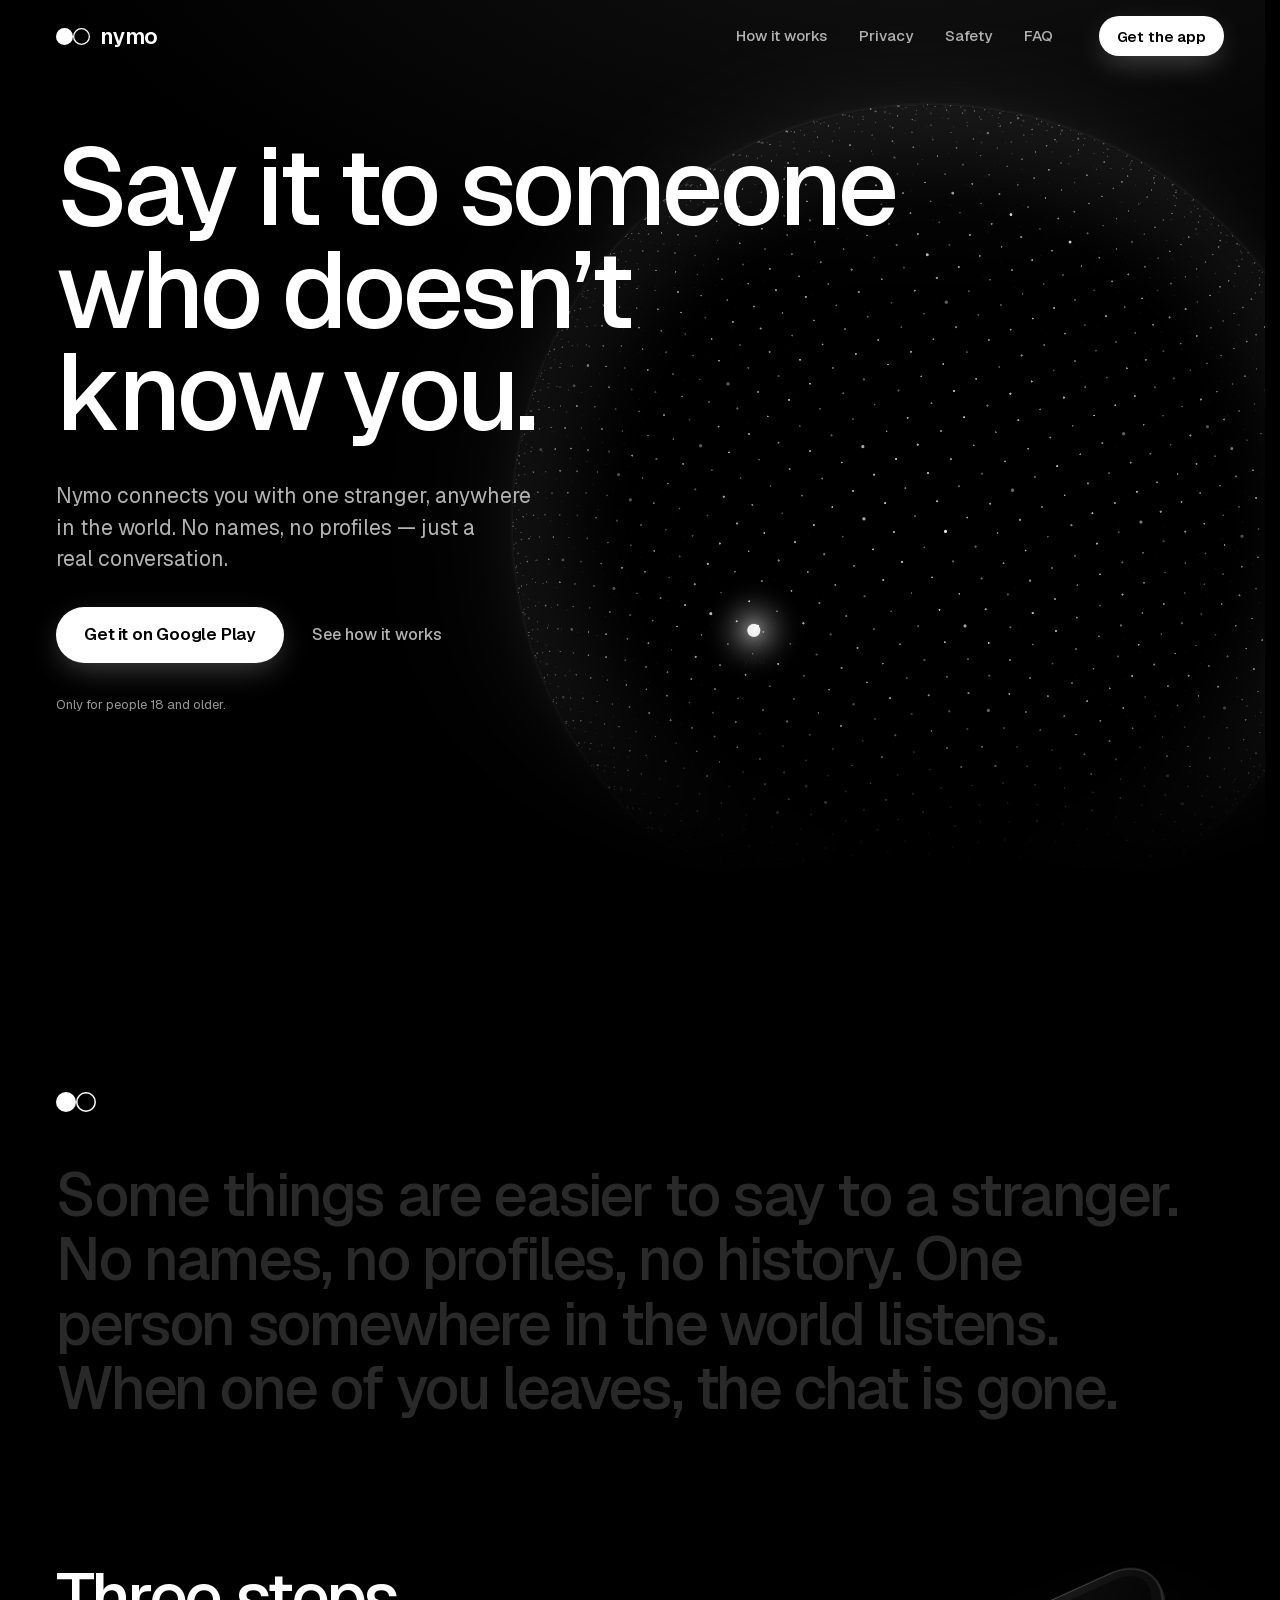
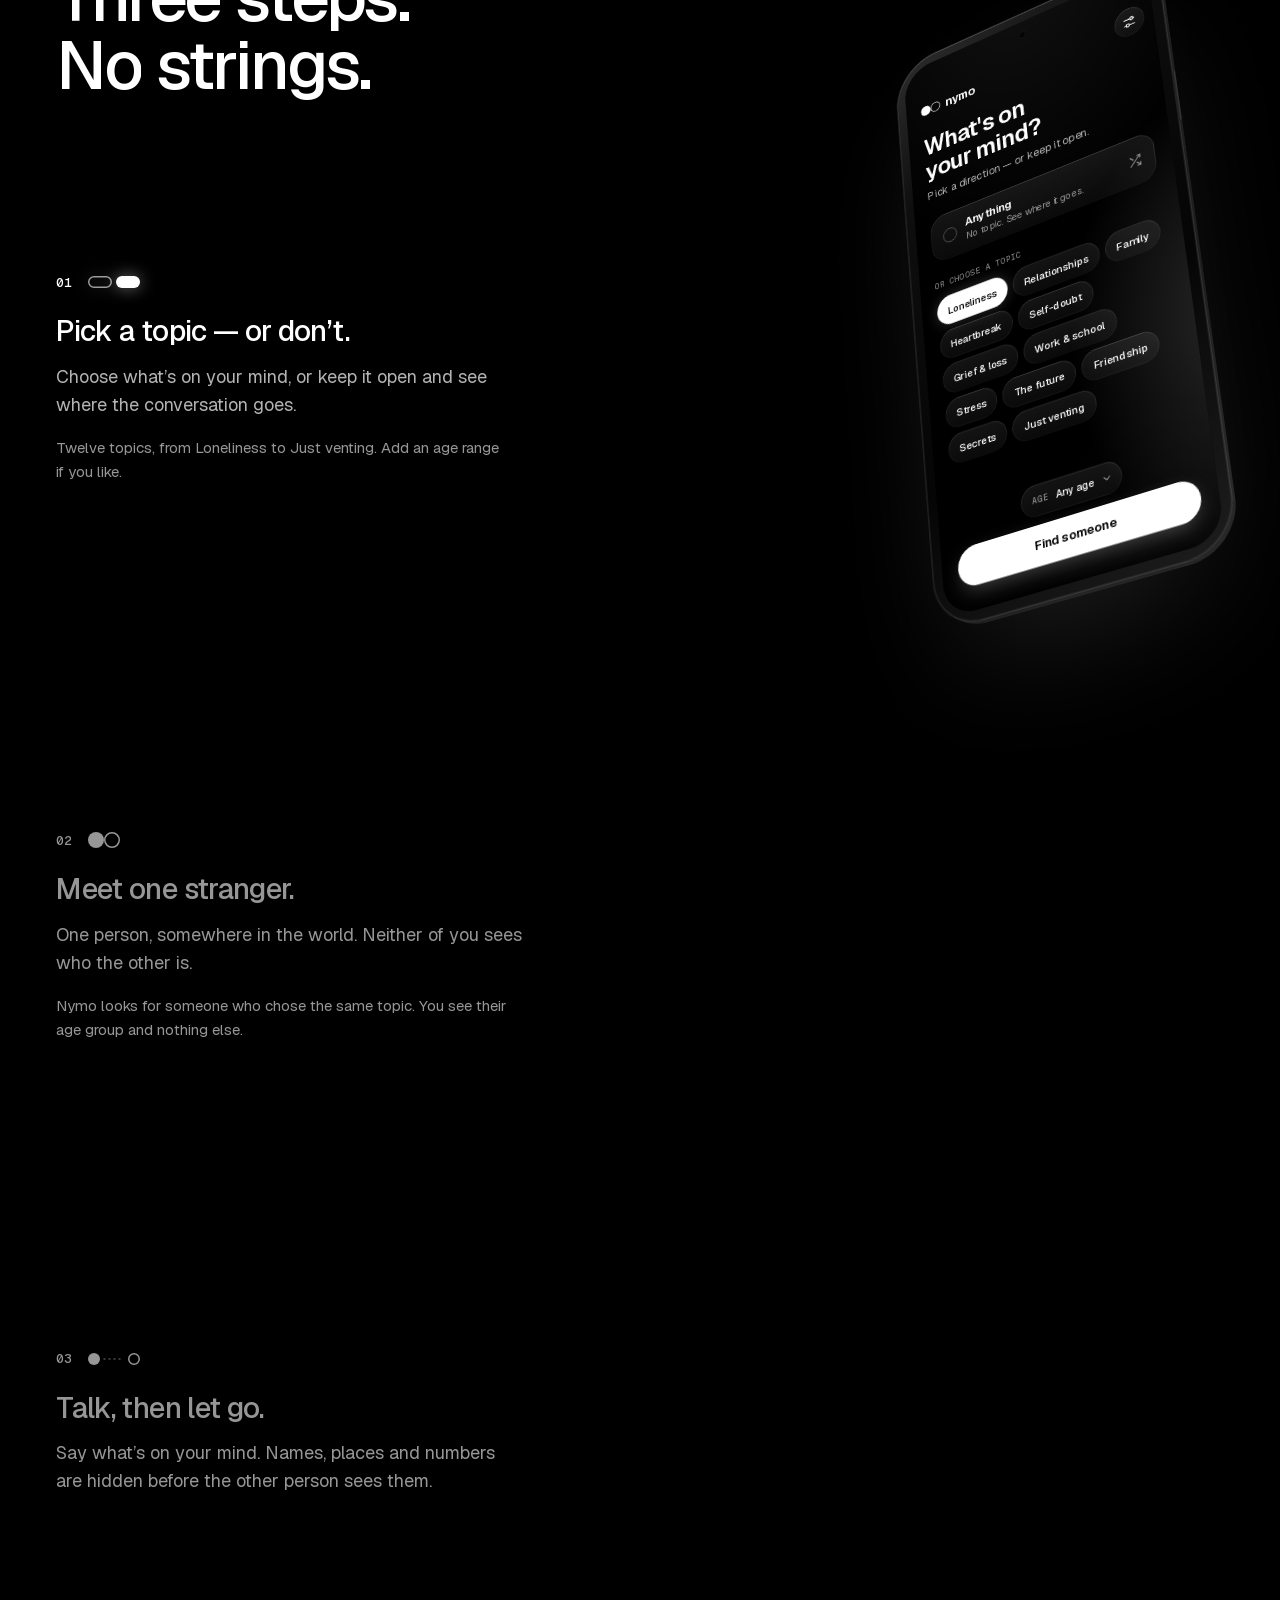
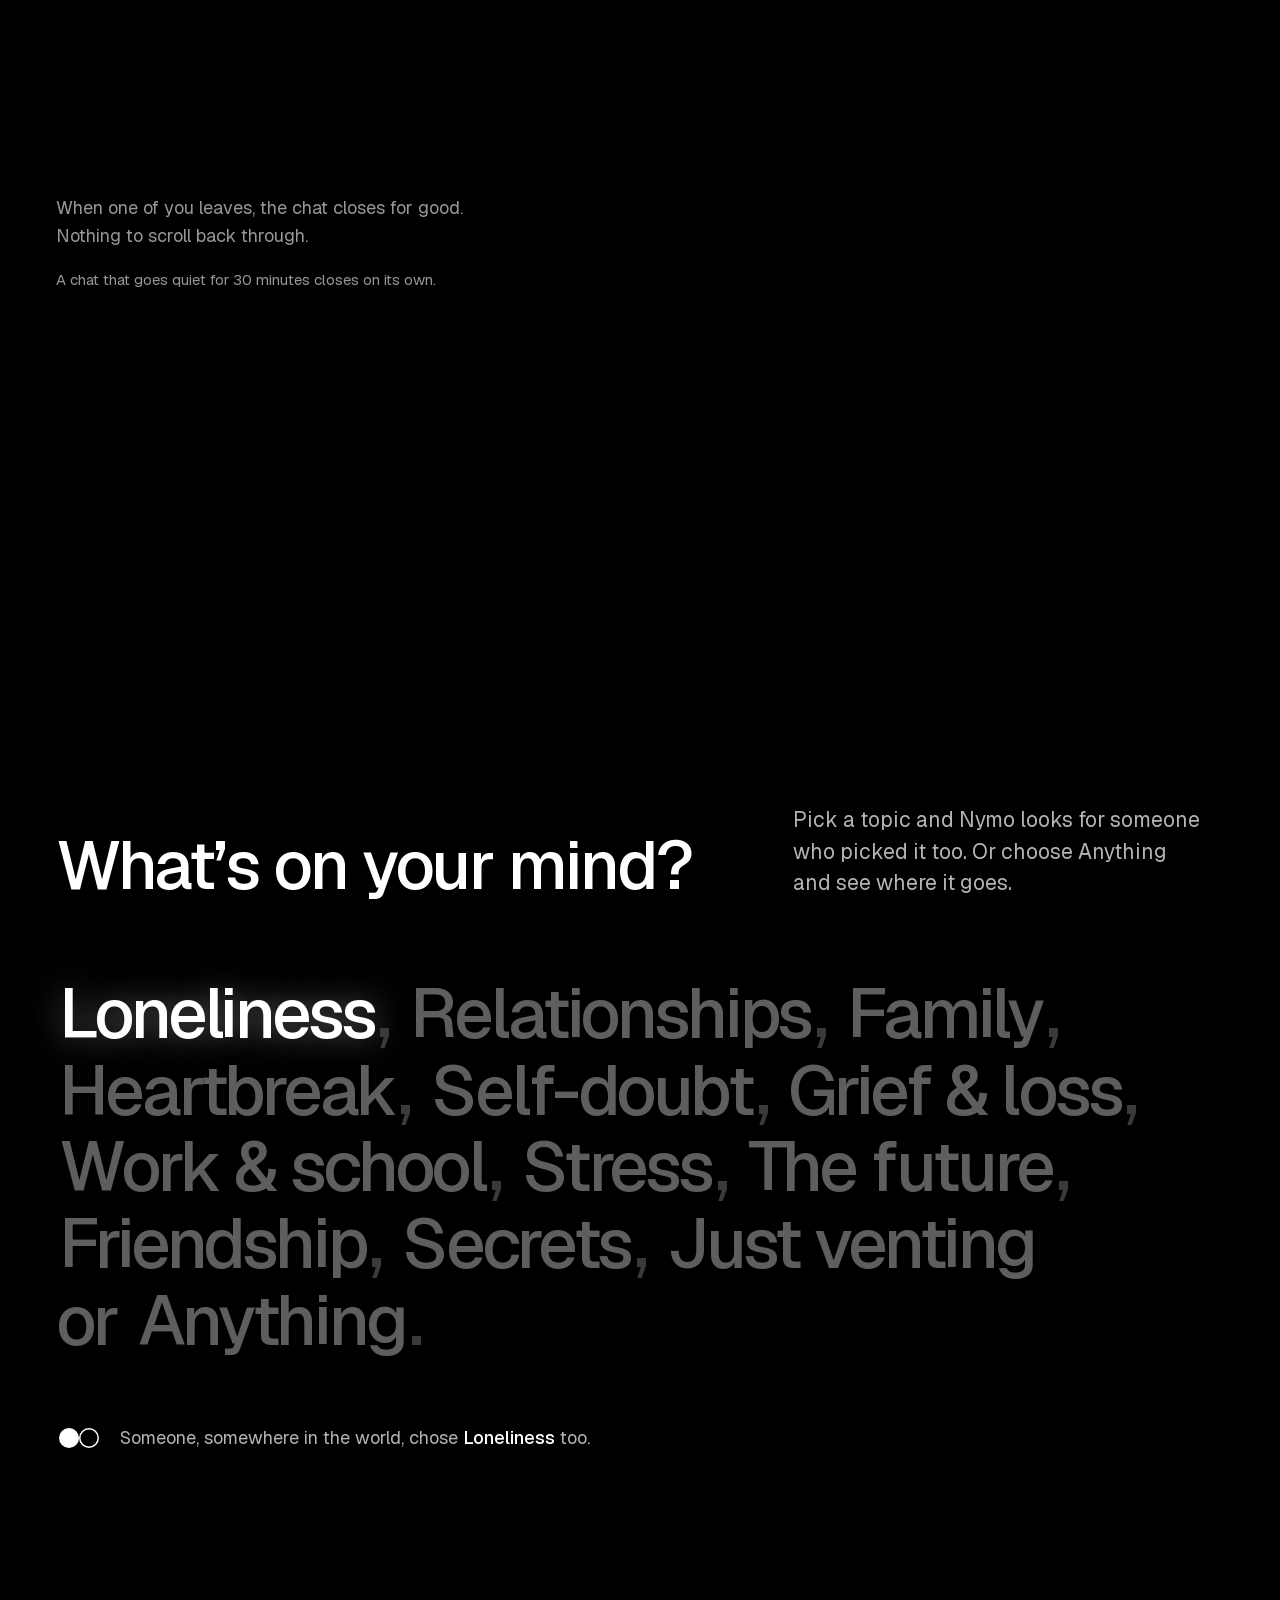
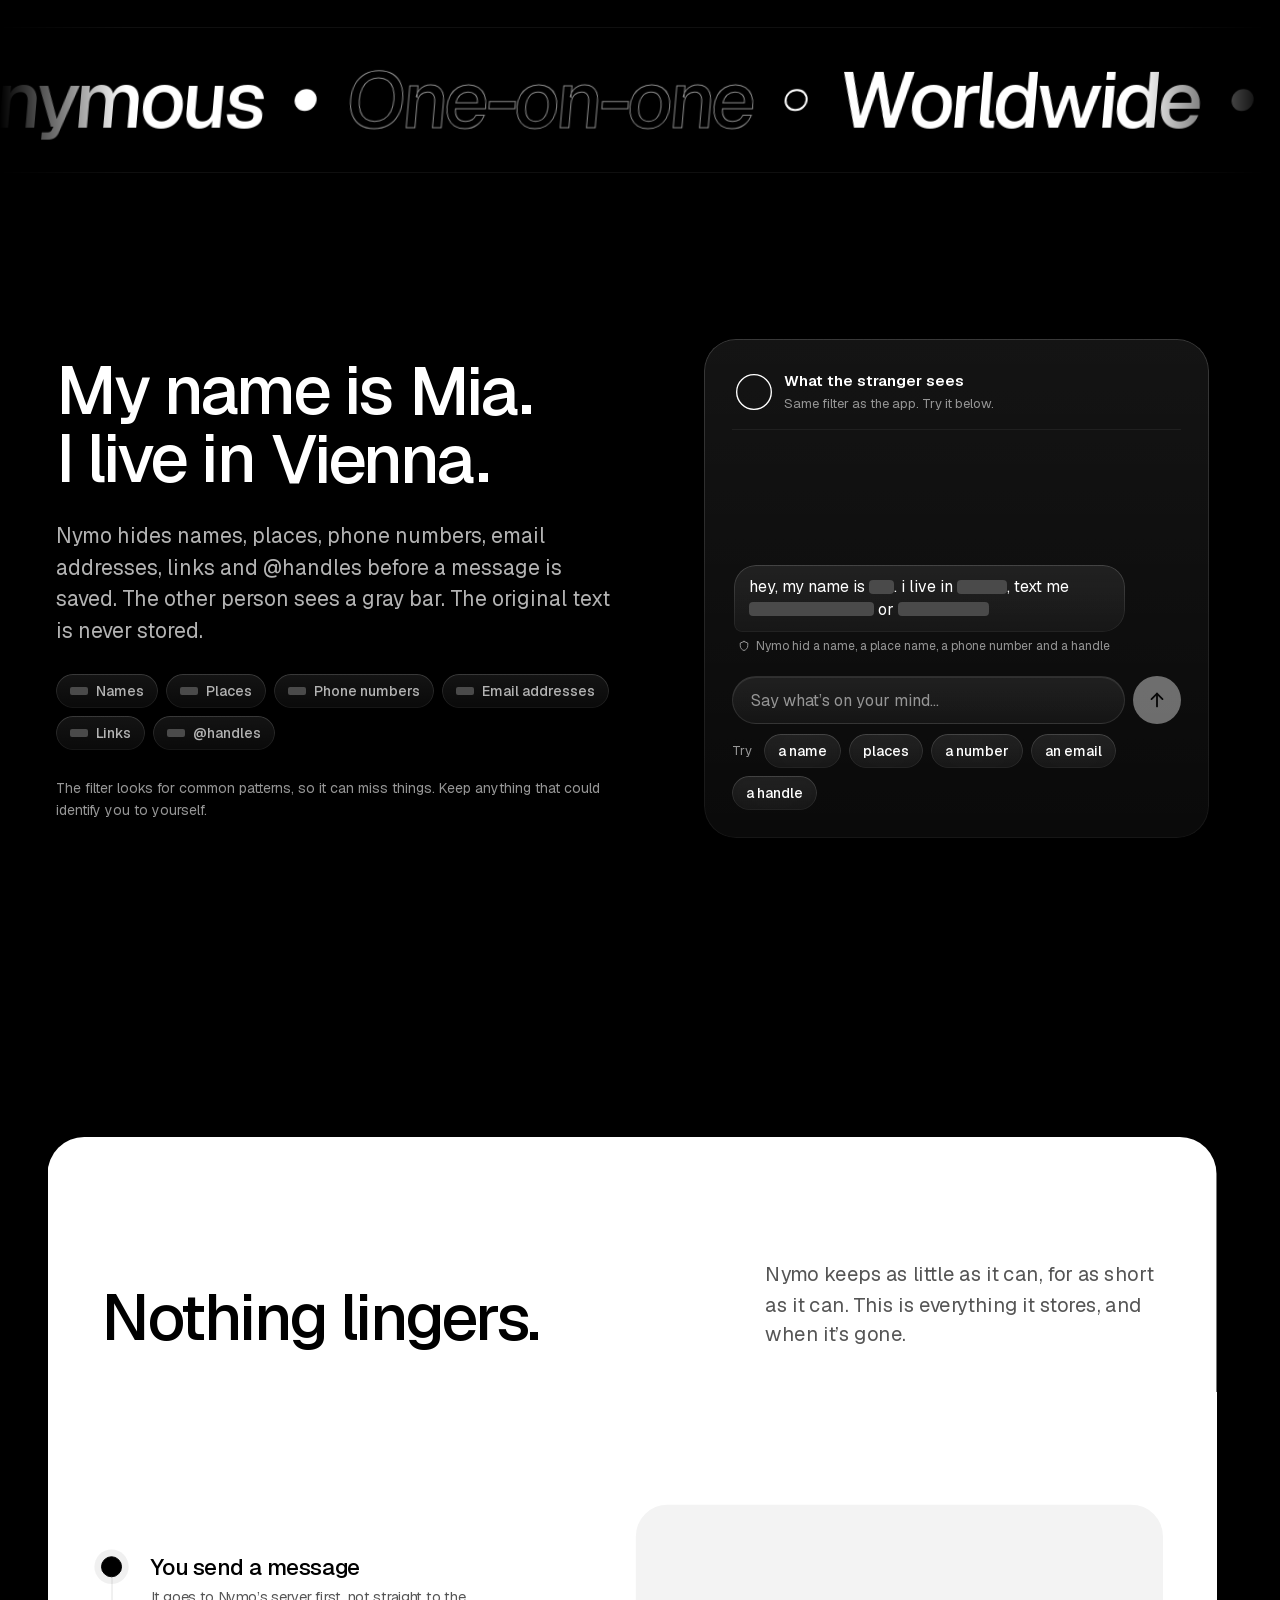
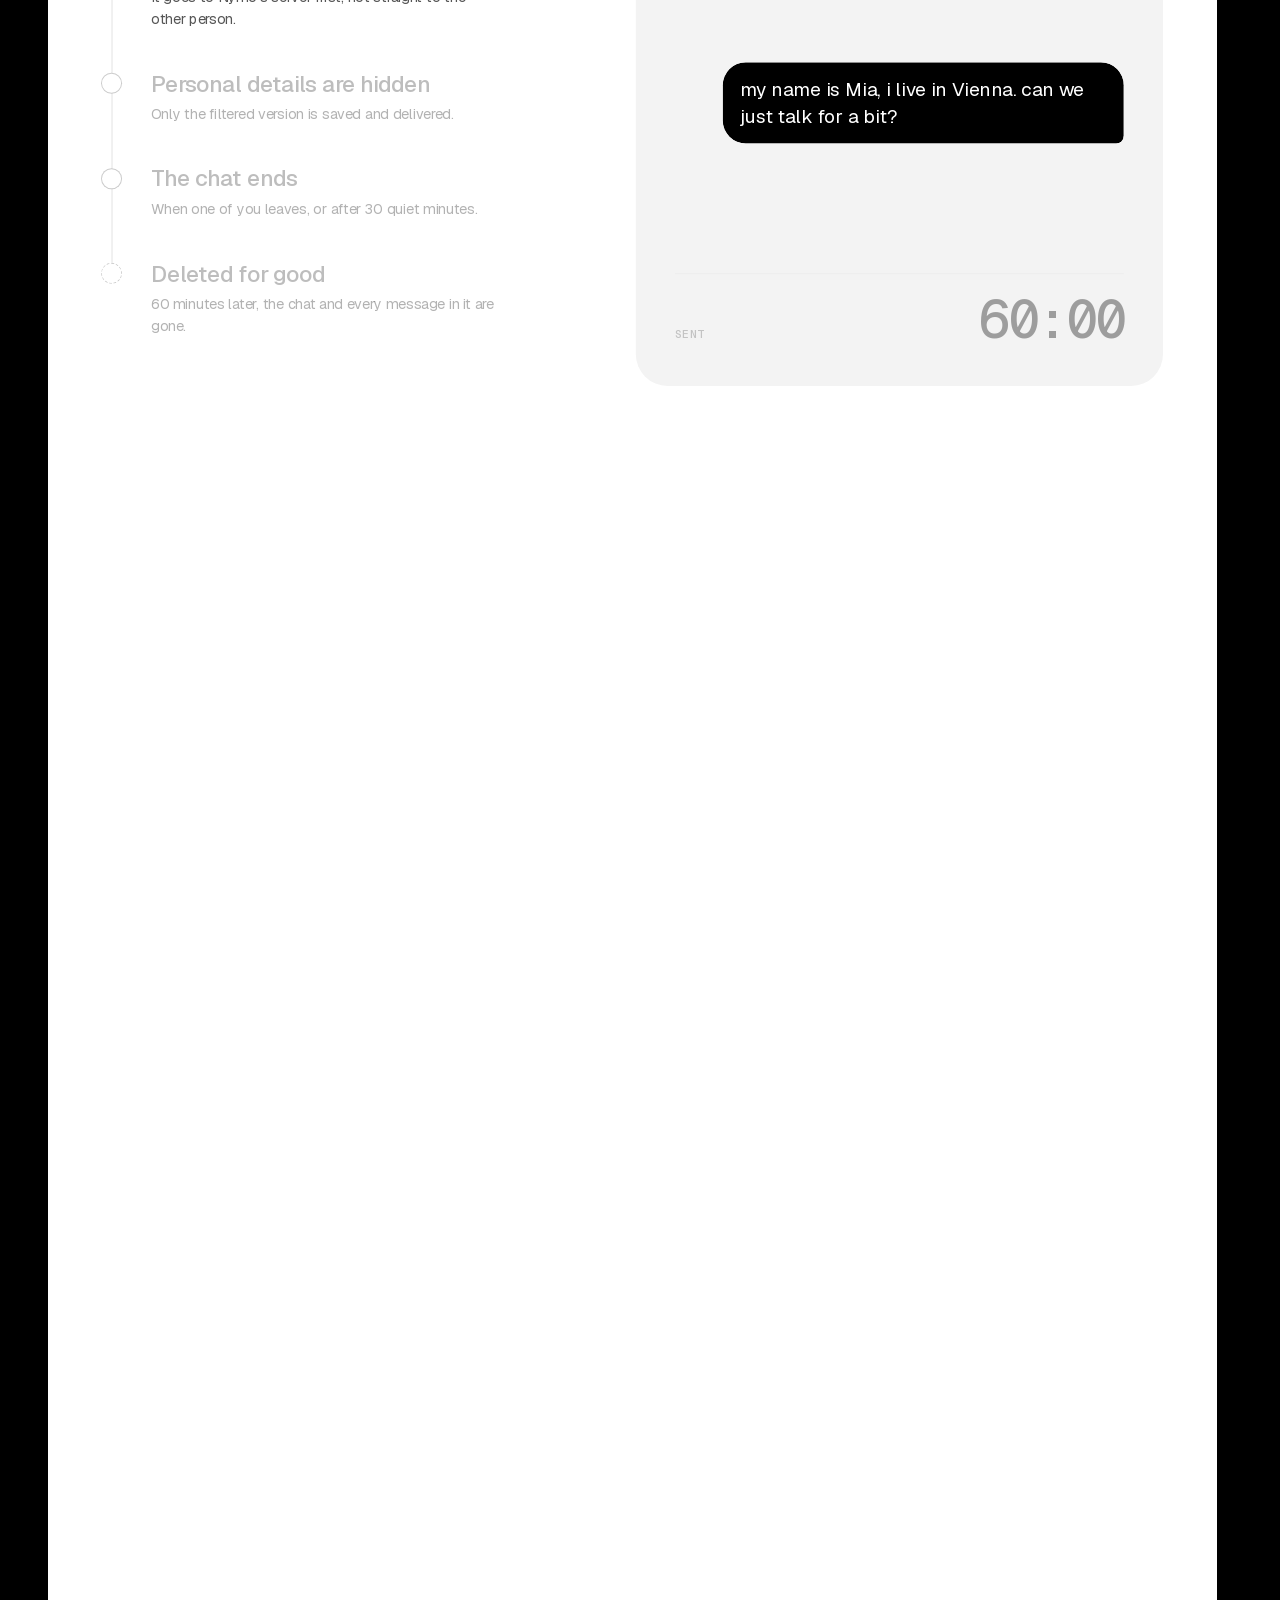
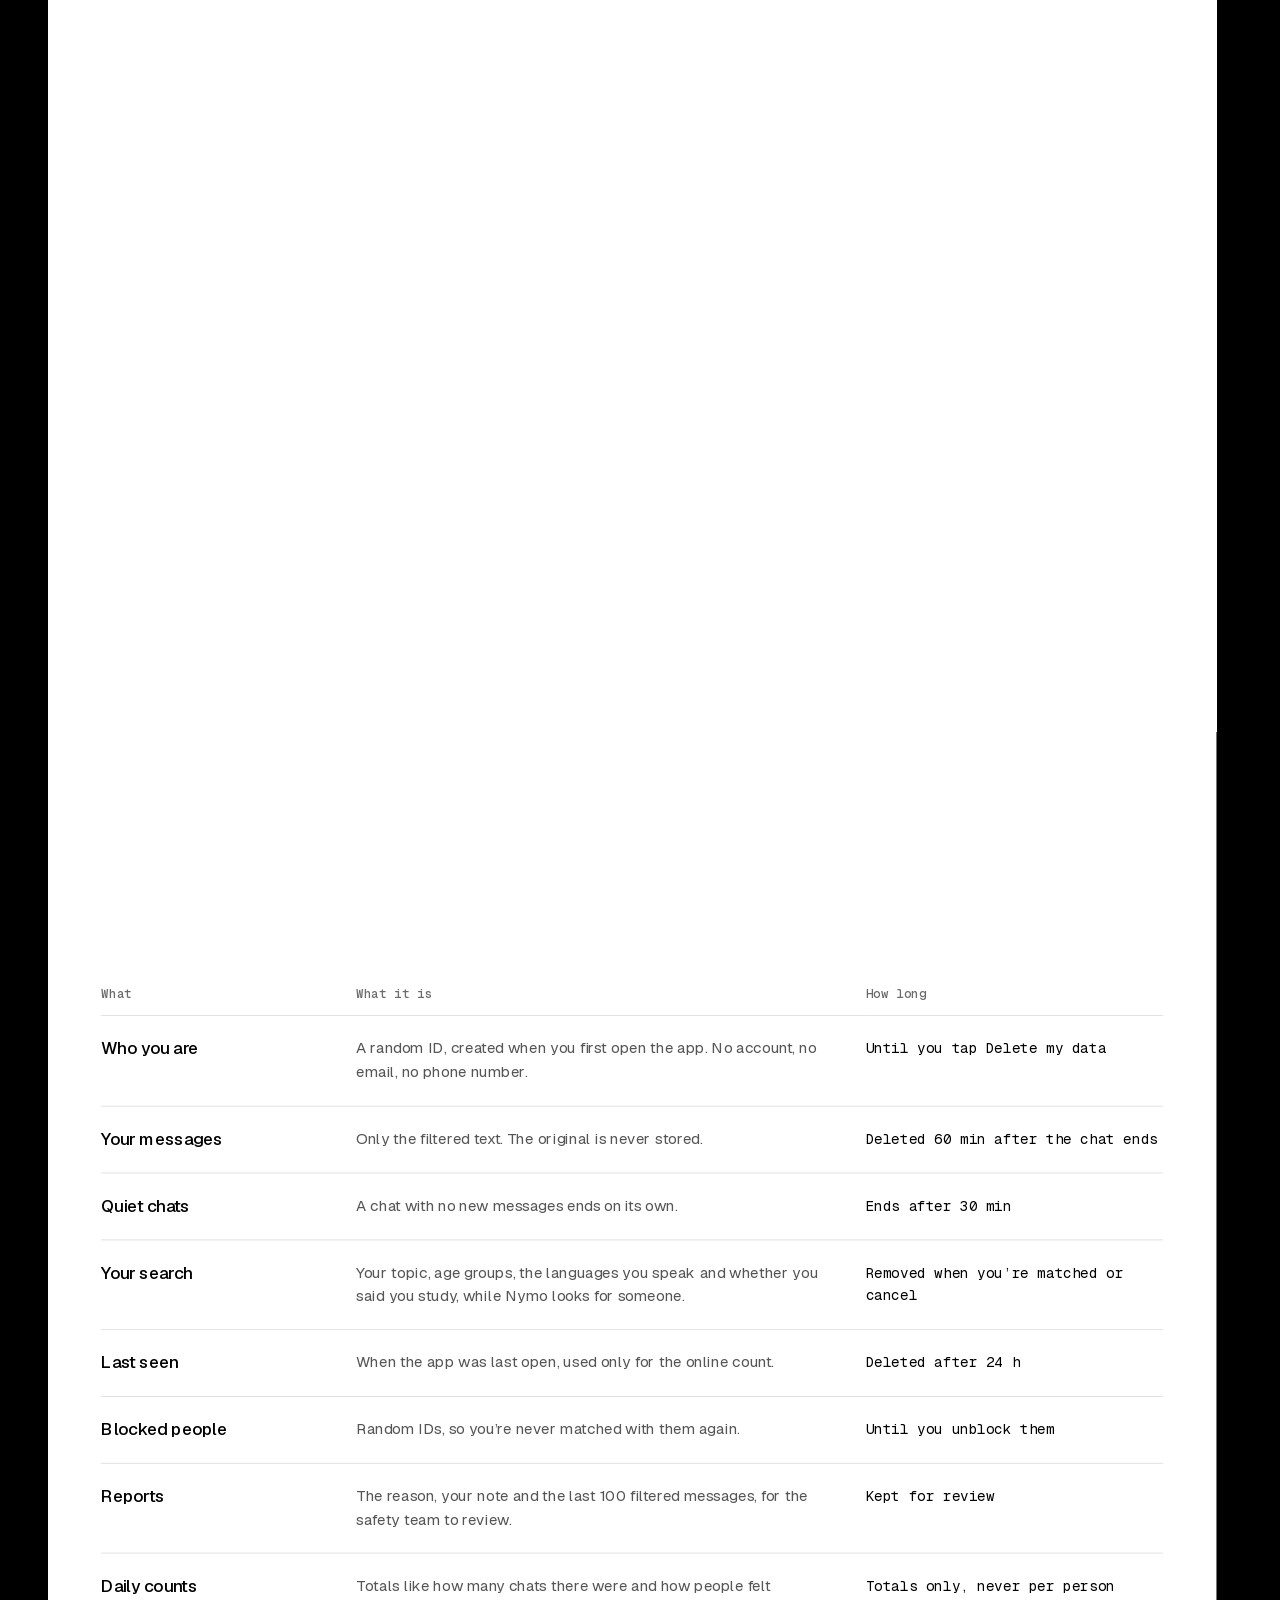
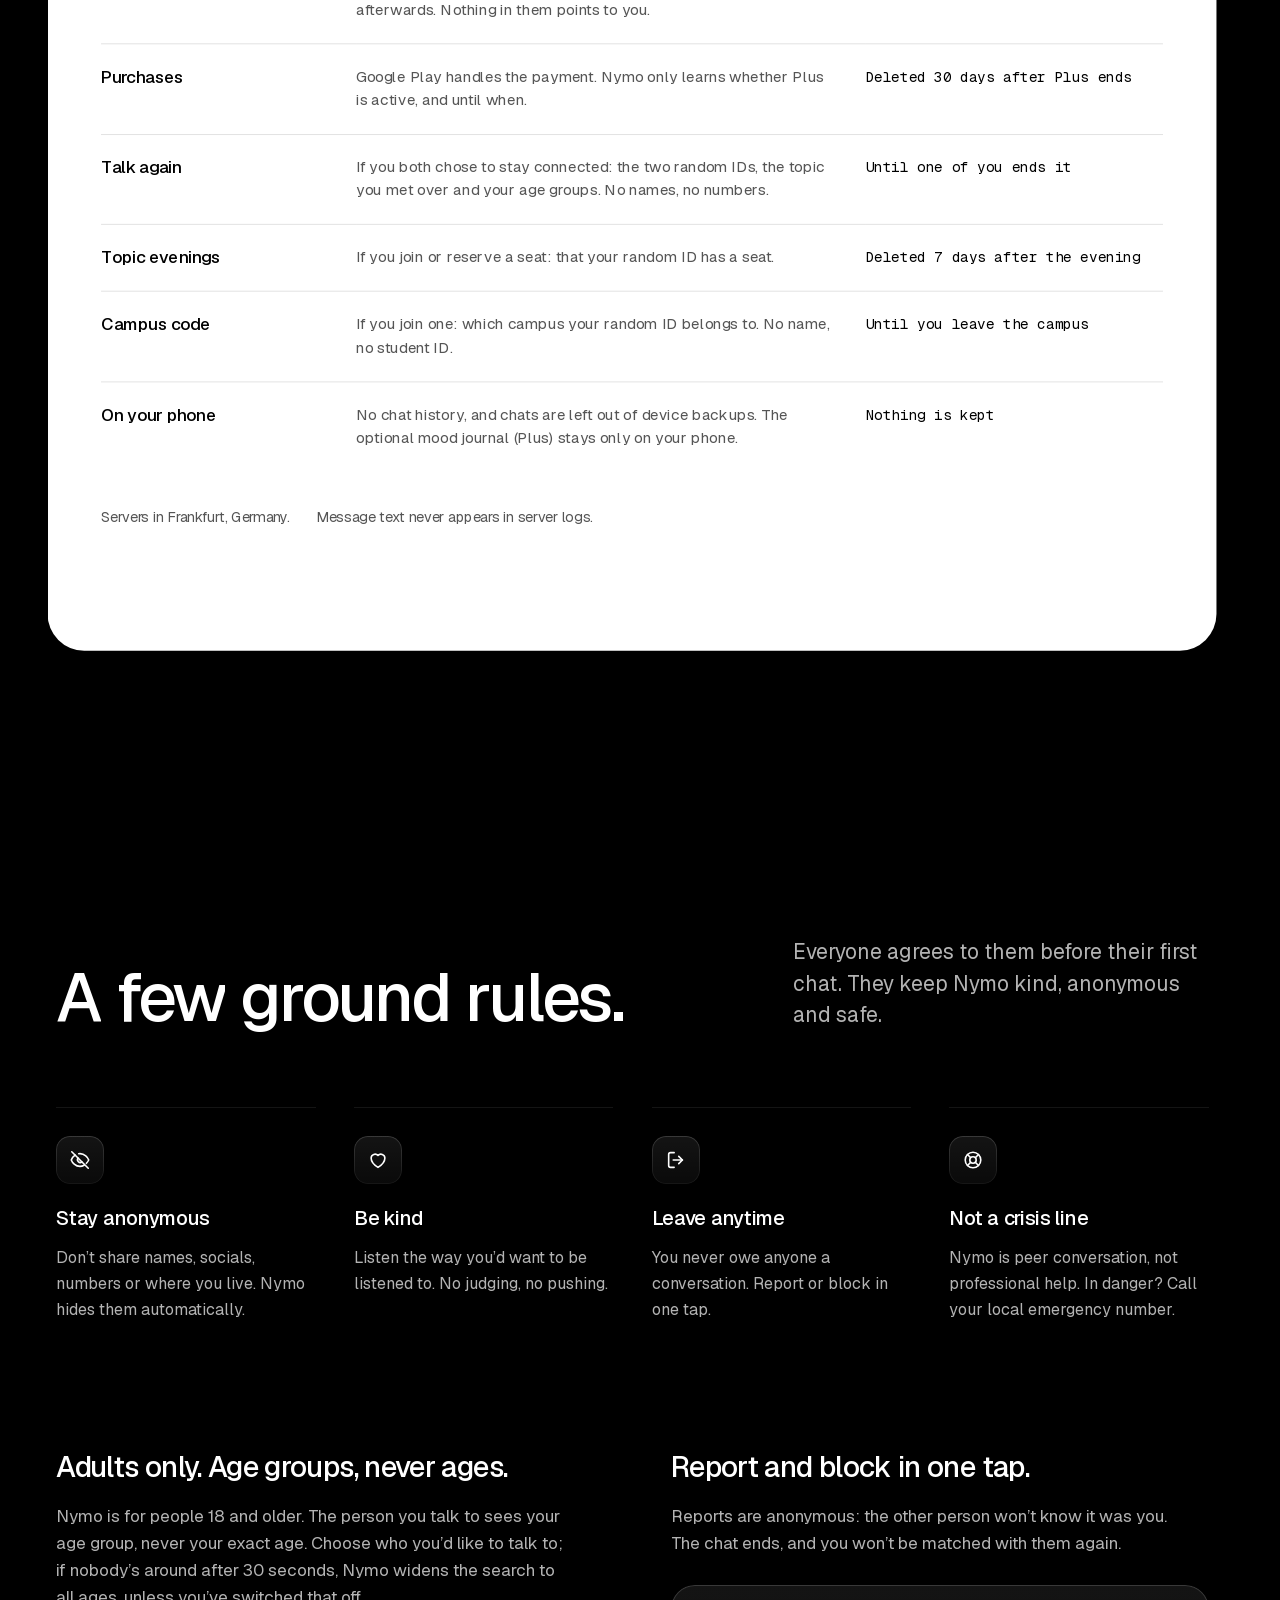
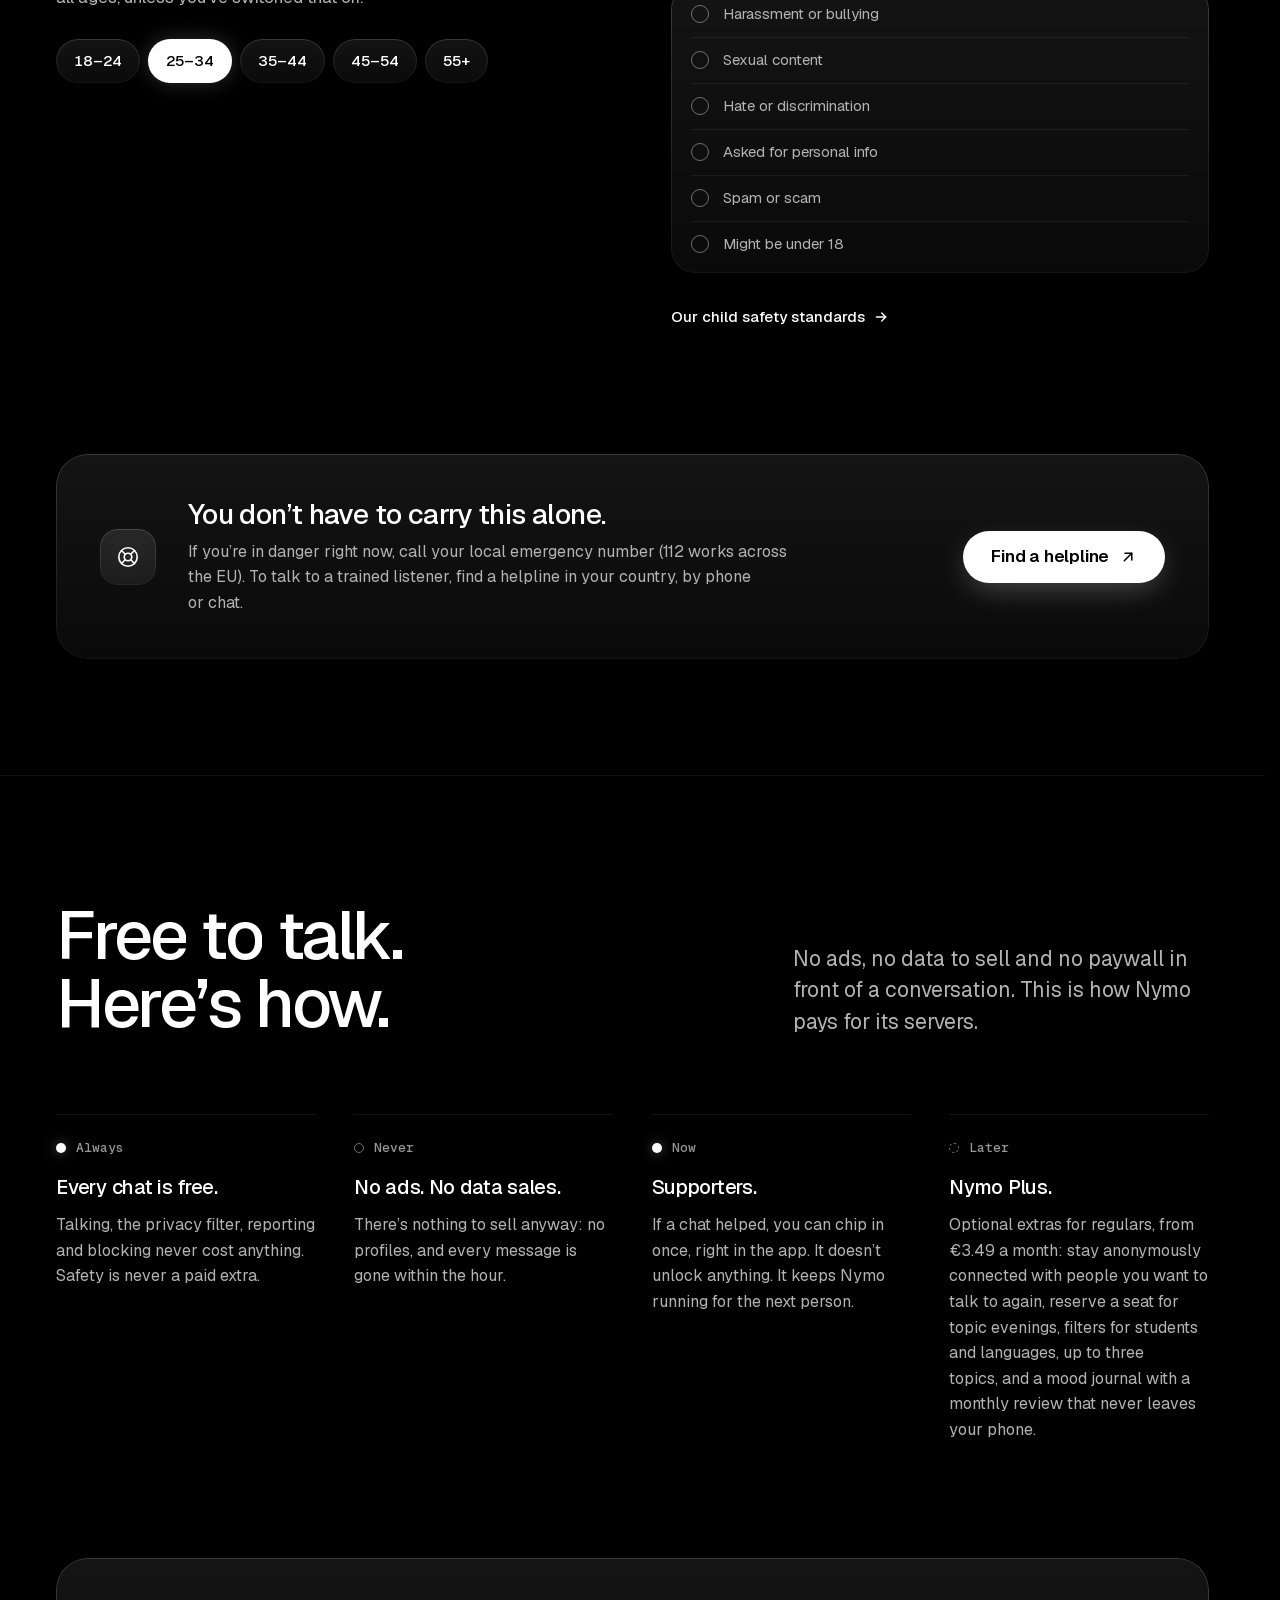
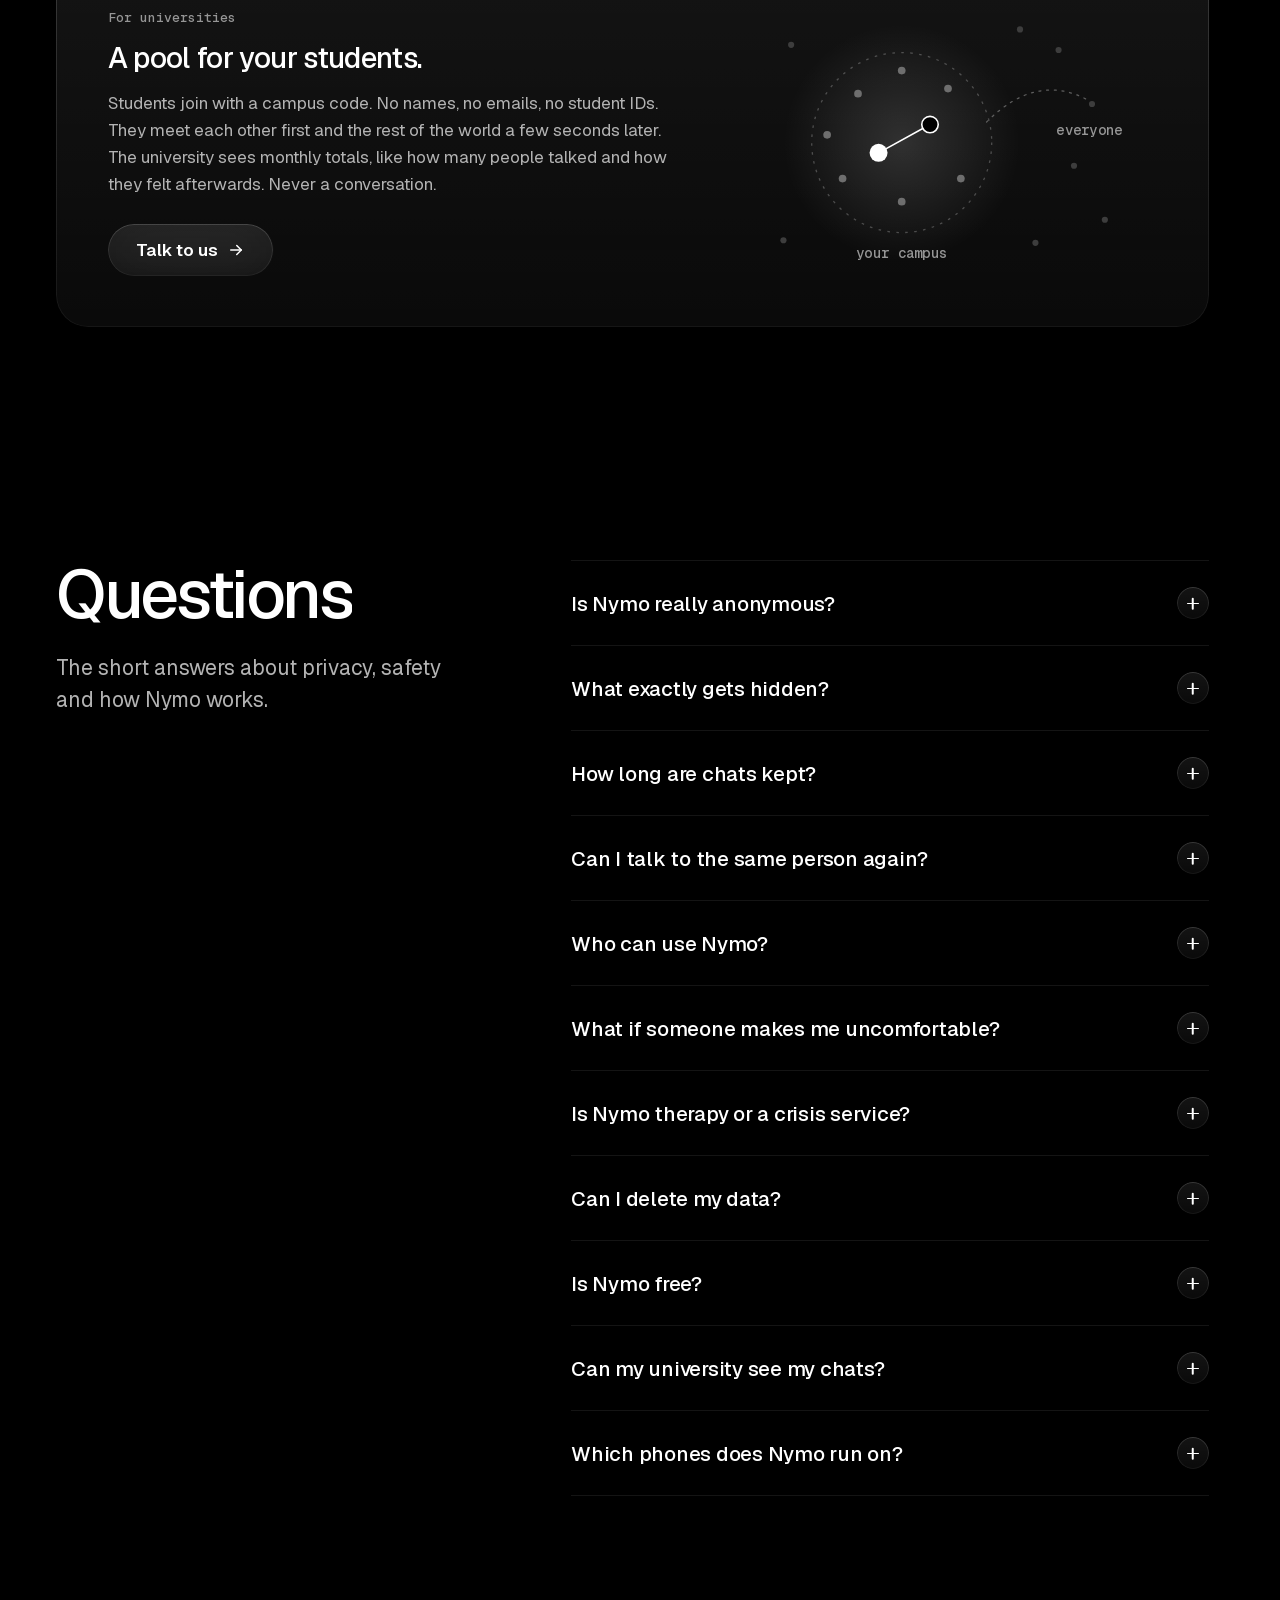
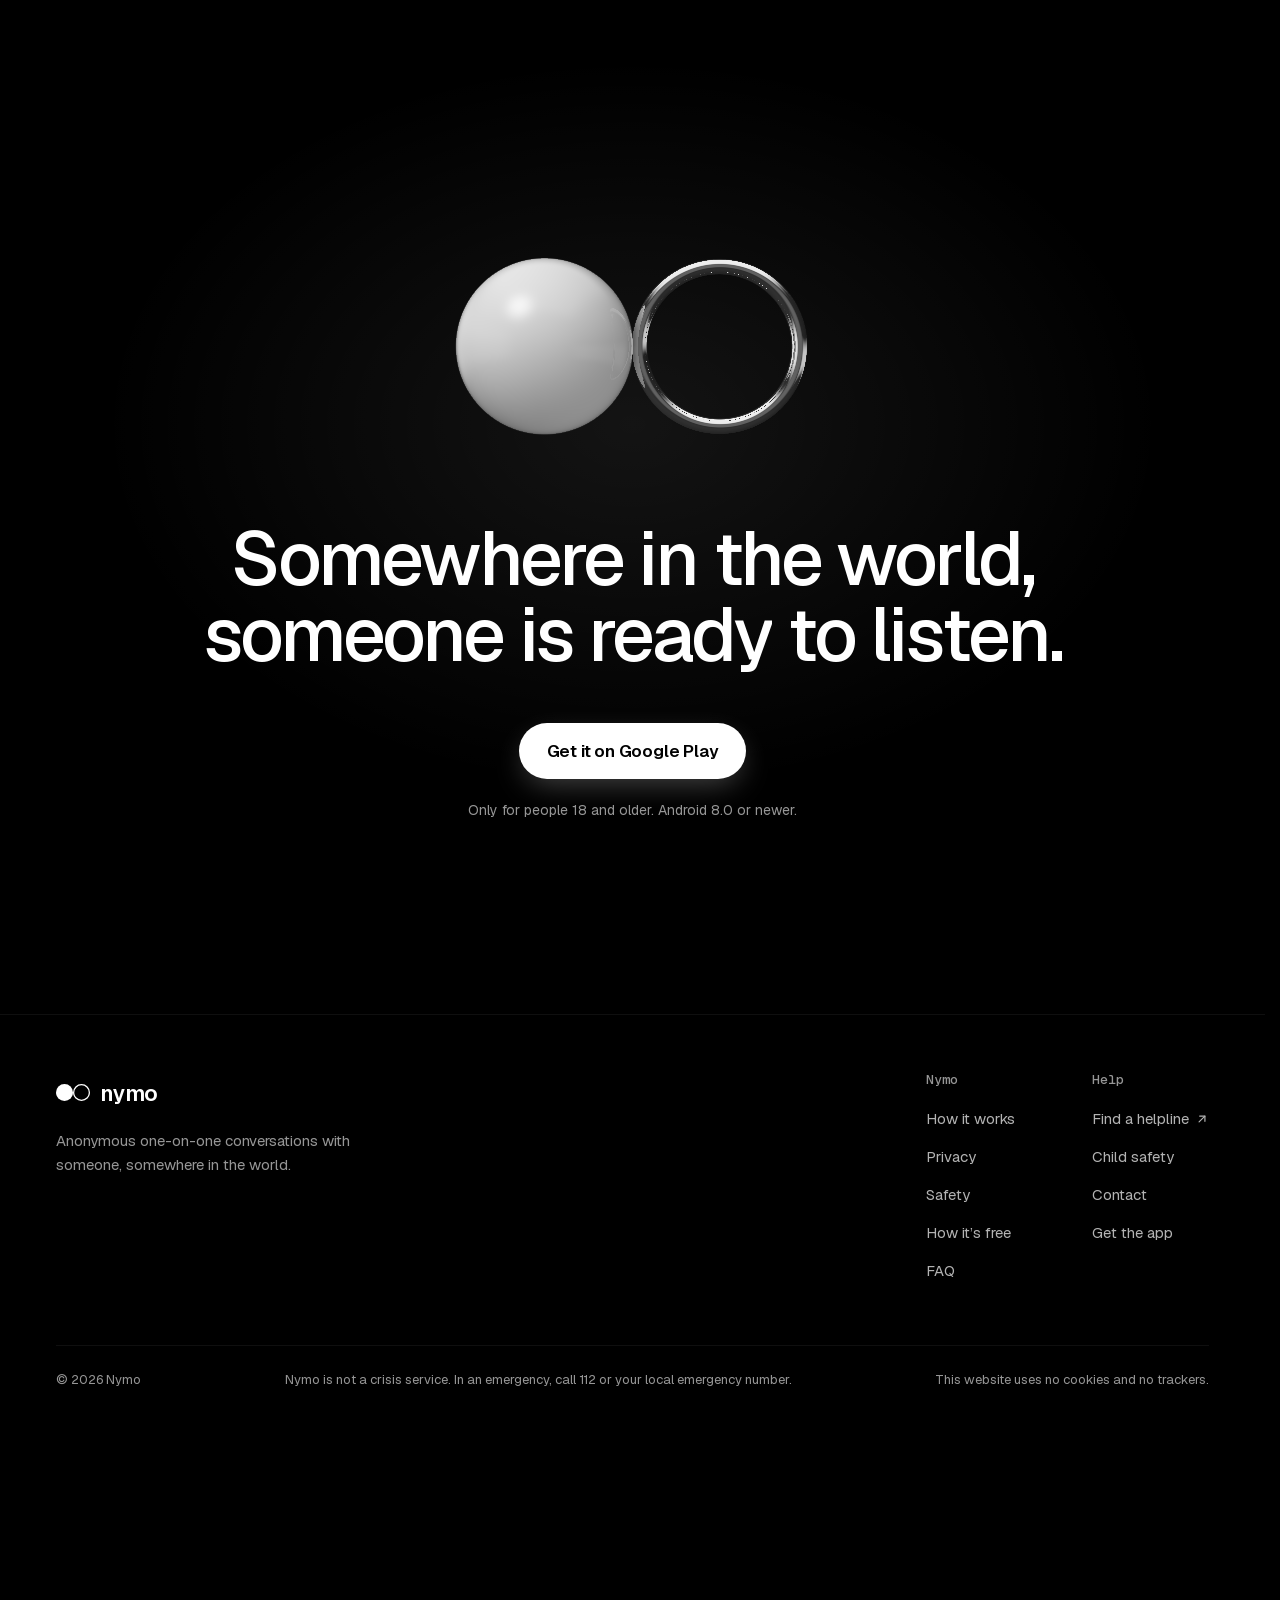
<file: index.html>
<!doctype html>
<html lang="en" class="no-js">
<head>
<meta charset="utf-8">
<meta name="viewport" content="width=device-width, initial-scale=1, viewport-fit=cover">
<title>Nymo – Say it to someone who doesn’t know you</title>
<meta name="description" content="Nymo connects you with one stranger, anywhere in the world. No names, no profiles — just a real conversation. Anonymous, one-on-one, for adults.">
<meta name="theme-color" content="#000000">
<meta name="color-scheme" content="dark">
<meta property="og:type" content="website">
<meta property="og:site_name" content="Nymo">
<meta property="og:title" content="Nymo – Say it to someone who doesn’t know you">
<meta property="og:description" content="One stranger, anywhere in the world. No names, no profiles — just a real conversation.">
<meta property="og:image" content="assets/img/og-image.png">
<meta property="og:image:width" content="1200">
<meta property="og:image:height" content="630">
<meta property="og:image:alt" content="Nymo: a white dot and a white ring joined by a thin line, with the words Say it to someone who doesn’t know you.">
<meta name="twitter:card" content="summary_large_image">
<link rel="icon" href="assets/img/favicon.svg" type="image/svg+xml">
<link rel="icon" href="assets/img/favicon-32.png" sizes="32x32" type="image/png">
<link rel="apple-touch-icon" href="assets/img/apple-touch-icon.png">
<link rel="preload" href="assets/fonts/Geist-Medium.woff2" as="font" type="font/woff2" crossorigin>
<link rel="preload" href="assets/fonts/Geist-Regular.woff2" as="font" type="font/woff2" crossorigin>
<link rel="stylesheet" href="assets/css/nymo.css">
<script>(function (c) { c.remove("no-js"); c.add("js"); try { if (!location.hash && !sessionStorage.getItem("nymo-intro") && !matchMedia("(prefers-reduced-motion: reduce)").matches) c.add("intro"); } catch (e) {} })(document.documentElement.classList);</script>
<script src="assets/js/nymo-core.js" defer></script>
<script src="assets/js/nymo-gl.js" defer></script>
<script src="assets/js/nymo.js" defer></script>
</head>
<body>
<a class="skip" href="#main">Skip to content</a>

<!-- Intro: the app's search, then the match. Plays once per visit. -->
<div class="loader" data-loader aria-hidden="true">
  <div class="loader__radar">
    <span class="loader__ring"></span>
    <span class="loader__ring loader__ring--2"></span>
    <span class="loader__ring loader__ring--3"></span>
  </div>
  <p class="loader__label"><span data-loader-label>Finding someone for you…</span></p>
</div>
<div class="loader-pair" data-loader-pair aria-hidden="true"><span class="loader-pair__you"></span><span class="loader-pair__them"></span></div>

<!-- =====================================================================
     Navigation
     ===================================================================== -->
<header class="nav" id="nav">
  <div class="wrap nav__inner">
    <a class="brand" href="#top" aria-label="Nymo, back to top">
      <svg class="brand__mark" viewBox="0 0 40 20" aria-hidden="true"><circle cx="10" cy="10" r="10" fill="#fff"/><circle cx="30" cy="10" r="9.25" fill="none" stroke="#fff" stroke-width="1.5"/></svg>
      <span class="brand__word">nymo</span>
    </a>
    <nav class="nav__links" aria-label="Main">
      <a href="#how">How it works</a>
      <a href="#privacy">Privacy</a>
      <a href="#safety">Safety</a>
      <a href="#faq">FAQ</a>
    </nav>
    <a class="btn btn--primary btn--sm nav__cta" href="https://play.google.com/store/apps/details?id=app.nymo&amp;referrer=utm_source%3Dnymo-website%26utm_medium%3Dnav%26utm_campaign%3Dwebsite" data-store="nav">Get the app</a>
    <button class="nav__menu glass" type="button" aria-label="Open menu" aria-haspopup="dialog" aria-controls="menu" data-menu-open>
      <svg width="20" height="20" viewBox="0 0 24 24" fill="none" stroke="currentColor" stroke-width="1.75" stroke-linecap="round" aria-hidden="true"><path d="M5 9h14"/><path d="M5 15h14"/></svg>
    </button>
  </div>
</header>

<dialog class="sheet" id="menu" aria-label="Menu">
  <span class="sheet__grip" aria-hidden="true"></span>
  <nav class="sheet__links glass" aria-label="Menu">
    <a href="#how">How it works<svg width="18" height="18" viewBox="0 0 24 24" fill="none" stroke="currentColor" stroke-width="2" stroke-linecap="round" stroke-linejoin="round" aria-hidden="true"><path d="M9 6l6 6-6 6"/></svg></a>
    <a href="#privacy">Privacy<svg width="18" height="18" viewBox="0 0 24 24" fill="none" stroke="currentColor" stroke-width="2" stroke-linecap="round" stroke-linejoin="round" aria-hidden="true"><path d="M9 6l6 6-6 6"/></svg></a>
    <a href="#safety">Safety<svg width="18" height="18" viewBox="0 0 24 24" fill="none" stroke="currentColor" stroke-width="2" stroke-linecap="round" stroke-linejoin="round" aria-hidden="true"><path d="M9 6l6 6-6 6"/></svg></a>
    <a href="#faq">FAQ<svg width="18" height="18" viewBox="0 0 24 24" fill="none" stroke="currentColor" stroke-width="2" stroke-linecap="round" stroke-linejoin="round" aria-hidden="true"><path d="M9 6l6 6-6 6"/></svg></a>
  </nav>
  <a class="btn btn--primary sheet__cta" href="https://play.google.com/store/apps/details?id=app.nymo&amp;referrer=utm_source%3Dnymo-website%26utm_medium%3Dmenu%26utm_campaign%3Dwebsite" data-store="menu">Get it on Google Play</a>
  <button class="btn btn--glass glass sheet__close" type="button" data-menu-close>Close</button>
</dialog>

<main id="main">

<!-- =====================================================================
     Hero
     ===================================================================== -->
<section class="hero" id="top" aria-labelledby="hero-title">
  <div class="hero__sky" aria-hidden="true">
    <canvas class="hero__field"></canvas>
    <canvas class="hero__globe" data-globe></canvas>
    <svg class="hero__pair" xmlns="http://www.w3.org/2000/svg">
      <defs>
        <radialGradient id="sky-glow">
          <stop offset="0" stop-color="#fff" stop-opacity="0.2"/>
          <stop offset="1" stop-color="#fff" stop-opacity="0"/>
        </radialGradient>
      </defs>
      <line class="pair__line" x1="0" y1="0" x2="0" y2="0" pathLength="1" stroke-dasharray="1"/>
      <g class="pair__you">
        <g class="pair__pop">
          <circle class="pair__halo" r="70"/>
          <circle class="pair__orbit" r="24"/>
          <circle class="pair__dot" r="8"/>
        </g>
      </g>
      <g class="pair__them">
        <g class="pair__pop">
          <circle class="pair__halo" r="70"/>
          <circle class="pair__orbit" r="24"/>
          <circle class="pair__ring" r="7.4"/>
        </g>
      </g>
    </svg>
    <span class="pair-label pair-label--you">you</span>
    <span class="pair-label pair-label--them">someone, somewhere</span>
  </div>

  <div class="wrap hero__inner">
    <div class="hero__space" aria-hidden="true"></div>
    <h1 class="hero__title" id="hero-title">
      <span class="line"><span style="--i:0">Say it to someone</span></span>
      <span class="line"><span style="--i:1">who doesn’t</span></span>
      <span class="line"><span style="--i:2">know you.</span></span>
    </h1>
    <div class="hero__foot">
      <p class="hero__lede" style="--i:0">Nymo connects you with one stranger, anywhere in the world. No names, no profiles — just a real conversation.</p>
      <div class="hero__actions" style="--i:1">
        <a class="btn btn--primary" href="https://play.google.com/store/apps/details?id=app.nymo&amp;referrer=utm_source%3Dnymo-website%26utm_medium%3Dhero%26utm_campaign%3Dwebsite" data-store="hero" data-magnetic>Get it on Google Play</a>
        <a class="text-link" href="#how">See how it works</a>
      </div>
      <p class="hero__note" style="--i:2">Only for people 18 and older.</p>
    </div>
  </div>
  <p class="hero__hint" aria-hidden="true"><span class="hero__hint-dot"></span>Drag the globe</p>
</section>

<!-- =====================================================================
     Manifesto — lights up word by word while scrolling
     ===================================================================== -->
<section class="manifest" aria-labelledby="manifest-title">
  <div class="wrap">
    <h2 class="sr" id="manifest-title">Why Nymo</h2>
    <svg class="manifest__mark" viewBox="0 0 40 20" aria-hidden="true"><circle cx="10" cy="10" r="10" fill="#fff"/><circle cx="30" cy="10" r="9.25" fill="none" stroke="#fff" stroke-width="1.5"/></svg>
    <p class="manifest__text" data-manifest>Some things are easier to say to a stranger. No names, no profiles, no history. One person somewhere in the world listens. When one of you leaves, the chat is gone.</p>
  </div>
</section>

<!-- =====================================================================
     How it works
     ===================================================================== -->
<section class="how" id="how" aria-labelledby="how-title">
  <div class="wrap how__grid">
    <header class="how__head">
      <h2 class="h2" id="how-title" data-reveal>Three steps.<br>No strings.</h2>
    </header>

    <ol class="steps" role="list">
      <li class="step is-active" data-step="home">
        <div class="step__trigger is-active" data-trigger="home">
          <div class="step__meta">
            <span class="step__num">01</span>
            <svg class="step__glyph" viewBox="0 0 52 20" width="52" height="20" aria-hidden="true"><rect x="0.75" y="4.75" width="22.5" height="10.5" rx="5.25" fill="none" stroke="currentColor" stroke-opacity="0.6" stroke-width="1.5"/><rect x="28" y="4" width="24" height="12" rx="6" fill="currentColor"/></svg>
          </div>
          <h3 class="h3">Pick a topic — or don’t.</h3>
          <p class="step__text">Choose what’s on your mind, or keep it open and see where the conversation goes.</p>
          <p class="step__detail">Twelve topics, from Loneliness to Just venting. Add an age range if you like.</p>
        </div>
      </li>
      <li class="step" data-step="match">
        <div class="step__trigger" data-trigger="match">
          <div class="step__meta">
            <span class="step__num">02</span>
            <svg class="step__glyph" viewBox="0 0 32 20" width="32" height="20" aria-hidden="true"><circle cx="8" cy="10" r="8" fill="currentColor"/><circle cx="24" cy="10" r="7.25" fill="none" stroke="currentColor" stroke-width="1.5"/></svg>
          </div>
          <h3 class="h3">Meet one stranger.</h3>
          <p class="step__text">One person, somewhere in the world. Neither of you sees who the other is.</p>
          <p class="step__detail">Nymo looks for someone who chose the same topic. You see their age group and nothing else.</p>
        </div>
      </li>
      <li class="step" data-step="talk">
        <div class="step__trigger step__trigger--short" data-trigger="chat">
          <div class="step__meta">
            <span class="step__num">03</span>
            <svg class="step__glyph" viewBox="0 0 52 20" width="52" height="20" aria-hidden="true"><circle cx="6" cy="10" r="6" fill="currentColor"/><line x1="16" y1="10" x2="36" y2="10" stroke="currentColor" stroke-opacity="0.5" stroke-width="1.5" stroke-linecap="round" stroke-dasharray="1 4"/><circle cx="46" cy="10" r="5.25" fill="none" stroke="currentColor" stroke-width="1.5"/></svg>
          </div>
          <h3 class="h3">Talk, then let go.</h3>
          <p class="step__text">Say what’s on your mind. Names, places and numbers are hidden before the other person sees them.</p>
        </div>
        <div class="step__trigger step__trigger--short" data-trigger="ended">
          <p class="step__text">When one of you leaves, the chat closes for good. Nothing to scroll back through.</p>
          <p class="step__detail">A chat that goes quiet for 30 minutes closes on its own.</p>
        </div>
      </li>
    </ol>

    <div class="device-col">
      <div class="device" role="img" aria-label="The Nymo app: picking a topic, finding someone, chatting with a hidden place name, and the closed chat.">
        <span class="device__edge" aria-hidden="true" style="--z:1"></span>
        <span class="device__edge" aria-hidden="true" style="--z:2"></span>
        <span class="device__edge" aria-hidden="true" style="--z:3"></span>
        <span class="device__edge" aria-hidden="true" style="--z:4"></span>
        <span class="device__edge" aria-hidden="true" style="--z:5"></span>
        <span class="device__edge" aria-hidden="true" style="--z:6"></span>
        <span class="device__glare" aria-hidden="true"></span>
        <div class="device__screens" data-screens>

          <!-- 01 · Pick a topic -->
          <div class="screen-wrap is-active" data-screen="home" aria-hidden="true">
            <div class="screen">
              <div class="a-top">
                <span class="a-brand"><svg width="32" height="16" viewBox="0 0 40 20"><circle cx="10" cy="10" r="10" fill="#fff"/><circle cx="30" cy="10" r="9.25" fill="none" stroke="#fff" stroke-width="1.5"/></svg>nymo</span>
                <span class="a-iconbtn glass"><svg width="22" height="22" viewBox="0 0 24 24" fill="none" stroke="currentColor" stroke-width="1.75" stroke-linecap="round"><path d="M4 7h9"/><path d="M19 7h1"/><circle cx="16" cy="7" r="2.5"/><path d="M4 17h2"/><path d="M12 17h8"/><circle cx="9" cy="17" r="2.5"/></svg></span>
              </div>
              <div class="a-intro">
                <div class="a-h1">What's on<br>your mind?</div>
                <div class="a-sub">Pick a direction — or keep it open.</div>
              </div>
              <div class="a-any glass">
                <span class="a-radio"></span>
                <span class="a-any__txt"><span class="a-any__t">Anything</span><span class="a-any__s">No topic. See where it goes.</span></span>
                <svg width="20" height="20" viewBox="0 0 24 24" fill="none" stroke="#969696" stroke-width="1.75" stroke-linecap="round" stroke-linejoin="round"><path d="M16 3h5v5"/><path d="M4 20L21 3"/><path d="M21 16v5h-5"/><path d="M15 15l6 6"/><path d="M4 4l5 5"/></svg>
              </div>
              <div class="a-topics">
                <div class="a-label">Or choose a topic</div>
                <div class="a-chips">
                  <span class="a-chip is-on">Loneliness</span><span class="a-chip glass">Relationships</span><span class="a-chip glass">Family</span><span class="a-chip glass">Heartbreak</span><span class="a-chip glass">Self-doubt</span><span class="a-chip glass">Grief &amp; loss</span><span class="a-chip glass">Work &amp; school</span><span class="a-chip glass">Stress</span><span class="a-chip glass">The future</span><span class="a-chip glass">Friendship</span><span class="a-chip glass">Secrets</span><span class="a-chip glass">Just venting</span>
                </div>
              </div>
              <div class="a-bottom">
                <span class="a-pill glass"><span class="a-label a-label--s">Age</span>Any age<svg width="16" height="16" viewBox="0 0 24 24" fill="none" stroke="#969696" stroke-width="2" stroke-linecap="round" stroke-linejoin="round"><path d="M6 9l6 6 6-6"/></svg></span>
                <span class="a-primary">Find someone</span>
              </div>
            </div>
          </div>

          <!-- 02 · Searching -->
          <div class="screen-wrap" data-screen="search" aria-hidden="true">
            <div class="screen">
              <div class="a-top a-top--center">
                <span class="a-pill a-pill--s glass"><span class="a-label a-label--s">Topic</span>Loneliness</span>
              </div>
              <div class="a-radar">
                <svg width="390" height="340" viewBox="0 0 390 360">
                  <circle cx="290.3" cy="125" r="3.5" fill="none" stroke="#fff" stroke-opacity="0.5" stroke-width="1.25"/>
                  <circle cx="44.6" cy="125.3" r="3.5" fill="none" stroke="#fff" stroke-opacity="0.2" stroke-width="1.25"/>
                  <circle cx="165" cy="232" r="3.5" fill="none" stroke="#fff" stroke-opacity="0.2" stroke-width="1.25"/>
                  <circle cx="275" cy="318.6" r="3.5" fill="none" stroke="#fff" stroke-opacity="0.2" stroke-width="1.25"/>
                  <circle cx="157.4" cy="76.6" r="3.5" fill="none" stroke="#fff" stroke-opacity="0.2" stroke-width="1.25"/>
                  <circle cx="275" cy="41.4" r="3.5" fill="none" stroke="#fff" stroke-opacity="0.2" stroke-width="1.25"/>
                  <circle cx="91.6" cy="217.6" r="3.5" fill="none" stroke="#fff" stroke-opacity="0.2" stroke-width="1.25"/>
                </svg>
                <span class="a-halo"></span>
                <span class="a-ring"></span>
                <span class="a-ring a-ring--2"></span>
                <span class="a-ring a-ring--3"></span>
                <span class="a-core"></span>
              </div>
              <div class="a-center">
                <div class="a-h2">Finding someone<br>for you…</div>
                <div class="a-sub a-sub--s">Somewhere in the world, someone is ready to listen.</div>
              </div>
              <div class="a-card glass">
                <div class="a-label a-label--s">While you wait</div>
                <p>You don't need the right words. “Today was hard” is a good enough start.</p>
              </div>
              <div class="a-bottom">
                <span class="a-secondary glass">Cancel</span>
              </div>
            </div>
          </div>

          <!-- 02 · Connected -->
          <div class="screen-wrap" data-screen="connected" aria-hidden="true">
            <div class="screen">
              <svg class="a-conn" width="390" height="220" viewBox="0 0 390 220">
                <defs>
                  <pattern id="conn-dots" width="22" height="22" patternUnits="userSpaceOnUse"><circle cx="11" cy="11" r="1.3" fill="#3d3d3d"/></pattern>
                  <radialGradient id="conn-fade" cx="50%" cy="50%" r="50%"><stop offset="0" stop-color="#fff"/><stop offset="0.55" stop-color="#fff" stop-opacity="0.45"/><stop offset="1" stop-color="#fff" stop-opacity="0"/></radialGradient>
                  <mask id="conn-mask"><rect width="390" height="220" fill="url(#conn-fade)"/></mask>
                  <radialGradient id="conn-glow" cx="50%" cy="50%" r="50%"><stop offset="0" stop-color="#fff" stop-opacity="0.22"/><stop offset="1" stop-color="#fff" stop-opacity="0"/></radialGradient>
                </defs>
                <rect width="390" height="220" fill="url(#conn-dots)" mask="url(#conn-mask)"/>
                <circle cx="195" cy="110" r="96" fill="#000" fill-opacity="0.7" stroke="#fff" stroke-opacity="0.08"/>
                <circle class="c-glow" cx="195" cy="110" r="110" fill="url(#conn-glow)"/>
                <line class="c-link" x1="85" y1="110" x2="305" y2="110" stroke="#fff" stroke-width="1.5" stroke-linecap="round" stroke-dasharray="220"/>
                <g class="c-orb c-orb-l"><circle cx="155" cy="110" r="40" fill="#fff"/></g>
                <g class="c-orb c-orb-r"><circle cx="235" cy="110" r="39.25" fill="#000" stroke="#fff" stroke-width="1.5"/></g>
              </svg>
              <div class="a-center">
                <div class="a-label">Matched</div>
                <div class="a-h1">You're connected.</div>
                <div class="a-sub">Someone, somewhere in the world, chose Loneliness too.</div>
                <span class="a-pill a-pill--s glass"><span class="a-label a-label--s">Age</span>35–44</span>
              </div>
              <ul class="a-list glass">
                <li><svg width="20" height="20" viewBox="0 0 24 24" fill="none" stroke="#fff" stroke-width="1.75" stroke-linecap="round" stroke-linejoin="round"><path d="M3 3l18 18"/><path d="M10.6 5.1A10.5 10.5 0 0 1 12 5c5 0 8.6 4.4 9.5 7a13.5 13.5 0 0 1-2.5 3.6"/><path d="M6.6 6.6C4.5 8 3.1 10.1 2.5 12c.9 2.6 4.5 7 9.5 7 1.7 0 3.2-.5 4.5-1.2"/><path d="M9.9 9.9a3 3 0 0 0 4.2 4.2"/></svg>You're both anonymous</li>
                <li><svg width="20" height="20" viewBox="0 0 24 24" fill="none" stroke="#fff" stroke-width="1.75" stroke-linecap="round" stroke-linejoin="round"><path d="M12 3l7.5 3v5.5c0 4.5-3.2 8.2-7.5 9.5-4.3-1.3-7.5-5-7.5-9.5V6L12 3z"/></svg>Names, numbers and links get hidden</li>
                <li><svg width="20" height="20" viewBox="0 0 24 24" fill="none" stroke="#fff" stroke-width="1.75" stroke-linecap="round" stroke-linejoin="round"><path d="M5 21V4"/><path d="M5 4h11l-2 4 2 4H5"/></svg>Report or leave anytime</li>
              </ul>
              <div class="a-bottom a-bottom--tight">
                <span class="a-primary">Start talking</span>
                <span class="a-ghost">Find someone else</span>
              </div>
            </div>
          </div>

          <!-- 03 · Chat -->
          <div class="screen-wrap" data-screen="chat" aria-hidden="true">
            <div class="screen">
              <div class="a-chathead">
                <span class="a-avatar"><svg width="40" height="40" viewBox="0 0 40 40"><circle cx="20" cy="20" r="19.25" fill="none" stroke="#fff" stroke-width="1.5"/></svg><i></i></span>
                <span class="a-who"><b>Stranger</b><span>Loneliness · 35–44</span></span>
                <span class="a-end glass">End</span>
                <span class="a-iconbtn glass"><svg width="22" height="22" viewBox="0 0 24 24" fill="#fff"><circle cx="5" cy="12" r="1.6"/><circle cx="12" cy="12" r="1.6"/><circle cx="19" cy="12" r="1.6"/></svg></span>
              </div>
              <div class="a-msgs">
                <div class="a-sys a-seq" style="--d:0">Chat started · Loneliness</div>
                <div class="a-group a-seq" style="--d:250"><div class="a-b glass">hey. not sure how to start this</div></div>
                <div class="a-group a-group--out a-seq" style="--d:1150"><div class="a-b a-b--out">take your time. there's no wrong way</div></div>
                <div class="a-group">
                  <div class="a-b glass a-seq" style="--d:2150">i moved to a new city four months ago. everyone back home thinks i'm doing great</div>
                  <div class="a-b a-b--cont glass a-seq" style="--d:2750">i'm really not</div>
                </div>
                <div class="a-group a-group--out a-seq" style="--d:3800"><div class="a-b a-b--out">that sounds really lonely. is there anyone you can be honest with?</div></div>
                <div class="a-group">
                  <div class="a-b glass a-seq" style="--d:5000">my sister maybe. but she lives in <span class="a-hid"></span> and she'd only worry</div>
                  <div class="a-note a-seq" style="--d:5450"><svg width="12" height="12" viewBox="0 0 24 24" fill="none" stroke="currentColor" stroke-width="2" stroke-linecap="round" stroke-linejoin="round"><path d="M12 3l7.5 3v5.5c0 4.5-3.2 8.2-7.5 9.5-4.3-1.3-7.5-5-7.5-9.5V6L12 3z"/></svg>Nymo hid a place name</div>
                  <div class="a-typing glass a-seq" style="--d:6100"><i></i><i></i><i></i></div>
                </div>
              </div>
              <div class="a-composer">
                <span class="a-field">Say what's on your mind…</span>
                <span class="a-send"><svg width="22" height="22" viewBox="0 0 24 24" fill="none" stroke="currentColor" stroke-width="2" stroke-linecap="round" stroke-linejoin="round"><path d="M12 19V5"/><path d="M6 11l6-6 6 6"/></svg></span>
              </div>
            </div>
          </div>

          <!-- 03 · Chat closed -->
          <div class="screen-wrap" data-screen="ended" aria-hidden="true">
            <div class="screen">
              <div class="a-top a-top--end">
                <span class="a-ghost" style="align-self:auto;padding:0 12px"><svg width="18" height="18" viewBox="0 0 24 24" fill="none" stroke="currentColor" stroke-width="1.75" stroke-linecap="round" stroke-linejoin="round"><path d="M5 21V4"/><path d="M5 4h11l-2 4 2 4H5"/></svg>Report</span>
              </div>
              <svg class="a-rise" style="--d:0;margin-top:22px;flex:none" width="390" height="180" viewBox="0 0 390 180">
                <defs><radialGradient id="ended-glow" cx="50%" cy="50%" r="50%"><stop offset="0" stop-color="#fff" stop-opacity="0.2"/><stop offset="1" stop-color="#fff" stop-opacity="0"/></radialGradient></defs>
                <circle cx="125" cy="90" r="66" fill="url(#ended-glow)"/>
                <circle cx="125" cy="90" r="30" fill="#fff"/>
                <line x1="171" y1="90" x2="219" y2="90" stroke="#5c5c5c" stroke-width="1.5" stroke-linecap="round" stroke-dasharray="1 7"/>
                <circle cx="265" cy="90" r="29.25" fill="none" stroke="#fff" stroke-width="1.5"/>
              </svg>
              <div class="a-center a-rise" style="--d:90;padding-top:12px">
                <div class="a-label">Chat closed · 17 min</div>
                <div class="a-h3">Thanks for being here.</div>
                <div class="a-sub">This chat can't be reopened. What was said stays between two strangers.</div>
              </div>
              <div class="a-rise" style="--d:180;display:flex;flex-direction:column;gap:12px;padding:40px 24px 0">
                <div class="a-label" style="text-align:center">How do you feel now?</div>
                <div class="a-feel"><span class="is-on">Lighter</span><span class="glass">The same</span><span class="glass">Heavier</span></div>
                <span class="a-ghost" style="font-size:14px">Feeling heavier? Find support<svg width="16" height="16" viewBox="0 0 24 24" fill="none" stroke="currentColor" stroke-width="2" stroke-linecap="round" stroke-linejoin="round"><path d="M5 12h14"/><path d="M13 6l6 6-6 6"/></svg></span>
              </div>
              <div class="a-bottom a-bottom--tight a-rise" style="--d:270">
                <span class="a-primary">Talk to someone new</span>
                <span class="a-ghost">Back to topics</span>
              </div>
            </div>
          </div>

        </div>
      </div>
      <div class="device-dots" aria-hidden="true"><span class="is-on"></span><span></span><span></span><span></span><span></span></div>
    </div>
  </div>
</section>

<!-- =====================================================================
     Topics
     ===================================================================== -->
<section class="topics" id="topics" aria-labelledby="topics-title">
  <div class="wrap">
    <div class="topics__head">
      <h2 class="h2" id="topics-title" data-reveal>What’s on your mind?</h2>
      <p class="lede">Pick a topic and Nymo looks for someone who picked it too. Or choose Anything and see where it goes.</p>
    </div>

    <ul class="topic-list" role="list" aria-label="Topics">
      <li><button class="topic" type="button" aria-pressed="true" data-topic="Loneliness">Loneliness</button><span class="sep" aria-hidden="true">,</span></li>
      <li><button class="topic" type="button" aria-pressed="false" data-topic="Relationships">Relationships</button><span class="sep" aria-hidden="true">,</span></li>
      <li><button class="topic" type="button" aria-pressed="false" data-topic="Family">Family</button><span class="sep" aria-hidden="true">,</span></li>
      <li><button class="topic" type="button" aria-pressed="false" data-topic="Heartbreak">Heartbreak</button><span class="sep" aria-hidden="true">,</span></li>
      <li><button class="topic" type="button" aria-pressed="false" data-topic="Self-doubt">Self-doubt</button><span class="sep" aria-hidden="true">,</span></li>
      <li><button class="topic" type="button" aria-pressed="false" data-topic="Grief &amp; loss">Grief &amp; loss</button><span class="sep" aria-hidden="true">,</span></li>
      <li><button class="topic" type="button" aria-pressed="false" data-topic="Work &amp; school">Work &amp; school</button><span class="sep" aria-hidden="true">,</span></li>
      <li><button class="topic" type="button" aria-pressed="false" data-topic="Stress">Stress</button><span class="sep" aria-hidden="true">,</span></li>
      <li><button class="topic" type="button" aria-pressed="false" data-topic="The future">The future</button><span class="sep" aria-hidden="true">,</span></li>
      <li><button class="topic" type="button" aria-pressed="false" data-topic="Friendship">Friendship</button><span class="sep" aria-hidden="true">,</span></li>
      <li><button class="topic" type="button" aria-pressed="false" data-topic="Secrets">Secrets</button><span class="sep" aria-hidden="true">,</span></li>
      <li><button class="topic" type="button" aria-pressed="false" data-topic="Just venting">Just venting</button></li>
      <li><span class="or" aria-hidden="true">or</span><button class="topic" type="button" aria-pressed="false" data-topic="">Anything</button><span class="sep" aria-hidden="true">.</span></li>
    </ul>

    <p class="match-line" aria-live="polite">
      <svg class="mini-pair" viewBox="0 0 42 22" aria-hidden="true"><circle class="m-you" cx="11" cy="11" r="10" fill="#fff"/><circle class="m-them" cx="31" cy="11" r="9.25" fill="none" stroke="#fff" stroke-width="1.5"/></svg>
      <span class="match-line__text">Someone, somewhere in the world, chose <strong>Loneliness</strong> too.</span>
    </p>
  </div>
</section>

<!-- Band: runs with the scroll, faster and tilted when you scroll fast -->
<div class="ribbon" aria-hidden="true" data-ribbon>
  <div class="ribbon__track" data-ribbon-track>
    <span>Anonymous</span><i class="ribbon__dot"></i><span>One-on-one</span><i class="ribbon__ring"></i><span>Worldwide</span><i class="ribbon__dot"></i><span>No names</span><i class="ribbon__ring"></i><span>No profiles</span><i class="ribbon__dot"></i>
    <span>Anonymous</span><i class="ribbon__dot"></i><span>One-on-one</span><i class="ribbon__ring"></i><span>Worldwide</span><i class="ribbon__dot"></i><span>No names</span><i class="ribbon__ring"></i><span>No profiles</span><i class="ribbon__dot"></i>
  </div>
</div>

<!-- =====================================================================
     Privacy filter — live demo
     ===================================================================== -->
<section class="filter" id="filter" aria-labelledby="filter-title">
  <div class="wrap filter__grid">
    <div class="filter__copy">
      <h2 class="h2 filter__title" id="filter-title" data-scramble>My name is <span class="nowrap"><span class="bar" style="--w:2.05em" data-secret="Mia"><span class="sr">(name hidden)</span></span>.</span><br> I live in <span class="nowrap"><span class="bar" style="--w:3.1em" data-secret="Vienna"><span class="sr">(place hidden)</span></span>.</span></h2>
      <p class="lede">Nymo hides names, places, phone numbers, email addresses, links and @handles before a message is saved. The other person sees a gray bar. The original text is never stored.</p>
      <ul class="filter__kinds" role="list" aria-label="What Nymo hides">
        <li class="kind glass"><i aria-hidden="true"></i>Names</li>
        <li class="kind glass"><i aria-hidden="true"></i>Places</li>
        <li class="kind glass"><i aria-hidden="true"></i>Phone numbers</li>
        <li class="kind glass"><i aria-hidden="true"></i>Email addresses</li>
        <li class="kind glass"><i aria-hidden="true"></i>Links</li>
        <li class="kind glass"><i aria-hidden="true"></i>@handles</li>
      </ul>
      <p class="fine">The filter looks for common patterns, so it can miss things. Keep anything that could identify you to yourself.</p>
    </div>

    <div class="demo glass">
      <div class="demo__head">
        <svg class="demo__avatar" viewBox="0 0 40 40" aria-hidden="true"><circle cx="20" cy="20" r="19.25" fill="none" stroke="#fff" stroke-width="1.5"/></svg>
        <div class="demo__who"><b>What the stranger sees</b><span>Same filter as the app. Try it below.</span></div>
      </div>
      <div class="demo__thread" id="demo-thread" role="log" aria-live="polite" aria-label="Messages as the other person sees them">
        <div class="msg">
          <p class="bubble glass">hey, my name is <span class="hid" style="--n:3"><span class="sr">(name hidden)</span></span>. i live in <span class="hid" style="--n:6"><span class="sr">(place hidden)</span></span>, text me <span class="hid" style="--n:15"><span class="sr">(phone number hidden)</span></span> or <span class="hid" style="--n:11"><span class="sr">(handle hidden)</span></span></p>
          <p class="msg__note"><svg width="12" height="12" viewBox="0 0 24 24" fill="none" stroke="currentColor" stroke-width="2" stroke-linecap="round" stroke-linejoin="round" aria-hidden="true"><path d="M12 3l7.5 3v5.5c0 4.5-3.2 8.2-7.5 9.5-4.3-1.3-7.5-5-7.5-9.5V6L12 3z"/></svg>Nymo hid a name, a place name, a phone number and a handle</p>
        </div>
      </div>
      <form class="composer" id="demo-form" autocomplete="off">
        <label class="sr" for="demo-input">Write a message</label>
        <div class="composer__row">
          <input class="field" id="demo-input" name="message" type="text" placeholder="Say what’s on your mind…" maxlength="280" spellcheck="false" autocapitalize="off" autocomplete="off" enterkeyhint="send">
          <button class="send" type="submit" aria-label="Send" disabled>
            <svg width="22" height="22" viewBox="0 0 24 24" fill="none" stroke="currentColor" stroke-width="2" stroke-linecap="round" stroke-linejoin="round" aria-hidden="true"><path d="M12 19V5"/><path d="M6 11l6-6 6 6"/></svg>
          </button>
        </div>
        <div class="examples" role="group" aria-label="Try an example">
          <span class="examples__label" aria-hidden="true">Try</span>
          <button class="example glass" type="button" data-example="my name's Jonas, nice to meet you">a name</button>
          <button class="example glass" type="button" data-example="i grew up in Lisbon and moved to Vienna last year">places</button>
          <button class="example glass" type="button" data-example="you can text me: +43 660 1234567">a number</button>
          <button class="example glass" type="button" data-example="write me at jonas.k@example.com">an email</button>
          <button class="example glass" type="button" data-example="find me on insta, @jonas.writes">a handle</button>
        </div>
      </form>
    </div>
  </div>
</section>

<!-- =====================================================================
     Privacy ledger — the white sheet
     ===================================================================== -->
<section class="paper" id="privacy" aria-labelledby="privacy-title">
  <div class="paper__sheet" data-sheet>
    <div class="wrap">
      <div class="paper__head">
        <h2 class="h2" id="privacy-title" data-reveal>Nothing lingers.</h2>
        <p class="lede">Nymo keeps as little as it can, for as short as it can. This is everything it stores, and when it’s gone.</p>
      </div>
    </div>

    <!-- The life of one message, told while you scroll -->
    <div class="story" data-story>
      <div class="story__pin">
        <div class="wrap story__grid">
          <div class="story__track">
          <span class="story__rail" aria-hidden="true"><span data-story-rail></span></span>
          <ol class="story__steps" role="list" aria-label="What happens to a message">
            <li class="story__step is-active" data-stop>
              <span class="story__node story__node--you" aria-hidden="true"></span>
              <span class="story__t">You send a message</span>
              <span class="story__s">It goes to Nymo’s server first, not straight to the other person.</span>
            </li>
            <li class="story__step" data-stop>
              <span class="story__node" aria-hidden="true"></span>
              <span class="story__t">Personal details are hidden</span>
              <span class="story__s">Only the filtered version is saved and delivered.</span>
            </li>
            <li class="story__step" data-stop>
              <span class="story__node" aria-hidden="true"></span>
              <span class="story__t">The chat ends</span>
              <span class="story__s">When one of you leaves, or after 30 quiet minutes.</span>
            </li>
            <li class="story__step" data-stop>
              <span class="story__node story__node--gone" aria-hidden="true"></span>
              <span class="story__t">Deleted for good</span>
              <span class="story__s">60 minutes later, the chat and every message in it are gone.</span>
            </li>
          </ol>
          </div>

          <div class="story__stage" aria-hidden="true">
            <p class="story__sys" data-story-sys>Chat closed · 17 min</p>
            <div class="story__bubble" data-story-bubble>my name is <span class="story__secret" data-secret="name">Mia</span>, i live in <span class="story__secret" data-secret="place">Vienna</span>. can we just talk for a bit?</div>
            <p class="story__note" data-story-note><svg width="12" height="12" viewBox="0 0 24 24" fill="none" stroke="currentColor" stroke-width="2" stroke-linecap="round" stroke-linejoin="round"><path d="M12 3l7.5 3v5.5c0 4.5-3.2 8.2-7.5 9.5-4.3-1.3-7.5-5-7.5-9.5V6L12 3z"/></svg>Nymo hid a name and a place name</p>
            <div class="story__clock">
              <span class="story__clock-label" data-story-label>Deleted after the chat ends</span>
              <span class="story__time" data-story-time>60:00</span>
            </div>
            <canvas class="story__dust" data-story-dust></canvas>
          </div>
        </div>
      </div>
    </div>

    <div class="wrap">
      <table class="ledger">
        <caption class="sr">What Nymo stores and when it’s deleted</caption>
        <thead>
          <tr><th scope="col">What</th><th scope="col">What it is</th><th scope="col">How long</th></tr>
        </thead>
        <tbody>
          <tr><th scope="row">Who you are</th><td>A random ID, created when you first open the app. No account, no email, no phone number.</td><td class="ledger__when">Until you tap Delete my data</td></tr>
          <tr><th scope="row">Your messages</th><td>Only the filtered text. The original is never stored.</td><td class="ledger__when">Deleted 60 min after the chat ends</td></tr>
          <tr><th scope="row">Quiet chats</th><td>A chat with no new messages ends on its own.</td><td class="ledger__when">Ends after 30 min</td></tr>
          <tr><th scope="row">Your search</th><td>Your topic, age groups, the languages you speak and whether you said you study, while Nymo looks for someone.</td><td class="ledger__when">Removed when you’re matched or cancel</td></tr>
          <tr><th scope="row">Last seen</th><td>When the app was last open, used only for the online count.</td><td class="ledger__when">Deleted after 24 h</td></tr>
          <tr><th scope="row">Blocked people</th><td>Random IDs, so you’re never matched with them again.</td><td class="ledger__when">Until you unblock them</td></tr>
          <tr><th scope="row">Reports</th><td>The reason, your note and the last 100 filtered messages, for the safety team to review.</td><td class="ledger__when">Kept for review</td></tr>
          <tr><th scope="row">Daily counts</th><td>Totals like how many chats there were and how people felt afterwards. Nothing in them points to you.</td><td class="ledger__when">Totals only, never per person</td></tr>
          <tr><th scope="row">Purchases</th><td>Google Play handles the payment. Nymo only learns whether Plus is active, and until when.</td><td class="ledger__when">Deleted 30 days after Plus ends</td></tr>
          <tr><th scope="row">Talk again</th><td>If you both chose to stay connected: the two random IDs, the topic you met over and your age groups. No names, no numbers.</td><td class="ledger__when">Until one of you ends it</td></tr>
          <tr><th scope="row">Topic evenings</th><td>If you join or reserve a seat: that your random ID has a seat.</td><td class="ledger__when">Deleted 7 days after the evening</td></tr>
          <tr><th scope="row">Campus code</th><td>If you join one: which campus your random ID belongs to. No name, no student ID.</td><td class="ledger__when">Until you leave the campus</td></tr>
          <tr><th scope="row">On your phone</th><td>No chat history, and chats are left out of device backups. The optional mood journal (Plus) stays only on your phone.</td><td class="ledger__when">Nothing is kept</td></tr>
        </tbody>
      </table>

      <p class="paper__foot">
        <span>Servers in Frankfurt, Germany.</span>
        <span>Message text never appears in server logs.</span>
      </p>
    </div>
  </div>
</section>

<!-- =====================================================================
     Safety
     ===================================================================== -->
<section class="safety" id="safety" aria-labelledby="safety-title">
  <div class="wrap">
    <div class="safety__head">
      <h2 class="h2" id="safety-title" data-reveal>A few ground rules.</h2>
      <p class="lede">Everyone agrees to them before their first chat. They keep Nymo kind, anonymous and safe.</p>
    </div>

    <ul class="rules" role="list">
      <li class="rule">
        <span class="rule__icon glass" aria-hidden="true"><svg width="22" height="22" viewBox="0 0 24 24" fill="none" stroke="currentColor" stroke-width="1.75" stroke-linecap="round" stroke-linejoin="round"><path d="M3 3l18 18"/><path d="M10.6 5.1A10.5 10.5 0 0 1 12 5c5 0 8.6 4.4 9.5 7a13.5 13.5 0 0 1-2.5 3.6"/><path d="M6.6 6.6C4.5 8 3.1 10.1 2.5 12c.9 2.6 4.5 7 9.5 7 1.7 0 3.2-.5 4.5-1.2"/><path d="M9.9 9.9a3 3 0 0 0 4.2 4.2"/></svg></span>
        <h3>Stay anonymous</h3>
        <p>Don’t share names, socials, numbers or where you live. Nymo hides them automatically.</p>
      </li>
      <li class="rule">
        <span class="rule__icon glass" aria-hidden="true"><svg width="22" height="22" viewBox="0 0 24 24" fill="none" stroke="currentColor" stroke-width="1.75" stroke-linecap="round" stroke-linejoin="round"><path d="M12 20s-7.5-4.6-7.5-10.2A4.3 4.3 0 0 1 12 7.1a4.3 4.3 0 0 1 7.5 2.7C19.5 15.4 12 20 12 20z"/></svg></span>
        <h3>Be kind</h3>
        <p>Listen the way you’d want to be listened to. No judging, no pushing.</p>
      </li>
      <li class="rule">
        <span class="rule__icon glass" aria-hidden="true"><svg width="22" height="22" viewBox="0 0 24 24" fill="none" stroke="currentColor" stroke-width="1.75" stroke-linecap="round" stroke-linejoin="round"><path d="M10 4H6a2 2 0 0 0-2 2v12a2 2 0 0 0 2 2h4"/><path d="M15 8l4 4-4 4"/><path d="M19 12H9"/></svg></span>
        <h3>Leave anytime</h3>
        <p>You never owe anyone a conversation. Report or block in one tap.</p>
      </li>
      <li class="rule">
        <span class="rule__icon glass" aria-hidden="true"><svg width="22" height="22" viewBox="0 0 24 24" fill="none" stroke="currentColor" stroke-width="1.75" stroke-linecap="round" stroke-linejoin="round"><circle cx="12" cy="12" r="8.5"/><circle cx="12" cy="12" r="3.5"/><path d="M6 6l3.5 3.5"/><path d="M14.5 14.5L18 18"/><path d="M18 6l-3.5 3.5"/><path d="M9.5 14.5L6 18"/></svg></span>
        <h3>Not a crisis line</h3>
        <p>Nymo is peer conversation, not professional help. In danger? Call your local emergency number.</p>
      </li>
    </ul>

    <div class="protect">
      <div class="protect__item">
        <h3 class="h3">Adults only. Age groups, never ages.</h3>
        <p>Nymo is for people 18 and older. The person you talk to sees your age group, never your exact age. Choose who you’d like to talk to; if nobody’s around after 30 seconds, Nymo widens the search to all ages, unless you’ve switched that off.</p>
        <div class="ages" aria-label="Age groups">
          <span class="age glass">18–24</span><span class="age is-on">25–34</span><span class="age glass">35–44</span><span class="age glass">45–54</span><span class="age glass">55+</span>
        </div>
      </div>
      <div class="protect__item">
        <h3 class="h3">Report and block in one tap.</h3>
        <p>Reports are anonymous: the other person won’t know it was you. The chat ends, and you won’t be matched with them again.</p>
        <ul class="reasons glass" role="list" aria-label="Reasons you can report a chat for">
          <li><span class="radio" aria-hidden="true"></span>Harassment or bullying</li>
          <li><span class="radio" aria-hidden="true"></span>Sexual content</li>
          <li><span class="radio" aria-hidden="true"></span>Hate or discrimination</li>
          <li><span class="radio" aria-hidden="true"></span>Asked for personal info</li>
          <li><span class="radio" aria-hidden="true"></span>Spam or scam</li>
          <li><span class="radio" aria-hidden="true"></span>Might be under 18</li>
        </ul>
        <a class="more" href="child-safety.html">Our child safety standards<svg width="16" height="16" viewBox="0 0 24 24" fill="none" stroke="currentColor" stroke-width="2" stroke-linecap="round" stroke-linejoin="round" aria-hidden="true"><path d="M5 12h14"/><path d="M13 6l6 6-6 6"/></svg></a>
      </div>
    </div>

    <aside class="support glass" aria-labelledby="support-title">
      <span class="support__icon glass" aria-hidden="true"><svg width="26" height="26" viewBox="0 0 24 24" fill="none" stroke="currentColor" stroke-width="1.5" stroke-linecap="round" stroke-linejoin="round"><circle cx="12" cy="12" r="8.5"/><circle cx="12" cy="12" r="3.5"/><path d="M6 6l3.5 3.5"/><path d="M14.5 14.5L18 18"/><path d="M18 6l-3.5 3.5"/><path d="M9.5 14.5L6 18"/></svg></span>
      <div class="support__body">
        <h3 class="h3" id="support-title">You don’t have to carry this alone.</h3>
        <p>If you’re in danger right now, call your local emergency number (112 works across the EU). To talk to a trained listener, find a helpline in your country, by phone or chat.</p>
      </div>
      <div class="support__actions">
        <a class="btn btn--primary" href="https://findahelpline.com" target="_blank" rel="noopener">Find a helpline<svg width="18" height="18" viewBox="0 0 24 24" fill="none" stroke="currentColor" stroke-width="2" stroke-linecap="round" stroke-linejoin="round" aria-hidden="true"><path d="M7 17L17 7"/><path d="M8 7h9v9"/></svg><span class="sr"> (opens in a new tab)</span></a>
      </div>
    </aside>
  </div>
</section>

<!-- =====================================================================
     How Nymo stays free
     ===================================================================== -->
<section class="fund" id="free" aria-labelledby="fund-title">
  <div class="wrap">
    <div class="fund__head">
      <h2 class="h2" id="fund-title" data-reveal>Free to talk.<br>Here’s how.</h2>
      <p class="lede">No ads, no data to sell and no paywall in front of a conversation. This is how Nymo pays for its servers.</p>
    </div>

    <ul class="plans" role="list">
      <li class="plan">
        <span class="plan__when"><span class="plan__dot plan__dot--on" aria-hidden="true"></span>Always</span>
        <h3>Every chat is free.</h3>
        <p>Talking, the privacy filter, reporting and blocking never cost anything. Safety is never a paid extra.</p>
      </li>
      <li class="plan">
        <span class="plan__when"><span class="plan__dot plan__dot--off" aria-hidden="true"></span>Never</span>
        <h3>No ads. No data sales.</h3>
        <p>There’s nothing to sell anyway: no profiles, and every message is gone within the hour.</p>
      </li>
      <li class="plan">
        <span class="plan__when"><span class="plan__dot plan__dot--on" aria-hidden="true"></span>Now</span>
        <h3>Supporters.</h3>
        <p>If a chat helped, you can chip in once, right in the app. It doesn’t unlock anything. It keeps Nymo running for the next person.</p>
      </li>
      <li class="plan">
        <span class="plan__when"><span class="plan__dot" aria-hidden="true"></span>Later</span>
        <h3>Nymo Plus.</h3>
        <p>Optional extras for regulars, from €3.49 a month: stay anonymously connected with people you want to talk to again, reserve a seat for topic evenings, filters for students and languages, up to three topics, and a mood journal with a monthly review that never leaves your phone.</p>
      </li>
    </ul>

    <aside class="campus glass" aria-labelledby="campus-title">
      <div class="campus__body">
        <span class="campus__kicker">For universities</span>
        <h3 class="h3" id="campus-title">A pool for your students.</h3>
        <p>Students join with a campus code. No names, no emails, no student IDs. They meet each other first and the rest of the world a few seconds later. The university sees monthly totals, like how many people talked and how they felt afterwards. Never a conversation.</p>
        <a class="btn btn--glass glass" href="mailto:support@example.com?subject=Nymo%20for%20universities">Talk to us<svg width="18" height="18" viewBox="0 0 24 24" fill="none" stroke="currentColor" stroke-width="2" stroke-linecap="round" stroke-linejoin="round" aria-hidden="true"><path d="M5 12h14"/><path d="M13 6l6 6-6 6"/></svg></a>
      </div>
      <svg class="campus__art" viewBox="0 0 280 200" aria-hidden="true">
        <defs>
          <radialGradient id="campus-glow" cx="50%" cy="50%" r="50%"><stop offset="0" stop-color="#fff" stop-opacity="0.14"/><stop offset="1" stop-color="#fff" stop-opacity="0"/></radialGradient>
        </defs>
        <g fill="#3d3d3d">
          <circle cx="226" cy="28" r="2.4"/><circle cx="252" cy="70" r="2.4"/><circle cx="238" cy="118" r="2.4"/><circle cx="262" cy="160" r="2.4"/>
          <circle cx="208" cy="178" r="2.4"/><circle cx="18" cy="24" r="2.4"/><circle cx="12" cy="176" r="2.4"/><circle cx="196" cy="12" r="2.4"/>
        </g>
        <circle cx="104" cy="100" r="92" fill="url(#campus-glow)"/>
        <circle cx="104" cy="100" r="70" fill="none" stroke="rgba(255,255,255,0.24)" stroke-width="1" stroke-dasharray="2 5"/>
        <g fill="#6e6e6e">
          <circle cx="70" cy="62" r="3"/><circle cx="140" cy="58" r="3"/><circle cx="58" cy="128" r="3"/><circle cx="104" cy="146" r="3"/>
          <circle cx="150" cy="128" r="3"/><circle cx="104" cy="44" r="3"/><circle cx="46" cy="94" r="3"/>
        </g>
        <path class="campus__reach" d="M170 84 Q 208 46 247 66" fill="none" stroke="#5e5e5e" stroke-width="1" stroke-dasharray="1.5 4.5" stroke-linecap="round"/>
        <line x1="86" y1="108" x2="126" y2="86" stroke="#fff" stroke-width="1.25" stroke-linecap="round"/>
        <circle cx="86" cy="108" r="7" fill="#fff"/>
        <circle cx="126" cy="86" r="6.4" fill="#000" stroke="#fff" stroke-width="1.25"/>
        <text class="campus__label" x="104" y="190" text-anchor="middle">your campus</text>
        <text class="campus__label" x="250" y="94" text-anchor="middle">everyone</text>
      </svg>
    </aside>
  </div>
</section>

<!-- =====================================================================
     FAQ
     ===================================================================== -->
<section class="faq" id="faq" aria-labelledby="faq-title">
  <div class="wrap faq__grid">
    <div class="faq__head">
      <h2 class="h2" id="faq-title" data-reveal>Questions</h2>
      <p class="lede">The short answers about privacy, safety and how Nymo works.</p>
    </div>
    <div class="faq__list">
      <details class="qa">
        <summary>Is Nymo really anonymous?<span class="qa__icon glass" aria-hidden="true"><i></i></span></summary>
        <div class="qa__a"><p>Yes. There’s no account, no email and no phone number. Nymo creates a random ID on your phone, and the person you talk to only sees “Stranger”, the topic and your age group.</p></div>
      </details>
      <details class="qa">
        <summary>What exactly gets hidden?<span class="qa__icon glass" aria-hidden="true"><i></i></span></summary>
        <div class="qa__a"><p>Names after phrases like “my name is”, places after “I live in” or “I’m from”, phone numbers, email addresses, links and @handles. They’re replaced with a gray bar before the message is saved.</p><p>The filter catches common patterns, not everything, so keep details that could identify you to yourself.</p></div>
      </details>
      <details class="qa">
        <summary>How long are chats kept?<span class="qa__icon glass" aria-hidden="true"><i></i></span></summary>
        <div class="qa__a"><p>Messages are deleted 60 minutes after a chat ends. A chat with no new messages for 30 minutes ends on its own. Nothing is saved on your phone, and chats are left out of device backups.</p></div>
      </details>
      <details class="qa">
        <summary>Can I talk to the same person again?<span class="qa__icon glass" aria-hidden="true"><i></i></span></summary>
        <div class="qa__a"><p>No. Once a chat closes it can’t be reopened, and there are no profiles to look anyone up. Each conversation stands on its own.</p></div>
      </details>
      <details class="qa">
        <summary>Who can use Nymo?<span class="qa__icon glass" aria-hidden="true"><i></i></span></summary>
        <div class="qa__a"><p>Adults, 18 and older. Nymo asks for your age group and doesn’t check IDs, so please be honest. If someone seems to be under 18, report the chat.</p></div>
      </details>
      <details class="qa">
        <summary>What if someone makes me uncomfortable?<span class="qa__icon glass" aria-hidden="true"><i></i></span></summary>
        <div class="qa__a"><p>End the chat with one tap. You can also report or block them. Reports are anonymous, and you won’t be matched with that person again.</p></div>
      </details>
      <details class="qa">
        <summary>Is Nymo therapy or a crisis service?<span class="qa__icon glass" aria-hidden="true"><i></i></span></summary>
        <div class="qa__a"><p>No. Nymo is conversation between peers. If you’re in danger, call your local emergency number. To talk to a trained listener, <a href="https://findahelpline.com" target="_blank" rel="noopener">find a helpline</a> in your country.</p></div>
      </details>
      <details class="qa">
        <summary>Can I delete my data?<span class="qa__icon glass" aria-hidden="true"><i></i></span></summary>
        <div class="qa__a"><p>Yes. Settings › Delete my data ends your chats and removes your ID, your block list and everything linked to it. Reports you’ve sent stay for safety, with only the random ID.</p><p>If you have Nymo Plus, the subscription itself keeps running in Google Play until you cancel it there.</p></div>
      </details>
      <details class="qa">
        <summary>Is Nymo free?<span class="qa__icon glass" aria-hidden="true"><i></i></span></summary>
        <div class="qa__a"><p>Yes. Every chat, the privacy filter and all safety tools are free, and they’ll stay that way. If you like, you can support Nymo once from inside the app. Optional extras may come later as Nymo Plus. There are no ads, and no data is sold.</p></div>
      </details>
      <details class="qa">
        <summary>Can my university see my chats?<span class="qa__icon glass" aria-hidden="true"><i></i></span></summary>
        <div class="qa__a"><p>No. A campus code only tells Nymo to look for someone from your campus first. Your university sees totals over a month, with small numbers left out: never names, never conversations.</p><p>The person you meet sees “Same campus”, so you might cross paths. Share accordingly.</p></div>
      </details>
      <details class="qa">
        <summary>Which phones does Nymo run on?<span class="qa__icon glass" aria-hidden="true"><i></i></span></summary>
        <div class="qa__a"><p>Android 8.0 or newer. There’s no iPhone version yet.</p></div>
      </details>
    </div>
  </div>
</section>

<!-- =====================================================================
     Closing
     ===================================================================== -->
<section class="closing" id="download" aria-labelledby="closing-title">
  <div class="wrap closing__inner">
    <div class="closing__stage" data-mark-stage>
      <canvas class="closing__gl" data-mark aria-hidden="true"></canvas>
      <svg class="closing__mark" viewBox="-40 -50 160 120" aria-hidden="true">
        <defs><radialGradient id="closing-glow"><stop offset="0" stop-color="#fff" stop-opacity="0.22"/><stop offset="1" stop-color="#fff" stop-opacity="0"/></radialGradient></defs>
        <circle cx="40" cy="10" r="64" fill="url(#closing-glow)"/>
        <circle cx="20" cy="10" r="20" fill="#fff"/>
        <circle cx="60" cy="10" r="19.1" fill="#000" stroke="#fff" stroke-width="1.8"/>
      </svg>
    </div>
    <h2 class="h2 closing__title" id="closing-title" data-reveal>Somewhere in the world, someone is ready to listen.</h2>
    <a class="btn btn--primary" href="https://play.google.com/store/apps/details?id=app.nymo&amp;referrer=utm_source%3Dnymo-website%26utm_medium%3Dclosing%26utm_campaign%3Dwebsite" data-store="closing" data-magnetic>Get it on Google Play</a>
    <p class="closing__note">Only for people 18 and older. Android 8.0 or newer.</p>
  </div>
</section>

</main>

<!-- =====================================================================
     Footer
     ===================================================================== -->
<footer class="footer">
  <div class="wrap">
    <div class="footer__grid">
      <div class="footer__brand">
        <a class="brand" href="#top" aria-label="Nymo, back to top">
          <svg class="brand__mark" viewBox="0 0 40 20" aria-hidden="true"><circle cx="10" cy="10" r="10" fill="#fff"/><circle cx="30" cy="10" r="9.25" fill="none" stroke="#fff" stroke-width="1.5"/></svg>
          <span class="brand__word">nymo</span>
        </a>
        <p class="footer__tag">Anonymous one-on-one conversations with someone, somewhere in the world.</p>
      </div>
      <nav class="footer__col" aria-labelledby="footer-nymo">
        <h2 id="footer-nymo">Nymo</h2>
        <a href="#how">How it works</a>
        <a href="#privacy">Privacy</a>
        <a href="#safety">Safety</a>
        <a href="#free">How it’s free</a>
        <a href="#faq">FAQ</a>
      </nav>
      <nav class="footer__col" aria-labelledby="footer-help">
        <h2 id="footer-help">Help</h2>
        <a href="https://findahelpline.com" target="_blank" rel="noopener">Find a helpline<svg width="14" height="14" viewBox="0 0 24 24" fill="none" stroke="currentColor" stroke-width="2" stroke-linecap="round" stroke-linejoin="round" aria-hidden="true"><path d="M7 17L17 7"/><path d="M8 7h9v9"/></svg><span class="sr"> (opens in a new tab)</span></a>
        <a href="child-safety.html">Child safety</a>
        <a href="mailto:support@example.com">Contact</a>
        <a href="https://play.google.com/store/apps/details?id=app.nymo&amp;referrer=utm_source%3Dnymo-website%26utm_medium%3Dfooter%26utm_campaign%3Dwebsite" data-store="footer">Get the app</a>
        <!-- Add once they exist: <a href="privacy.html">Privacy policy</a> <a href="imprint.html">Imprint</a> -->
      </nav>
    </div>
    <div class="footer__base">
      <p>© <span data-year>2026</span> Nymo</p>
      <p>Nymo is not a crisis service. In an emergency, call 112 or your local emergency number.</p>
      <p>This website uses no cookies and no trackers.</p>
    </div>
  </div>
  <p class="footer__word" aria-hidden="true" data-footword>nymo</p>
</footer>

<!-- Cursor: you (the dot) and someone following you (the ring) -->
<div class="cursor is-hidden" aria-hidden="true" data-cursor><span class="cursor__ring" data-cursor-ring></span><span class="cursor__dot" data-cursor-dot></span></div>
</body>
</html>
</file>
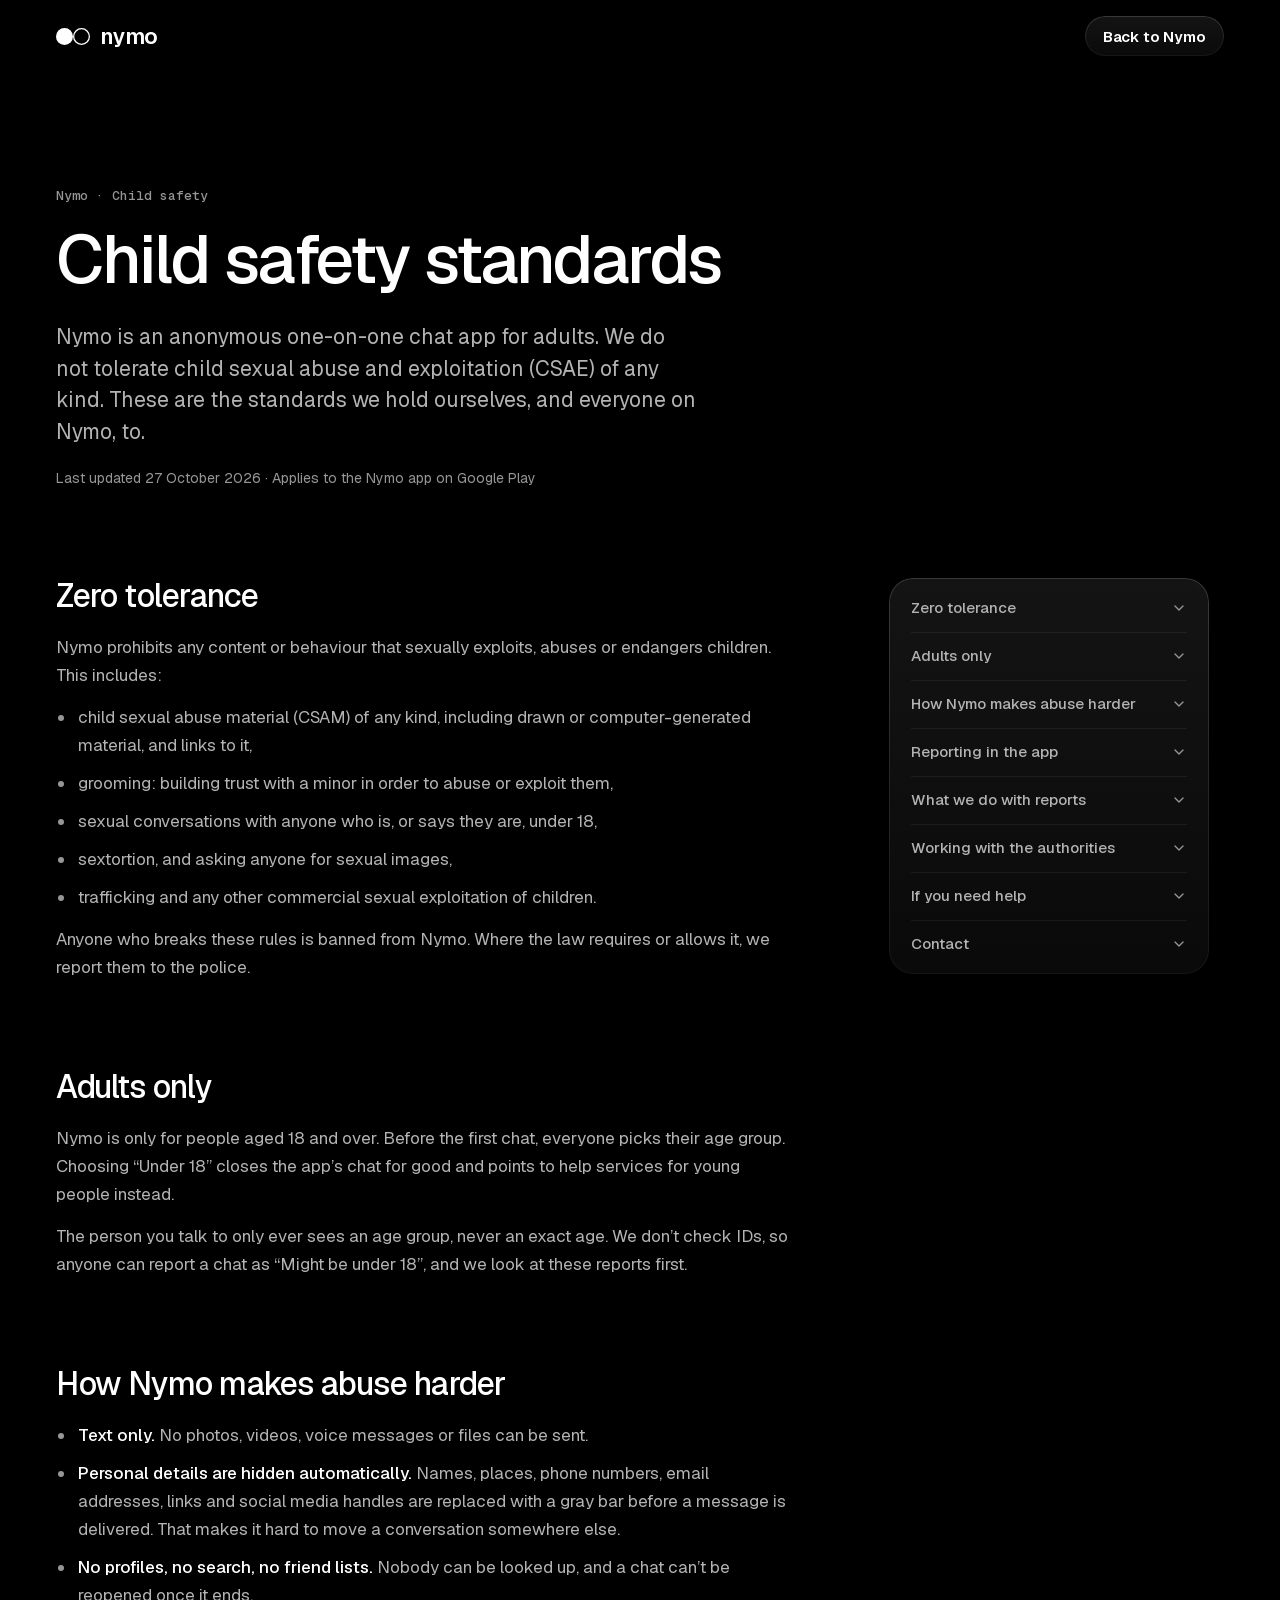
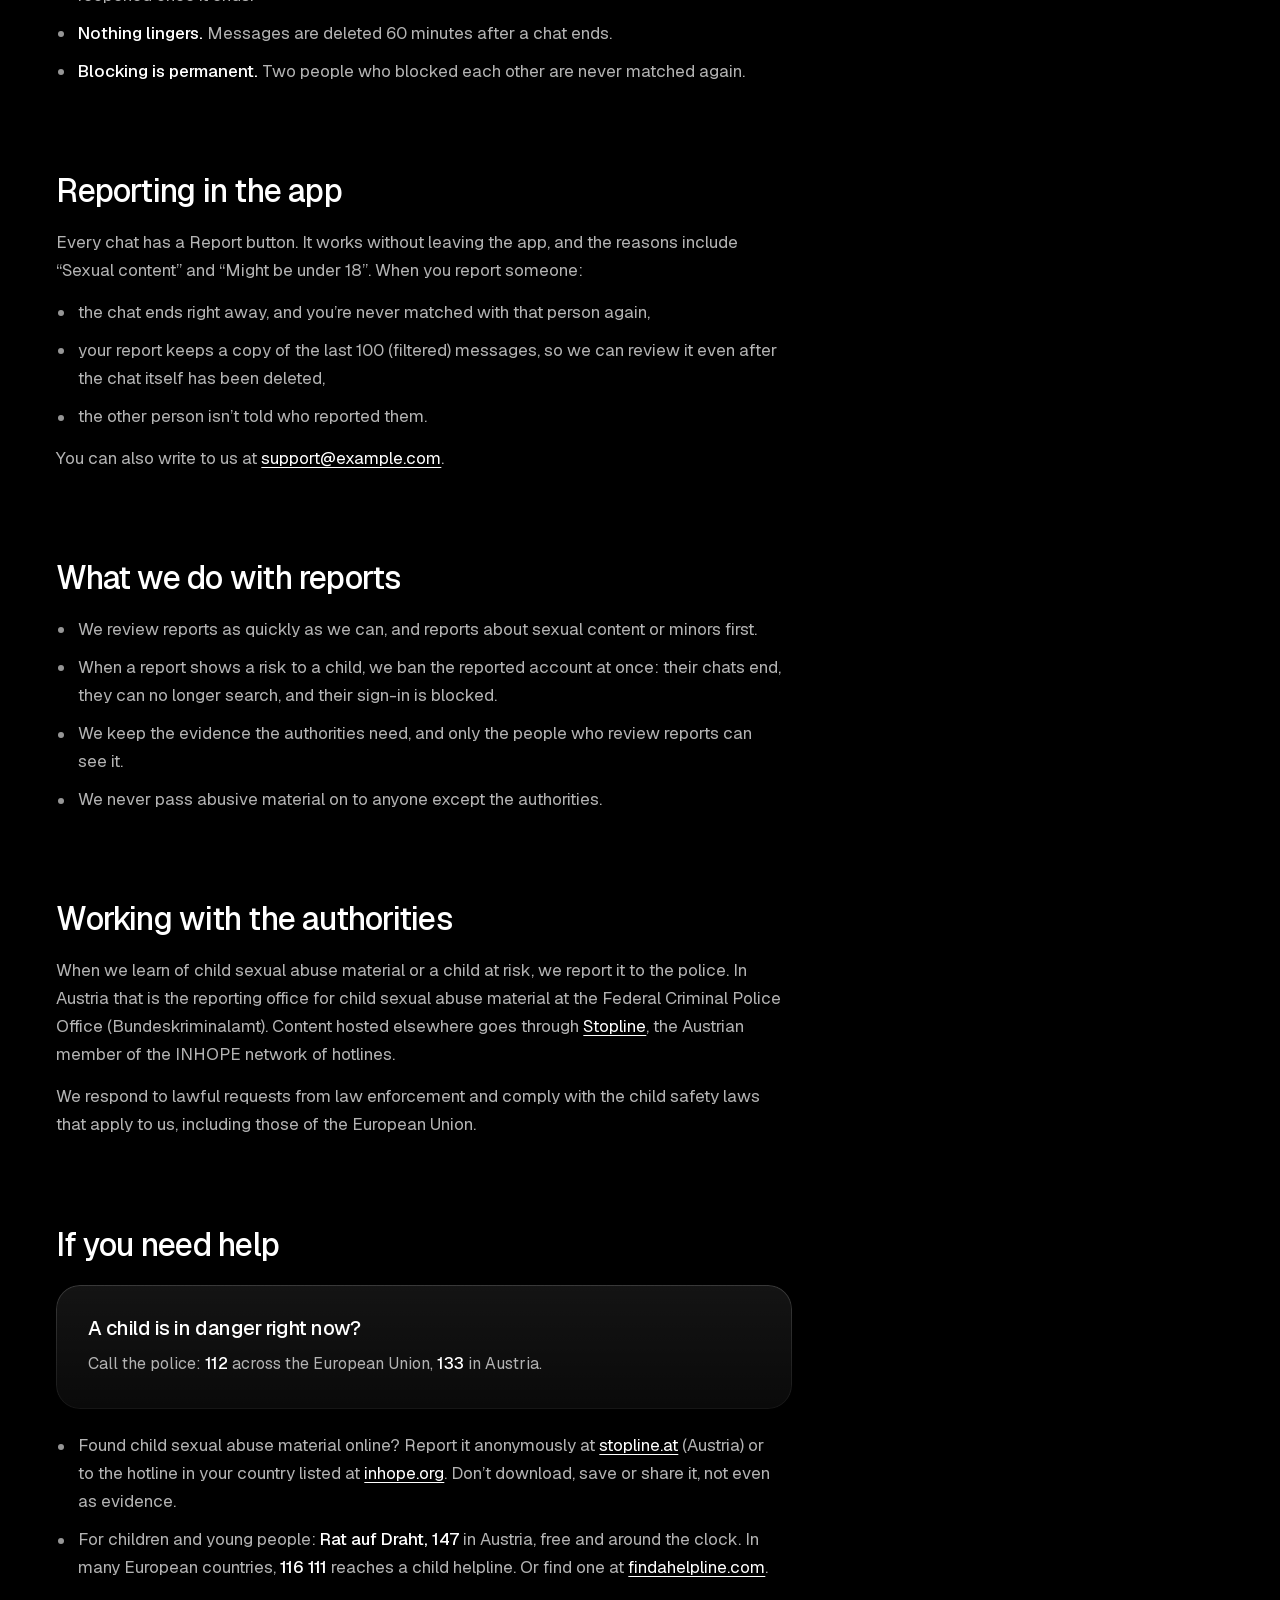
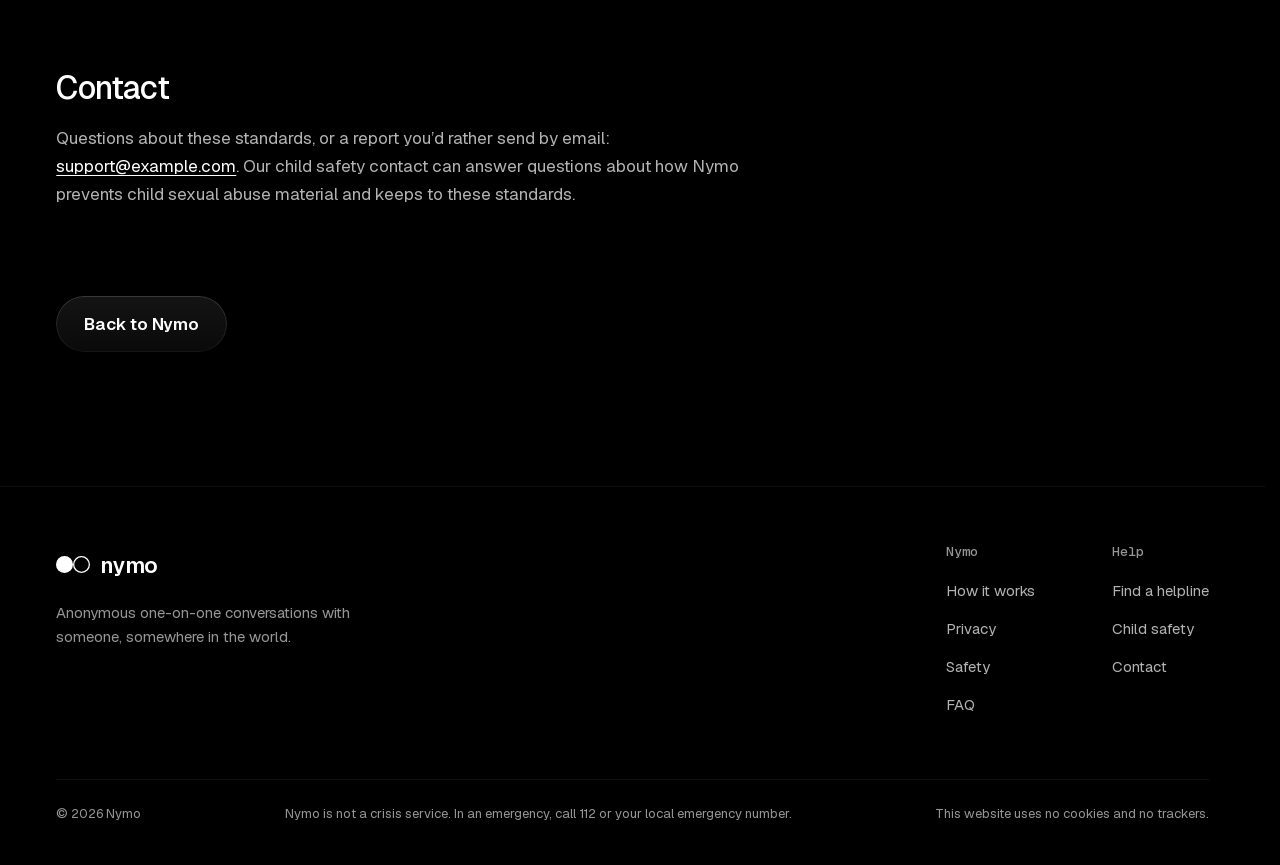
<file: child-safety.html>
<!doctype html>
<html lang="en" class="no-js">
<head>
<meta charset="utf-8">
<meta name="viewport" content="width=device-width, initial-scale=1, viewport-fit=cover">
<title>Child safety standards – Nymo</title>
<meta name="description" content="Nymo’s standards against child sexual abuse and exploitation (CSAE): adults only, zero tolerance, in-app reporting, and how we work with the authorities.">
<meta name="theme-color" content="#000000">
<meta name="color-scheme" content="dark">
<link rel="icon" href="assets/img/favicon.svg" type="image/svg+xml">
<link rel="icon" href="assets/img/favicon-32.png" sizes="32x32" type="image/png">
<link rel="apple-touch-icon" href="assets/img/apple-touch-icon.png">
<link rel="preload" href="assets/fonts/Geist-Medium.woff2" as="font" type="font/woff2" crossorigin>
<link rel="preload" href="assets/fonts/Geist-Regular.woff2" as="font" type="font/woff2" crossorigin>
<link rel="stylesheet" href="assets/css/nymo.css">
</head>
<body>
<a class="skip" href="#main">Skip to content</a>

<header class="nav nav--doc is-scrolled">
  <div class="wrap nav__inner">
    <a class="brand" href="index.html" aria-label="Nymo, home">
      <svg class="brand__mark" viewBox="0 0 40 20" aria-hidden="true"><circle cx="10" cy="10" r="10" fill="#fff"/><circle cx="30" cy="10" r="9.25" fill="none" stroke="#fff" stroke-width="1.5"/></svg>
      <span class="brand__word">nymo</span>
    </a>
    <a class="btn btn--glass btn--sm glass" href="index.html">Back to Nymo</a>
  </div>
</header>

<main id="main" class="doc">
  <div class="wrap">
    <div class="doc__head">
      <span class="doc__kicker">Nymo · Child safety</span>
      <h1 class="doc__title">Child safety standards</h1>
      <p class="lede">Nymo is an anonymous one-on-one chat app for adults. We do not tolerate child sexual abuse and exploitation (CSAE) of any kind. These are the standards we hold ourselves, and everyone on Nymo, to.</p>
      <p class="doc__meta">Last updated 27 October 2026 · Applies to the Nymo app on Google Play</p>
    </div>

    <div class="doc__grid">
      <nav class="doc__toc glass" aria-label="On this page">
        <a href="#zero-tolerance">Zero tolerance<svg width="16" height="16" viewBox="0 0 24 24" fill="none" stroke="currentColor" stroke-width="2" stroke-linecap="round" stroke-linejoin="round" aria-hidden="true"><path d="M6 9l6 6 6-6"/></svg></a>
        <a href="#adults-only">Adults only<svg width="16" height="16" viewBox="0 0 24 24" fill="none" stroke="currentColor" stroke-width="2" stroke-linecap="round" stroke-linejoin="round" aria-hidden="true"><path d="M6 9l6 6 6-6"/></svg></a>
        <a href="#design">How Nymo makes abuse harder<svg width="16" height="16" viewBox="0 0 24 24" fill="none" stroke="currentColor" stroke-width="2" stroke-linecap="round" stroke-linejoin="round" aria-hidden="true"><path d="M6 9l6 6 6-6"/></svg></a>
        <a href="#report">Reporting in the app<svg width="16" height="16" viewBox="0 0 24 24" fill="none" stroke="currentColor" stroke-width="2" stroke-linecap="round" stroke-linejoin="round" aria-hidden="true"><path d="M6 9l6 6 6-6"/></svg></a>
        <a href="#action">What we do with reports<svg width="16" height="16" viewBox="0 0 24 24" fill="none" stroke="currentColor" stroke-width="2" stroke-linecap="round" stroke-linejoin="round" aria-hidden="true"><path d="M6 9l6 6 6-6"/></svg></a>
        <a href="#authorities">Working with the authorities<svg width="16" height="16" viewBox="0 0 24 24" fill="none" stroke="currentColor" stroke-width="2" stroke-linecap="round" stroke-linejoin="round" aria-hidden="true"><path d="M6 9l6 6 6-6"/></svg></a>
        <a href="#help">If you need help<svg width="16" height="16" viewBox="0 0 24 24" fill="none" stroke="currentColor" stroke-width="2" stroke-linecap="round" stroke-linejoin="round" aria-hidden="true"><path d="M6 9l6 6 6-6"/></svg></a>
        <a href="#contact">Contact<svg width="16" height="16" viewBox="0 0 24 24" fill="none" stroke="currentColor" stroke-width="2" stroke-linecap="round" stroke-linejoin="round" aria-hidden="true"><path d="M6 9l6 6 6-6"/></svg></a>
      </nav>

      <div class="doc__body">
        <section id="zero-tolerance" aria-labelledby="zero-tolerance-title">
          <h2 id="zero-tolerance-title">Zero tolerance</h2>
          <p>Nymo prohibits any content or behaviour that sexually exploits, abuses or endangers children. This includes:</p>
          <ul>
            <li>child sexual abuse material (CSAM) of any kind, including drawn or computer-generated material, and links to it,</li>
            <li>grooming: building trust with a minor in order to abuse or exploit them,</li>
            <li>sexual conversations with anyone who is, or says they are, under 18,</li>
            <li>sextortion, and asking anyone for sexual images,</li>
            <li>trafficking and any other commercial sexual exploitation of children.</li>
          </ul>
          <p>Anyone who breaks these rules is banned from Nymo. Where the law requires or allows it, we report them to the police.</p>
        </section>

        <section id="adults-only" aria-labelledby="adults-only-title">
          <h2 id="adults-only-title">Adults only</h2>
          <p>Nymo is only for people aged 18 and over. Before the first chat, everyone picks their age group. Choosing “Under 18” closes the app’s chat for good and points to help services for young people instead.</p>
          <p>The person you talk to only ever sees an age group, never an exact age. We don’t check IDs, so anyone can report a chat as “Might be under 18”, and we look at these reports first.</p>
        </section>

        <section id="design" aria-labelledby="design-title">
          <h2 id="design-title">How Nymo makes abuse harder</h2>
          <ul>
            <li><strong>Text only.</strong> No photos, videos, voice messages or files can be sent.</li>
            <li><strong>Personal details are hidden automatically.</strong> Names, places, phone numbers, email addresses, links and social media handles are replaced with a gray bar before a message is delivered. That makes it hard to move a conversation somewhere else.</li>
            <li><strong>No profiles, no search, no friend lists.</strong> Nobody can be looked up, and a chat can’t be reopened once it ends.</li>
            <li><strong>Nothing lingers.</strong> Messages are deleted 60 minutes after a chat ends.</li>
            <li><strong>Blocking is permanent.</strong> Two people who blocked each other are never matched again.</li>
          </ul>
        </section>

        <section id="report" aria-labelledby="report-title">
          <h2 id="report-title">Reporting in the app</h2>
          <p>Every chat has a Report button. It works without leaving the app, and the reasons include “Sexual content” and “Might be under 18”. When you report someone:</p>
          <ul>
            <li>the chat ends right away, and you’re never matched with that person again,</li>
            <li>your report keeps a copy of the last 100 (filtered) messages, so we can review it even after the chat itself has been deleted,</li>
            <li>the other person isn’t told who reported them.</li>
          </ul>
          <p>You can also write to us at <a href="mailto:support@example.com?subject=Child%20safety">support@example.com</a>.</p>
        </section>

        <section id="action" aria-labelledby="action-title">
          <h2 id="action-title">What we do with reports</h2>
          <ul>
            <li>We review reports as quickly as we can, and reports about sexual content or minors first.</li>
            <li>When a report shows a risk to a child, we ban the reported account at once: their chats end, they can no longer search, and their sign-in is blocked.</li>
            <li>We keep the evidence the authorities need, and only the people who review reports can see it.</li>
            <li>We never pass abusive material on to anyone except the authorities.</li>
          </ul>
        </section>

        <section id="authorities" aria-labelledby="authorities-title">
          <h2 id="authorities-title">Working with the authorities</h2>
          <p>When we learn of child sexual abuse material or a child at risk, we report it to the police. In Austria that is the reporting office for child sexual abuse material at the Federal Criminal Police Office (Bundeskriminalamt). Content hosted elsewhere goes through <a href="https://www.stopline.at" target="_blank" rel="noopener">Stopline</a>, the Austrian member of the INHOPE network of hotlines.</p>
          <p>We respond to lawful requests from law enforcement and comply with the child safety laws that apply to us, including those of the European Union.</p>
        </section>

        <section id="help" aria-labelledby="help-title">
          <h2 id="help-title">If you need help</h2>
          <div class="doc__card glass">
            <h3 class="h3">A child is in danger right now?</h3>
            <p>Call the police: <strong>112</strong> across the European Union, <strong>133</strong> in Austria.</p>
          </div>
          <ul>
            <li>Found child sexual abuse material online? Report it anonymously at <a href="https://www.stopline.at" target="_blank" rel="noopener">stopline.at</a> (Austria) or to the hotline in your country listed at <a href="https://www.inhope.org" target="_blank" rel="noopener">inhope.org</a>. Don’t download, save or share it, not even as evidence.</li>
            <li>For children and young people: <strong>Rat auf Draht, 147</strong> in Austria, free and around the clock. In many European countries, <strong>116 111</strong> reaches a child helpline. Or find one at <a href="https://findahelpline.com" target="_blank" rel="noopener">findahelpline.com</a>.</li>
          </ul>
        </section>

        <section id="contact" aria-labelledby="contact-title">
          <h2 id="contact-title">Contact</h2>
          <p>Questions about these standards, or a report you’d rather send by email: <a href="mailto:support@example.com?subject=Child%20safety">support@example.com</a>. Our child safety contact can answer questions about how Nymo prevents child sexual abuse material and keeps to these standards.</p>
        </section>

        <a class="btn btn--glass glass doc__back" href="index.html">Back to Nymo</a>
      </div>
    </div>
  </div>
</main>

<footer class="footer">
  <div class="wrap">
    <div class="footer__grid">
      <div class="footer__brand">
        <a class="brand" href="index.html" aria-label="Nymo, home">
          <svg class="brand__mark" viewBox="0 0 40 20" aria-hidden="true"><circle cx="10" cy="10" r="10" fill="#fff"/><circle cx="30" cy="10" r="9.25" fill="none" stroke="#fff" stroke-width="1.5"/></svg>
          <span class="brand__word">nymo</span>
        </a>
        <p class="footer__tag">Anonymous one-on-one conversations with someone, somewhere in the world.</p>
      </div>
      <nav class="footer__col" aria-labelledby="footer-nymo">
        <h2 id="footer-nymo">Nymo</h2>
        <a href="index.html#how">How it works</a>
        <a href="index.html#privacy">Privacy</a>
        <a href="index.html#safety">Safety</a>
        <a href="index.html#faq">FAQ</a>
      </nav>
      <nav class="footer__col" aria-labelledby="footer-help">
        <h2 id="footer-help">Help</h2>
        <a href="https://findahelpline.com" target="_blank" rel="noopener">Find a helpline</a>
        <a href="child-safety.html" aria-current="page">Child safety</a>
        <a href="mailto:support@example.com">Contact</a>
      </nav>
    </div>
    <div class="footer__base">
      <p>© 2026 Nymo</p>
      <p>Nymo is not a crisis service. In an emergency, call 112 or your local emergency number.</p>
      <p>This website uses no cookies and no trackers.</p>
    </div>
  </div>
</footer>
</body>
</html>
</file>
<file: assets/css/nymo.css>
/* ==========================================================================
   Nymo — website
   "Night Glass": the app's Glass design system at web scale.
   One dark room, lit from above. Content sits left on a 1280px grid.
   The two dots (you ● and a stranger ○) are the only illustration,
   light is the only accent, and one white sheet holds the privacy ledger.
   Values for light, glass, radii and motion come from the app's DESIGN.md.
   ========================================================================== */

/* ---------- Fonts (self-hosted Geist, SIL OFL 1.1 — see assets/fonts/OFL.txt) ---------- */
@font-face { font-family: "Geist"; src: url("../fonts/Geist-Regular.woff2") format("woff2"); font-weight: 400; font-style: normal; font-display: swap; }
@font-face { font-family: "Geist"; src: url("../fonts/Geist-Medium.woff2") format("woff2"); font-weight: 500; font-style: normal; font-display: swap; }
@font-face { font-family: "Geist"; src: url("../fonts/Geist-SemiBold.woff2") format("woff2"); font-weight: 600; font-style: normal; font-display: swap; }
@font-face { font-family: "Geist Mono"; src: url("../fonts/GeistMono-Regular.woff2") format("woff2"); font-weight: 400; font-style: normal; font-display: swap; }
@font-face { font-family: "Geist Mono"; src: url("../fonts/GeistMono-Medium.woff2") format("woff2"); font-weight: 500; font-style: normal; font-display: swap; }

/* ---------- Tokens ---------- */
:root {
  /* Light on black — the app's exact values */
  --ink: #000000;          /* OLED black under everything */
  --light: #ffffff;        /* text 1, primary button */
  --mist: #b3b3b3;         /* text 2 */
  --dusk: #969696;         /* text 3 (≥ 4.5:1 on glass) */
  --dim: #6e6e6e;          /* control outline */
  --shade: #5e5e5e;        /* resting display type (large text, 3.2:1) */
  --smoke: #4a4a4a;        /* hidden personal details */
  --ash: #3d3d3d;          /* the dot field */
  --hair: rgba(255, 255, 255, 0.08);
  --line: rgba(255, 255, 255, 0.06);

  /* The one white sheet */
  --paper: #ffffff;
  --paper-ink: #000000;
  --paper-2: #555555;      /* 7.5:1 on white */
  --paper-3: #6b6b6b;      /* 5.3:1 on white */
  --paper-hair: rgba(0, 0, 0, 0.12);

  /* Glass */
  --glass-a: rgba(255, 255, 255, 0.08);
  --glass-b: rgba(255, 255, 255, 0.04);
  --edge-a: rgba(255, 255, 255, 0.16);
  --edge-b: rgba(255, 255, 255, 0.05);
  --glow: 0 10px 30px -6px rgba(255, 255, 255, 0.28);
  --glow-strong: 0 14px 44px -6px rgba(255, 255, 255, 0.42);

  /* Type */
  --font: "Geist", ui-sans-serif, system-ui, -apple-system, "Segoe UI", Roboto, "Helvetica Neue", Arial, sans-serif;
  --mono: "Geist Mono", ui-monospace, "SF Mono", "Cascadia Mono", "Roboto Mono", Menlo, Consolas, monospace;
  --t-hero: clamp(2.625rem, 0.9rem + 7.4vw, 7.75rem);
  --t-h2: clamp(2.25rem, 1.05rem + 4vw, 4.5rem);
  --t-h3: clamp(1.375rem, 1.1rem + 0.9vw, 1.875rem);
  --t-lede: clamp(1.125rem, 1.02rem + 0.38vw, 1.3125rem);
  --t-topic: clamp(2rem, 0.85rem + 4.4vw, 5.25rem);

  /* Motion — from the app */
  --ease-out: cubic-bezier(0.2, 0.8, 0.2, 1);
  --spring: cubic-bezier(0.34, 1.56, 0.64, 1);
  --sheet: cubic-bezier(0.32, 1.16, 0.46, 1);

  /* Layout */
  --max: 1280px;
  --g: clamp(20px, 4.4vw, 64px);
  --section: clamp(104px, 13vw, 196px);
  --nav-h: 72px;
  --sheet-x: clamp(8px, 1.6vw, 24px);   /* side margin of the white sheet */

  color-scheme: dark;
}

/* ---------- Base ---------- */
*, *::before, *::after { box-sizing: border-box; }

html {
  background: var(--ink);
  -webkit-text-size-adjust: 100%;
  text-size-adjust: 100%;
  scroll-padding-top: calc(var(--nav-h) + 16px);
  scrollbar-gutter: stable;
}
@media (prefers-reduced-motion: no-preference) { html { scroll-behavior: smooth; } }
/* Wheel scrolling glides in JS on desktop; CSS smoothing would fight it */
html.has-smooth { scroll-behavior: auto; }

body {
  margin: 0;
  background: var(--ink);
  color: var(--light);
  font: 400 1rem/1.6 var(--font);
  -webkit-font-smoothing: antialiased;
  -moz-osx-font-smoothing: grayscale;
  font-kerning: normal;
  overflow-x: clip;
}
/* Paints the band behind a phone's status bar, so nothing scrolls under it unseen. */
body::before {
  content: "";
  position: fixed;
  inset: 0 0 auto;
  height: env(safe-area-inset-top, 0px);
  z-index: 60;
  background: var(--ink);
  pointer-events: none;
}

img, svg, canvas { display: block; max-width: 100%; }
a { color: inherit; }
button { font: inherit; color: inherit; }
h1, h2, h3, p, ul, ol, figure, blockquote { margin: 0; }
:where(ul, ol)[role="list"] { list-style: none; padding: 0; }
::selection { background: var(--light); color: var(--ink); }

:focus-visible { outline: 2px solid var(--light); outline-offset: 2px; }

.nowrap { white-space: nowrap; }

.sr {
  position: absolute !important;
  width: 1px; height: 1px;
  overflow: hidden;
  clip: rect(0 0 0 0);
  clip-path: inset(50%);
  white-space: nowrap;
}

.skip {
  position: fixed;
  z-index: 100;
  left: max(16px, env(safe-area-inset-left, 0px));
  top: 12px;
  transform: translateY(-160%);
  padding: 12px 18px;
  border-radius: 22px;
  background: var(--light);
  color: var(--ink);
  font-weight: 600;
  text-decoration: none;
  transition: transform 200ms var(--ease-out);
}
.skip:focus { transform: translateY(env(safe-area-inset-top, 0px)); }

.wrap {
  width: 100%;
  max-width: calc(var(--max) + 2 * var(--g));
  margin-inline: auto;
  padding-left: max(var(--g), env(safe-area-inset-left, 0px));
  padding-right: max(var(--g), env(safe-area-inset-right, 0px));
}

/* ---------- Shared type ---------- */
.h2 {
  font-size: var(--t-h2);
  font-weight: 500;
  line-height: 1;
  letter-spacing: -0.038em;
  text-wrap: balance;
}
.h3 {
  font-size: var(--t-h3);
  font-weight: 500;
  line-height: 1.18;
  letter-spacing: -0.022em;
  text-wrap: balance;
}
.lede {
  font-size: var(--t-lede);
  line-height: 1.5;
  color: var(--mist);
  max-width: 32em;
  text-wrap: pretty;
}
.fine {
  font-size: 0.875rem;
  line-height: 1.55;
  color: var(--dusk);
  max-width: 40em;
  text-wrap: pretty;
}

/* ---------- Glass (the app's surface) ---------- */
.glass {
  position: relative;
  isolation: isolate;
  background: linear-gradient(180deg, var(--glass-a), var(--glass-b));
  -webkit-backdrop-filter: blur(24px) saturate(140%);
  backdrop-filter: blur(24px) saturate(140%);
}
.glass::before {
  content: "";
  position: absolute;
  inset: 0;
  border-radius: inherit;
  padding: 1px;
  background: linear-gradient(180deg, var(--edge-a), var(--edge-b));
  -webkit-mask: linear-gradient(#000 0 0) content-box, linear-gradient(#000 0 0);
  -webkit-mask-composite: xor;
  mask: linear-gradient(#000 0 0) content-box exclude, linear-gradient(#000 0 0);
  pointer-events: none;
}

/* ---------- Buttons ---------- */
.btn {
  display: inline-flex;
  align-items: center;
  justify-content: center;
  gap: 10px;
  min-height: 56px;
  padding: 0 28px;
  border: 0;
  border-radius: 28px;
  font-size: 1.0625rem;
  font-weight: 600;
  letter-spacing: -0.012em;
  line-height: 1;
  text-decoration: none;
  white-space: nowrap;
  cursor: pointer;
  -webkit-tap-highlight-color: transparent;
  transition: transform 420ms var(--spring), box-shadow 240ms ease, background-color 200ms ease, color 200ms ease;
}
.btn:active { transform: scale(0.97); transition-duration: 120ms; }
.btn--primary { background: var(--light); color: var(--ink); box-shadow: var(--glow); }
.btn--primary:hover { box-shadow: var(--glow-strong); }
.btn--glass { color: var(--light); }
.btn--glass:hover { --glass-a: rgba(255, 255, 255, 0.12); --edge-a: rgba(255, 255, 255, 0.24); }
.btn--sm { min-height: 40px; padding: 0 18px; border-radius: 20px; font-size: 0.9375rem; }
.btn svg { flex: none; }
.btn:focus-visible { outline-offset: 3px; }

.text-link {
  display: inline-flex;
  align-items: center;
  min-height: 44px;
  color: var(--mist);
  font-weight: 500;
  text-decoration: none;
  background: linear-gradient(currentColor, currentColor) 0 calc(50% + 0.8em) / 0 1px no-repeat;
  transition: color 200ms ease, background-size 320ms var(--ease-out);
}
.text-link:hover { color: var(--light); background-size: 100% 1px; }

/* ---------- The mark: a filled circle (you) touching a ring (the stranger) ---------- */
.brand {
  display: inline-flex;
  align-items: center;
  gap: 10px;
  min-height: 44px;
  color: var(--light);
  text-decoration: none;
  border-radius: 12px;
}
.brand__mark { width: 34px; height: 17px; flex: none; }
.brand__word { font-size: 1.375rem; font-weight: 600; line-height: 1; letter-spacing: -0.03em; }

/* ==========================================================================
   Navigation
   ========================================================================== */
.nav {
  position: fixed;
  z-index: 50;
  inset: 0 0 auto;
  padding-top: env(safe-area-inset-top, 0px);
  transition: background-color 300ms ease;
}
.nav::before {
  /* Content fades out underneath — no hard line (DESIGN.md §2) */
  content: "";
  position: absolute;
  inset: 0 0 -24px;
  z-index: -1;
  background: linear-gradient(180deg, rgba(0, 0, 0, 0.94) 0%, rgba(0, 0, 0, 0.82) 70%, rgba(0, 0, 0, 0) 100%);
  -webkit-backdrop-filter: blur(12px) saturate(140%);
  backdrop-filter: blur(12px) saturate(140%);
  -webkit-mask-image: linear-gradient(180deg, #000 74%, transparent);
  mask-image: linear-gradient(180deg, #000 74%, transparent);
  opacity: 0;
  transition: opacity 360ms ease;
  pointer-events: none;
}
.nav.is-scrolled::before { opacity: 1; }
/* Over the white sheet: a light band, cut to the sheet's width (nymo.js sets is-light) */
.nav::after {
  content: "";
  position: absolute;
  top: 0;
  bottom: -24px;
  left: max(var(--sheet-x), env(safe-area-inset-left, 0px));
  right: max(var(--sheet-x), env(safe-area-inset-right, 0px));
  z-index: -1;
  background: linear-gradient(180deg, rgba(255, 255, 255, 0.95) 0%, rgba(255, 255, 255, 0.86) 70%, rgba(255, 255, 255, 0) 100%);
  -webkit-backdrop-filter: blur(12px) saturate(140%);
  backdrop-filter: blur(12px) saturate(140%);
  -webkit-mask-image: linear-gradient(180deg, #000 74%, transparent);
  mask-image: linear-gradient(180deg, #000 74%, transparent);
  opacity: 0;
  transition: opacity 320ms ease;
  pointer-events: none;
}
.nav.is-light::before { opacity: 0; }
.nav.is-light::after { opacity: 1; }
.nav .brand { transition: color 300ms ease; }
.nav .brand__mark circle { transition: fill 300ms ease, stroke 300ms ease; }
.nav.is-light .brand { color: var(--paper-ink); }
.nav.is-light .brand__mark circle:first-child { fill: var(--paper-ink); }
.nav.is-light .brand__mark circle:last-child { stroke: var(--paper-ink); }
.nav.is-light .nav__links a { color: var(--paper-2); }
.nav.is-light .nav__links a:hover { color: var(--paper-ink); background-color: rgba(0, 0, 0, 0.05); }
.nav.is-light .nav__cta { background: var(--paper-ink); color: var(--paper); box-shadow: 0 10px 30px -10px rgba(0, 0, 0, 0.4); }
.nav.is-light .nav__menu { --glass-a: rgba(0, 0, 0, 0.07); --glass-b: rgba(0, 0, 0, 0.04); --edge-a: rgba(0, 0, 0, 0.16); --edge-b: rgba(0, 0, 0, 0.06); color: var(--paper-ink); }
.nav.is-light :focus-visible { outline-color: var(--paper-ink); }
.nav__inner {
  display: flex;
  align-items: center;
  gap: 24px;
  height: var(--nav-h);
}
.nav__links {
  display: flex;
  align-items: center;
  gap: 4px;
  margin-left: auto;
}
.nav__links a {
  display: inline-flex;
  align-items: center;
  min-height: 44px;
  padding: 0 14px;
  border-radius: 22px;
  color: var(--mist);
  font-size: 0.9375rem;
  font-weight: 500;
  text-decoration: none;
  transition: color 180ms ease, background-color 180ms ease;
}
.nav__links a:hover { color: var(--light); background-color: rgba(255, 255, 255, 0.05); }
.nav__cta { margin-left: 8px; }
.nav__menu {
  display: none;
  align-items: center;
  justify-content: center;
  width: 44px;
  height: 44px;
  margin-left: 4px;
  padding: 0;
  border: 0;
  border-radius: 22px;
  cursor: pointer;
}

/* Menu sheet (small screens) — the app's bottom sheet */
.sheet {
  position: fixed;
  inset: auto 0 0 0;
  width: 100%;
  max-width: none;
  max-height: none;
  margin: 0;
  padding: 10px max(20px, env(safe-area-inset-right, 0px)) calc(28px + env(safe-area-inset-bottom, 0px)) max(20px, env(safe-area-inset-left, 0px));
  border: 0;
  border-radius: 32px 32px 0 0;
  color: var(--light);
  background: rgba(20, 20, 20, 0.86);
  -webkit-backdrop-filter: blur(32px) saturate(140%);
  backdrop-filter: blur(32px) saturate(140%);
  box-shadow: inset 0 1px 0 rgba(255, 255, 255, 0.18), 0 -24px 60px rgba(0, 0, 0, 0.5);
}
.sheet::backdrop {
  background: rgba(0, 0, 0, 0.55);
  -webkit-backdrop-filter: blur(12px);
  backdrop-filter: blur(12px);
}
.sheet__grip { display: block; width: 36px; height: 5px; margin: 0 auto 18px; border-radius: 3px; background: rgba(255, 255, 255, 0.22); }
.sheet__links { display: flex; flex-direction: column; border-radius: 24px; overflow: hidden; }
.sheet__links a {
  display: flex;
  align-items: center;
  justify-content: space-between;
  min-height: 56px;
  padding: 0 20px;
  font-size: 1.0625rem;
  font-weight: 500;
  text-decoration: none;
}
.sheet__links a + a { border-top: 1px solid var(--line); }
.sheet__links svg { color: var(--dusk); }
.sheet__cta { display: flex; width: 100%; margin-top: 14px; }
.sheet__close { display: flex; width: 100%; margin-top: 8px; }
@media (prefers-reduced-motion: no-preference) {
  .sheet[open] { animation: sheet-up 560ms var(--sheet) both; }
  .sheet[open]::backdrop { animation: fade-in 320ms ease both; }
}

@media (max-width: 899px) {
  .nav__links, .nav__cta { display: none; }
  .nav__menu { display: inline-flex; margin-left: auto; }
  :root { --nav-h: 64px; }
}

/* ==========================================================================
   Hero
   ========================================================================== */
.hero {
  position: relative;
  isolation: isolate;
  overflow: clip;
  background:
    radial-gradient(110% 70% at 72% -12%, rgba(255, 255, 255, 0.075), rgba(255, 255, 255, 0) 64%),
    var(--ink);
}
.hero__sky {
  position: absolute;
  inset: 0;
  z-index: -1;
  pointer-events: none;
}
.hero__field { position: absolute; inset: 0; width: 100%; height: 100%; }
.hero__pair { position: absolute; inset: 0; width: 100%; height: 100%; overflow: visible; }

.hero__inner {
  display: flex;
  flex-direction: column;
  padding-top: calc(var(--nav-h) + env(safe-area-inset-top, 0px) + clamp(40px, 7vh, 88px));
  padding-bottom: clamp(56px, 9vh, 104px);
}
.hero__space { display: none; }

.hero__title {
  font-size: var(--t-hero);
  font-weight: 500;
  line-height: 0.94;
  letter-spacing: -0.05em;
}
.hero__title .line {
  display: block;
  overflow: hidden;
  /* room for descenders inside the reveal mask */
  padding-bottom: 0.07em;
  margin-bottom: -0.07em;
}
.hero__title .line > span { display: inline-block; }

.hero__foot {
  display: flex;
  flex-direction: column;
  align-items: flex-start;
  gap: 32px;
  margin-top: clamp(28px, 4.2vh, 48px);
  max-width: 30rem;
}
.hero__lede {
  font-size: var(--t-lede);
  line-height: 1.5;
  color: var(--mist);
  text-wrap: pretty;
}
.hero__actions { display: flex; flex-wrap: wrap; align-items: center; gap: 12px 28px; }
.hero__note { font-size: 0.8125rem; color: var(--dusk); }

/* The two dots */
.pair__line { fill: none; stroke: var(--light); stroke-opacity: 0.55; stroke-width: 1; }
.pair__halo { fill: url(#sky-glow); }
.pair__orbit { fill: none; stroke: var(--light); stroke-opacity: 0.16; stroke-width: 1; }
.pair__dot { fill: var(--light); }
.pair__ring { fill: var(--ink); stroke: var(--light); stroke-width: 1.25; }
.pair__pop { transform-box: fill-box; transform-origin: center; }
.pair-label {
  position: absolute;
  left: 0;
  top: 0;
  font: 400 0.8125rem/1 var(--mono);
  color: var(--dusk);
  white-space: nowrap;
  pointer-events: none;
}
.no-js .pair-label, .no-js .hero__pair { display: none; }

@media (prefers-reduced-motion: no-preference) {
  .js .hero__title .line > span { animation: rise-line 1150ms var(--ease-out) both; animation-delay: calc(140ms + var(--i, 0) * 95ms); }
  .js .hero__foot > * { animation: rise 900ms var(--ease-out) both; animation-delay: calc(520ms + var(--i, 0) * 80ms); }
  .js .hero__field { animation: fade-in 1600ms ease both; }
  .js .sky-ready .pair__you .pair__pop { animation: pop 760ms var(--spring) 380ms both; }
  .js .sky-ready .pair__them .pair__pop { animation: pop 760ms var(--spring) 560ms both; }
  .js .sky-ready .pair__line { animation: draw 1200ms var(--ease-out) 820ms both; }
  .js .sky-ready .pair__halo { animation: halo 6s ease-in-out 1.6s infinite alternate; }
  .js .sky-ready .pair-label { animation: fade-in 700ms ease 1500ms both; }
}
.js .hero__sky:not(.sky-ready) .hero__pair,
.js .hero__sky:not(.sky-ready) .pair-label { visibility: hidden; }
@media (min-width: 900px) { .hero { min-height: 100vh; min-height: 100svh; } }

@media (max-width: 899px) {
  .hero__inner { padding-top: calc(var(--nav-h) + env(safe-area-inset-top, 0px)); }
  .hero__space { display: block; height: clamp(200px, 32svh, 380px); }
  .hero__foot { max-width: 34rem; gap: 26px; }
}
@media (max-width: 559px) {
  .hero__actions { width: 100%; }
  .hero__actions .btn { flex: 1 1 100%; }
  .hero__actions .text-link { margin-inline: auto; }
}

/* ==========================================================================
   How it works — steps beside a phone
   ========================================================================== */
.how { padding-block: var(--section) calc(var(--section) * 0.6); }
.how__grid {
  display: grid;
  grid-template-columns: minmax(0, 1fr) auto;
  grid-template-areas:
    "head  device"
    "steps device";
  grid-template-rows: auto 1fr;
  column-gap: clamp(48px, 8vw, 150px);
}
.how__head { grid-area: head; }
.how__head .lede { margin-top: 24px; }
.steps { grid-area: steps; list-style: none; margin: 0; padding: 0 0 18svh; }
.device-col {
  --s: 0.84;
  --bezel: 11px;
  grid-area: device;
  position: relative;
}
@media (min-width: 960px) {
  /* Start the phone where it will stick, so it is never cut off when the section opens. */
  .device-col { margin-top: min(0px, calc(50svh - (844px * var(--s) + 2 * var(--bezel)) / 2 - var(--nav-h) / 2 - 16px - var(--section))); }
}

.step { position: relative; }
.step__trigger {
  display: flex;
  flex-direction: column;
  justify-content: center;
  min-height: 62svh;
}
.step__trigger--short { min-height: 46svh; }
.step__meta { display: flex; align-items: center; gap: 16px; margin-bottom: 22px; color: var(--dusk); }
.step__num { font: 500 0.8125rem/1 var(--mono); font-variant-numeric: tabular-nums; }
.step__glyph { height: 20px; width: auto; color: currentColor; }
.step .h3 { color: var(--dusk); transition: color 500ms ease; }
.step__text { margin-top: 14px; max-width: 26em; font-size: 1.125rem; line-height: 1.55; color: var(--dusk); text-wrap: pretty; transition: color 500ms ease; }
.step__detail { margin-top: 18px; max-width: 30em; font-size: 0.9375rem; line-height: 1.55; color: var(--dusk); }
.step__meta, .step__glyph { transition: color 500ms ease, filter 500ms ease; }

.step.is-active .h3 { color: var(--light); }
.step.is-active .step__meta { color: var(--light); }
.step.is-active .step__glyph { filter: drop-shadow(0 0 8px rgba(255, 255, 255, 0.45)); }
.step__trigger.is-active .step__text { color: var(--mist); }
.no-js .step .h3 { color: var(--light); }
.no-js .step__text { color: var(--mist); }

/* ---------- The phone ---------- */
.device {
  --sw: calc(390px * var(--s));
  --sh: calc(844px * var(--s));
  position: sticky;
  top: calc(50svh - (var(--sh) + 2 * var(--bezel)) / 2 + var(--nav-h) / 2);
  width: calc(var(--sw) + 2 * var(--bezel));
  padding: var(--bezel);
  border-radius: calc(54px * var(--s) + var(--bezel));
  background: linear-gradient(150deg, #2c2c2c 0%, #0e0e0e 22%, #050505 62%, #1d1d1d 100%);
  box-shadow:
    0 0 0 1px rgba(255, 255, 255, 0.09),
    inset 0 0 0 1px rgba(255, 255, 255, 0.07),
    inset 0 1px 0 rgba(255, 255, 255, 0.14),
    0 60px 140px -40px rgba(255, 255, 255, 0.14),
    0 40px 80px -30px rgba(0, 0, 0, 0.9);
}
.device::after {
  /* side key */
  content: "";
  position: absolute;
  right: -3px;
  top: 22%;
  width: 3px;
  height: 9%;
  border-radius: 0 2px 2px 0;
  background: linear-gradient(90deg, #1a1a1a, #3a3a3a);
}
.device__screens {
  position: relative;
  width: var(--sw);
  height: var(--sh);
  border-radius: calc(46px * var(--s));
  overflow: hidden;
  background: var(--ink);
  isolation: isolate;
}
.device__screens::after {
  /* punch-hole camera */
  content: "";
  position: absolute;
  z-index: 10;
  top: calc(16px * var(--s));
  left: 50%;
  width: calc(12px * var(--s));
  height: calc(12px * var(--s));
  transform: translateX(-50%);
  border-radius: 50%;
  background: #050505;
  box-shadow: inset 0 0 0 1px rgba(255, 255, 255, 0.07);
}
.screen-wrap {
  position: absolute;
  inset: 0;
  overflow: hidden;
  opacity: 0;
  transform: translateX(6%);
  transition: opacity 260ms ease, transform 520ms var(--ease-out), visibility 0s linear 520ms;
  visibility: hidden;
}
.screen-wrap.is-before { transform: translateX(-2%); }
.screen-wrap.is-active { opacity: 1; transform: none; visibility: visible; transition: opacity 260ms ease 60ms, transform 520ms var(--ease-out), visibility 0s; }
.no-js .screen-wrap[data-screen="chat"] { opacity: 1; transform: none; visibility: visible; }

.device-dots { display: none; }

@media (min-width: 960px) and (max-height: 960px) { .device-col { --s: 0.76; } }
@media (min-width: 960px) and (max-height: 860px) { .device-col { --s: 0.68; } }
@media (min-width: 960px) and (max-height: 760px) { .device-col { --s: 0.6; } }
@media (min-width: 960px) and (max-height: 660px) { .device-col { --s: 0.52; } }

/* Small screens: steps first, then a row of phones to swipe through */
@media (max-width: 959px) {
  .how__grid {
    grid-template-columns: minmax(0, 1fr);
    grid-template-areas: "head" "steps" "device";
    grid-template-rows: auto;
  }
  .steps { padding: 24px 0 8px; }
  .step__trigger, .step__trigger--short { min-height: 0; padding-block: 22px; }
  .step .h3 { color: var(--light); }
  .step__meta { color: var(--light); }
  .step__text { color: var(--mist); }
  .device-col { margin-inline: calc(-1 * max(var(--g), env(safe-area-inset-left, 0px))) calc(-1 * max(var(--g), env(safe-area-inset-right, 0px))); }
  .device-col { --s: 0.62; }
  .device {
    position: static;
    width: auto;
    padding: 0;
    border-radius: 0;
    background: none;
    box-shadow: none;
  }
  .device::after, .device__screens::after { display: none; }
  .device__screens {
    display: flex;
    gap: 18px;
    width: auto;
    height: auto;
    padding: 24px max(var(--g), env(safe-area-inset-right, 0px)) 28px max(var(--g), env(safe-area-inset-left, 0px));
    border-radius: 0;
    overflow-x: auto;
    overflow-y: hidden;
    overscroll-behavior-x: contain;
    scroll-snap-type: x mandatory;
    scroll-padding-inline: max(var(--g), env(safe-area-inset-left, 0px));
    scrollbar-width: none;
    background: none;
  }
  .device__screens::-webkit-scrollbar { display: none; }
  .screen-wrap,
  .screen-wrap.is-before,
  .screen-wrap.is-active {
    position: relative;
    inset: auto;
    flex: 0 0 auto;
    width: var(--sw);
    height: var(--sh);
    border-radius: calc(46px * var(--s));
    opacity: 1;
    transform: none;
    visibility: visible;
    scroll-snap-align: start;
    box-shadow: 0 0 0 7px #0b0b0b, 0 0 0 8px rgba(255, 255, 255, 0.12), 0 30px 60px -30px rgba(255, 255, 255, 0.12);
    margin: 8px;
  }
  .device-dots {
    display: flex;
    justify-content: center;
    gap: 8px;
    padding-bottom: 4px;
  }
  .device-dots span {
    width: 6px;
    height: 6px;
    border-radius: 3px;
    background: rgba(255, 255, 255, 0.2);
    transition: width 300ms var(--ease-out), background-color 300ms ease;
  }
  .device-dots span.is-on { width: 20px; background: var(--light); box-shadow: 0 0 10px rgba(255, 255, 255, 0.45); }
}
@media (max-width: 380px) { .device-col { --s: 0.56; } }

/* ==========================================================================
   App screens (390 × 844, scaled into the phone)
   ========================================================================== */
.screen {
  position: absolute;
  left: 0;
  top: 0;
  width: 390px;
  height: 844px;
  transform: scale(var(--s));
  transform-origin: 0 0;
  display: flex;
  flex-direction: column;
  overflow: hidden;
  color: var(--light);
  font-family: var(--font);
  font-size: 16px;
  line-height: 1.4;
  letter-spacing: 0;
  text-align: left;
  background:
    radial-gradient(120% 70% at 50% -10%, rgba(255, 255, 255, 0.07), rgba(255, 255, 255, 0) 70%),
    radial-gradient(90% 50% at 85% 110%, rgba(255, 255, 255, 0.035), rgba(255, 255, 255, 0) 70%),
    var(--ink);
  user-select: none;
}
.screen .glass { -webkit-backdrop-filter: none; backdrop-filter: none; }
.screen svg { max-width: none; }

.a-top { flex: none; display: flex; align-items: center; justify-content: space-between; height: 44px; margin-top: 54px; padding: 0 14px 0 24px; }
.a-top--center { justify-content: center; padding: 0; }
.a-top--end { justify-content: flex-end; padding: 0 14px; }
.a-brand { display: flex; align-items: center; gap: 9px; font-size: 19px; font-weight: 600; line-height: 1; letter-spacing: -0.5px; }
.a-iconbtn { display: flex; align-items: center; justify-content: center; width: 44px; height: 44px; border-radius: 22px; }
.a-label { font-family: var(--mono); font-size: 12px; line-height: 16px; letter-spacing: 0.08em; text-transform: uppercase; color: var(--dusk); }
.a-label--s { font-size: 11px; }
.a-h1 { font-size: 36px; line-height: 40px; font-weight: 600; letter-spacing: -1.1px; }
.a-h2 { font-size: 28px; line-height: 34px; font-weight: 600; letter-spacing: -0.7px; }
.a-h3 { font-size: 32px; line-height: 38px; font-weight: 600; letter-spacing: -0.9px; }
.a-sub { font-size: 16px; line-height: 24px; color: var(--mist); text-wrap: balance; }
.a-sub--s { font-size: 15px; line-height: 22px; }

.a-intro { padding: 20px 24px 0; }
.a-intro .a-sub { margin-top: 8px; }
.a-any { display: flex; align-items: center; gap: 14px; height: 72px; margin: 24px 24px 0; padding: 0 19px; border-radius: 24px; }
.a-radio { position: relative; flex: none; width: 22px; height: 22px; border-radius: 11px; border: 1.5px solid var(--dim); }
.a-any__txt { flex: 1; display: flex; flex-direction: column; gap: 2px; }
.a-any__t { font-size: 17px; line-height: 22px; font-weight: 600; }
.a-any__s { font-size: 14px; line-height: 20px; color: var(--dusk); }
.a-topics { display: flex; flex-direction: column; gap: 12px; padding: 28px 24px 0; }
.a-chips { display: flex; flex-wrap: wrap; gap: 8px; }
.a-chip { display: flex; align-items: center; height: 44px; padding: 0 17px; border-radius: 22px; font-size: 15px; font-weight: 500; letter-spacing: -0.1px; }
.a-chip.is-on { background: var(--light); color: var(--ink); box-shadow: 0 0 20px rgba(255, 255, 255, 0.18); }
.a-bottom { margin-top: auto; display: flex; flex-direction: column; align-items: center; gap: 12px; padding: 16px 24px 34px; }
.a-bottom--tight { gap: 4px; padding-top: 24px; }
.a-pill { display: flex; align-items: center; gap: 10px; height: 44px; padding: 0 13px 0 17px; border-radius: 22px; font-size: 14px; line-height: 20px; font-weight: 500; }
.a-pill--s { height: 32px; padding: 0 14px; border-radius: 16px; }
.a-primary { align-self: stretch; display: flex; align-items: center; justify-content: center; height: 56px; border-radius: 28px; background: var(--light); color: var(--ink); font-size: 17px; font-weight: 600; letter-spacing: -0.2px; box-shadow: var(--glow); }
.a-secondary { align-self: stretch; display: flex; align-items: center; justify-content: center; height: 56px; border-radius: 28px; font-size: 17px; font-weight: 500; letter-spacing: -0.2px; }
.a-ghost { align-self: stretch; display: flex; align-items: center; justify-content: center; gap: 6px; height: 44px; color: var(--mist); font-size: 15px; font-weight: 500; }

/* Searching */
.a-radar { position: relative; flex: none; width: 390px; height: 340px; margin-top: 8px; overflow: hidden; }
.a-radar svg { position: absolute; left: 0; top: 0; }
.a-halo { position: absolute; left: 50%; top: 50%; width: 240px; height: 240px; margin: -120px 0 0 -120px; border-radius: 50%; background: radial-gradient(closest-side, rgba(255, 255, 255, 0.12), rgba(255, 255, 255, 0)); }
.a-ring { position: absolute; left: 50%; top: 50%; width: 300px; height: 300px; margin: -150px 0 0 -150px; border-radius: 50%; border: 1px solid rgba(255, 255, 255, 0.38); background: radial-gradient(closest-side, rgba(255, 255, 255, 0) 72%, rgba(255, 255, 255, 0.05)); opacity: 0.22; transform: scale(0.5); }
.a-ring--2 { opacity: 0.14; transform: scale(0.72); }
.a-ring--3 { opacity: 0.08; transform: scale(0.94); }
.a-core { position: absolute; left: 50%; top: 50%; width: 18px; height: 18px; margin: -9px 0 0 -9px; border-radius: 50%; background: var(--light); box-shadow: 0 0 0 10px rgba(255, 255, 255, 0.06), 0 0 36px 6px rgba(255, 255, 255, 0.35); }
.a-center { display: flex; flex-direction: column; align-items: center; gap: 10px; padding: 8px 32px 0; text-align: center; }
.a-card { display: flex; flex-direction: column; gap: 6px; margin: 24px 24px 0; padding: 17px 19px; border-radius: 24px; }
.a-card p { font-size: 15px; line-height: 22px; text-wrap: pretty; }

/* Connected */
.a-conn { flex: none; margin-top: 86px; }
.a-list { display: flex; flex-direction: column; margin: 28px 24px 0; padding: 5px 19px; border-radius: 24px; }
.a-list li { display: flex; align-items: center; gap: 14px; min-height: 52px; font-size: 15px; line-height: 20px; }
.a-list li + li { border-top: 1px solid var(--line); }
.c-orb { transform-box: fill-box; transform-origin: center; }
.c-link { opacity: 0; transform-box: fill-box; transform-origin: center; }
.c-glow { opacity: 0.55; }

/* Chat */
.a-chathead { flex: none; display: flex; align-items: center; gap: 12px; height: 64px; margin-top: 54px; padding: 0 14px 0 20px; }
.a-avatar { position: relative; flex: none; width: 40px; height: 40px; }
.a-avatar i { position: absolute; right: 0; bottom: 0; width: 11px; height: 11px; border-radius: 6px; background: var(--light); border: 2px solid var(--ink); }
.a-who { flex: 1; min-width: 0; display: flex; flex-direction: column; gap: 2px; }
.a-who b { font-size: 16px; line-height: 20px; font-weight: 600; }
.a-who span { font-size: 13px; line-height: 18px; color: var(--dusk); }
.a-end { display: flex; align-items: center; height: 44px; padding: 0 17px; border-radius: 22px; font-size: 14px; font-weight: 600; }
.a-msgs { flex: 1; min-height: 0; display: flex; flex-direction: column; justify-content: flex-end; gap: 16px; padding: 16px 16px 12px; overflow: hidden; -webkit-mask-image: linear-gradient(180deg, transparent 0, #000 24px); mask-image: linear-gradient(180deg, transparent 0, #000 24px); }
.a-sys { margin-bottom: 4px; text-align: center; font-family: var(--mono); font-size: 11px; line-height: 16px; letter-spacing: 0.08em; text-transform: uppercase; color: var(--dusk); }
.a-group { display: flex; flex-direction: column; align-items: flex-start; gap: 4px; }
.a-group--out { align-items: flex-end; }
.a-b { max-width: 270px; padding: 11px 15px; border-radius: 22px 22px 22px 8px; font-size: 16px; line-height: 22px; text-wrap: pretty; }
.a-b--cont { border-radius: 8px 22px 22px 8px; }
.a-b--out { background: var(--light); color: var(--ink); border-radius: 22px 22px 8px 22px; }
.a-hid { display: inline-block; width: 58px; height: 14px; border-radius: 4px; background: var(--smoke); vertical-align: -2px; }
.a-note { display: flex; align-items: center; gap: 6px; padding-left: 4px; font-size: 12px; line-height: 16px; color: var(--dusk); }
.a-typing { display: flex; align-items: center; gap: 5px; height: 40px; padding: 0 16px; border-radius: 8px 22px 22px 8px; }
.a-typing i { display: block; width: 6px; height: 6px; border-radius: 3px; background: var(--mist); opacity: 0.6; }
.a-composer { flex: none; display: flex; align-items: center; gap: 8px; padding: 8px 16px 34px; }
.a-field { flex: 1; display: flex; align-items: center; height: 48px; padding: 0 18px; border-radius: 26px; border: 1px solid rgba(255, 255, 255, 0.1); background: linear-gradient(180deg, rgba(255, 255, 255, 0.08), rgba(255, 255, 255, 0.04)); box-shadow: inset 0 1px 0 rgba(255, 255, 255, 0.08); color: var(--dusk); font-size: 16px; }
.a-send { flex: none; display: flex; align-items: center; justify-content: center; width: 48px; height: 48px; border-radius: 24px; background: var(--light); color: var(--ink); box-shadow: var(--glow); }

/* Ended */
.a-feel { display: grid; grid-template-columns: repeat(3, minmax(0, 1fr)); gap: 8px; }
.a-feel span { display: flex; align-items: center; justify-content: center; height: 52px; border-radius: 26px; font-size: 15px; font-weight: 500; }
.a-feel .is-on { background: var(--light); color: var(--ink); font-weight: 600; box-shadow: 0 0 20px rgba(255, 255, 255, 0.18); }

/* Screen motion: plays when a screen comes into view, rests fully visible otherwise */
@media (prefers-reduced-motion: no-preference) {
  .is-active .a-ring, .is-live .a-ring { animation: a-ring 2.4s cubic-bezier(0.2, 0.7, 0.3, 1) infinite; }
  .is-active .a-ring--2, .is-live .a-ring--2 { animation-delay: -0.8s; }
  .is-active .a-ring--3, .is-live .a-ring--3 { animation-delay: -1.6s; }
  .is-active .a-core, .is-live .a-core { animation: a-breathe 2.4s ease-in-out infinite; }
  .is-active .a-typing i, .is-live .a-typing i { animation: a-dot 1.2s ease-in-out infinite; }
  .a-typing i:nth-child(2) { animation-delay: 0.15s !important; }
  .a-typing i:nth-child(3) { animation-delay: 0.3s !important; }

  .is-playing .c-orb-l { animation: c-orb-l 900ms var(--ease-out) both; }
  .is-playing .c-orb-r { animation: c-orb-r 900ms var(--ease-out) both; }
  .is-playing .c-link { animation: c-link 900ms var(--ease-out) backwards; }
  .is-playing .c-glow { animation: c-glow 1.8s ease-in-out 600ms backwards; }
  .is-playing .a-seq { animation: a-msg 420ms var(--ease-out) both; animation-delay: calc(var(--d, 0) * 1ms); }
  .is-playing .a-rise { animation: rise 560ms var(--ease-out) both; animation-delay: calc(var(--d, 0) * 1ms); }
}

/* ==========================================================================
   Topics
   ========================================================================== */
.topics { padding-block: calc(var(--section) * 0.6) var(--section); }
.topics__head { display: grid; grid-template-columns: minmax(0, 1fr) minmax(0, 26rem); align-items: end; gap: 24px 64px; }
.topic-list {
  display: flex;
  flex-wrap: wrap;
  align-items: baseline;
  column-gap: 0.26em;
  margin-top: clamp(44px, 6vw, 80px);
  font-size: var(--t-topic);
  font-weight: 500;
  line-height: 1.1;
  letter-spacing: -0.045em;
  color: var(--shade);
}
.topic-list li { display: inline-flex; align-items: baseline; }
.topic {
  margin: 0;
  padding: 0 0.04em;
  border: 0;
  border-radius: 0.12em;
  background: none;
  color: var(--shade);
  font: inherit;
  letter-spacing: inherit;
  cursor: pointer;
  -webkit-tap-highlight-color: transparent;
  transition: color 220ms ease, text-shadow 420ms ease;
}
.topic:hover { color: var(--mist); }
.topic[aria-pressed="true"] { color: var(--light); text-shadow: 0 0 32px rgba(255, 255, 255, 0.38); }
.topic:focus-visible { outline-offset: 0.06em; }
.topic-list .sep { color: #3a3a3a; }
.topic-list .or { color: var(--shade); margin-right: 0.26em; }

.match-line {
  display: flex;
  align-items: center;
  gap: 18px;
  min-height: 44px;
  margin-top: clamp(36px, 5vw, 56px);
  font-size: 1.125rem;
  line-height: 1.45;
  color: var(--mist);
}
.match-line strong { color: var(--light); font-weight: 500; }
.mini-pair { flex: none; width: 46px; height: 22px; overflow: visible; }
.mini-pair .m-you, .mini-pair .m-them { transform-box: fill-box; transform-origin: center; }
@media (prefers-reduced-motion: no-preference) {
  .match-line.is-new .m-you { animation: m-you 700ms var(--ease-out) both; }
  .match-line.is-new .m-them { animation: m-them 700ms var(--ease-out) both; }
  .match-line.is-new .match-line__text { animation: fade-in 500ms ease both; }
}

/* ==========================================================================
   Privacy filter demo
   ========================================================================== */
.filter { padding-block: var(--section); border-top: 1px solid var(--line); }
.filter__grid {
  display: grid;
  grid-template-columns: minmax(0, 1.05fr) minmax(0, 0.95fr);
  align-items: center;
  gap: clamp(48px, 7vw, 120px);
}
.filter__copy { display: flex; flex-direction: column; gap: 28px; }
.filter__title .bar {
  display: inline-block;
  width: var(--w, 2.4em);
  height: 0.6em;
  margin-inline: 0.04em;
  border-radius: 0.1em;
  background: var(--smoke);
  vertical-align: -0.02em;
}
.filter__kinds { display: flex; flex-wrap: wrap; gap: 8px; }
.kind {
  display: inline-flex;
  align-items: center;
  gap: 8px;
  height: 34px;
  padding: 0 14px;
  border-radius: 17px;
  font-size: 0.875rem;
  font-weight: 500;
  color: var(--mist);
}
.kind i { display: block; width: 18px; height: 8px; border-radius: 2px; background: var(--smoke); }

.demo { display: flex; flex-direction: column; gap: 18px; min-width: 0; padding: clamp(18px, 2.4vw, 28px); border-radius: 32px; }
.demo__head { display: flex; align-items: center; gap: 12px; padding: 2px 4px 14px; border-bottom: 1px solid var(--line); }
.demo__avatar { flex: none; width: 36px; height: 36px; }
.demo__who { display: flex; flex-direction: column; gap: 1px; }
.demo__who b { font-size: 0.9375rem; font-weight: 600; }
.demo__who span { font-size: 0.8125rem; color: var(--dusk); }
.demo__thread {
  display: flex;
  flex-direction: column;
  justify-content: flex-end;
  gap: 14px;
  min-height: 210px;
  max-height: 340px;
  overflow: hidden;
  padding: 8px 2px 4px;
  -webkit-mask-image: linear-gradient(180deg, transparent 0, #000 40px);
  mask-image: linear-gradient(180deg, transparent 0, #000 40px);
}
.msg { display: flex; flex-direction: column; align-items: flex-start; gap: 6px; }
.bubble {
  max-width: 88%;
  padding: 11px 15px;
  border-radius: 22px 22px 22px 8px;
  font-size: 1rem;
  line-height: 1.4;
  overflow-wrap: anywhere;
}
.hid {
  display: inline-block;
  width: calc(var(--n, 6) * 0.52em);
  min-width: 1.6em;
  max-width: 100%;
  height: 0.875em;
  border-radius: 4px;
  background: var(--smoke);
  vertical-align: -0.1em;
}
.msg__note { display: flex; align-items: center; gap: 6px; padding-left: 4px; font-size: 0.75rem; line-height: 1.35; color: var(--dusk); }
.msg__note svg { flex: none; }
@media (prefers-reduced-motion: no-preference) {
  .msg.is-new { animation: a-msg 420ms var(--ease-out) both; }
  .msg.is-new .hid { animation: bar-in 620ms var(--ease-out) 160ms both; transform-origin: left center; }
}

.composer { display: flex; flex-direction: column; gap: 10px; }
.composer__row { display: flex; align-items: center; gap: 8px; }
.field {
  flex: 1;
  min-width: 0;
  height: 48px;
  margin: 0;
  padding: 0 18px;
  border: 1px solid rgba(255, 255, 255, 0.1);
  border-radius: 26px;
  background: linear-gradient(180deg, rgba(255, 255, 255, 0.08), rgba(255, 255, 255, 0.04));
  box-shadow: inset 0 1px 0 rgba(255, 255, 255, 0.08);
  color: var(--light);
  font: 400 1rem var(--font);
  outline: none;
  transition: border-color 180ms ease, box-shadow 180ms ease;
}
.field::placeholder { color: var(--dusk); opacity: 1; }
.field:focus { border-color: rgba(255, 255, 255, 0.34); box-shadow: inset 0 1px 0 rgba(255, 255, 255, 0.1), 0 0 0 4px rgba(255, 255, 255, 0.07); }
.send {
  flex: none;
  display: flex;
  align-items: center;
  justify-content: center;
  width: 48px;
  height: 48px;
  padding: 0;
  border: 0;
  border-radius: 24px;
  background: var(--light);
  color: var(--ink);
  box-shadow: var(--glow);
  cursor: pointer;
  transition: transform 420ms var(--spring), box-shadow 220ms ease, opacity 200ms ease;
}
.send:active { transform: scale(0.94); transition-duration: 120ms; }
.send:disabled { opacity: 0.4; box-shadow: none; cursor: default; }
.examples { display: flex; flex-wrap: wrap; align-items: center; gap: 8px; }
.examples__label { margin-right: 4px; font-size: 0.8125rem; color: var(--dusk); }
.example {
  height: 34px;
  padding: 0 14px;
  border: 0;
  border-radius: 17px;
  font-size: 0.875rem;
  font-weight: 500;
  cursor: pointer;
  -webkit-tap-highlight-color: transparent;
  transition: transform 420ms var(--spring);
}
.example:hover { --glass-a: rgba(255, 255, 255, 0.12); --edge-a: rgba(255, 255, 255, 0.24); }
.example:active { transform: scale(0.95); transition-duration: 120ms; }

/* ==========================================================================
   Privacy ledger — the one white sheet
   ========================================================================== */
.paper { padding-block: clamp(8px, 2vw, 24px); }
.paper__sheet {
  margin-left: max(var(--sheet-x), env(safe-area-inset-left, 0px));
  margin-right: max(var(--sheet-x), env(safe-area-inset-right, 0px));
  padding-block: clamp(72px, 10vw, 152px);
  border-radius: clamp(28px, 3vw, 44px);
  background: var(--paper);
  color: var(--paper-ink);
}
.paper :focus-visible { outline-color: var(--paper-ink); }
.paper__head { display: grid; grid-template-columns: minmax(0, 1fr) minmax(0, 26rem); align-items: end; gap: 24px 64px; }
.paper .lede { color: var(--paper-2); }

.lifeline {
  display: grid;
  grid-template-columns: repeat(4, minmax(0, 1fr));
  margin: clamp(56px, 7vw, 96px) 0 clamp(56px, 7vw, 88px);
  padding: 0;
  list-style: none;
}
.lifeline li { position: relative; padding: 40px 24px 0 0; }
.lifeline li::before {
  /* the connecting line to the next stop */
  content: "";
  position: absolute;
  left: 0;
  right: 0;
  top: 10px;
  height: 1.5px;
  background: var(--paper-ink);
}
.lifeline li:nth-child(3)::before { background: repeating-linear-gradient(90deg, var(--paper-ink) 0 2px, transparent 2px 9px); }
.lifeline li:last-child::before { display: none; }
.lifeline__node {
  position: absolute;
  left: 0;
  top: 0;
  width: 22px;
  height: 22px;
  border-radius: 50%;
  border: 1.5px solid var(--paper-ink);
  background: var(--paper);
}
.lifeline__node--you { background: var(--paper-ink); }
.lifeline__node--gone { border-style: dashed; }
.lifeline__gap {
  position: absolute;
  top: -14px;
  left: 50%;
  transform: translateX(-50%);
  padding: 2px 10px;
  background: var(--paper);
  font: 500 0.8125rem/1.2 var(--mono);
  white-space: nowrap;
}
.lifeline__t { display: block; font-size: 1.0625rem; font-weight: 500; letter-spacing: -0.01em; }
.lifeline__s { display: block; margin-top: 6px; max-width: 16em; font-size: 0.9375rem; line-height: 1.5; color: var(--paper-2); }

.ledger { width: 100%; border-collapse: collapse; font-size: 1rem; }
.ledger th, .ledger td { padding: 22px 32px 22px 0; text-align: left; vertical-align: top; border-top: 1px solid var(--paper-hair); }
.ledger thead th { padding-block: 0 14px; border-top: 0; font: 500 0.8125rem/1.3 var(--mono); color: var(--paper-3); }
.ledger tbody th { width: 24%; font-size: 1.125rem; font-weight: 500; letter-spacing: -0.012em; line-height: 1.35; }
.ledger td { color: var(--paper-2); line-height: 1.55; }
.ledger td.ledger__when { width: 28%; padding-right: 0; color: var(--paper-ink); font: 400 0.9375rem/1.55 var(--mono); }
.paper__foot { display: flex; flex-wrap: wrap; gap: 8px 28px; margin-top: 36px; font-size: 0.9375rem; color: var(--paper-2); }
.paper__foot span { display: inline-flex; align-items: center; gap: 10px; }
.paper__foot svg { flex: none; }

/* ==========================================================================
   Safety
   ========================================================================== */
.safety { padding-block: var(--section) calc(var(--section) * 0.7); }
.safety__head { display: grid; grid-template-columns: minmax(0, 1fr) minmax(0, 26rem); align-items: end; gap: 24px 64px; }
.rules {
  display: grid;
  grid-template-columns: repeat(4, minmax(0, 1fr));
  gap: 0 clamp(24px, 3vw, 40px);
  margin-top: clamp(48px, 6vw, 80px);
  padding: 0;
  list-style: none;
}
.rule { display: flex; flex-direction: column; gap: 14px; padding-top: 28px; border-top: 1px solid var(--hair); }
.rule__icon { display: flex; align-items: center; justify-content: center; width: 48px; height: 48px; margin-bottom: 8px; border-radius: 14px; }
.rule h3 { font-size: 1.25rem; font-weight: 500; letter-spacing: -0.015em; line-height: 1.25; }
.rule p { font-size: 1rem; line-height: 1.6; color: var(--mist); text-wrap: pretty; }

.protect {
  display: grid;
  grid-template-columns: repeat(2, minmax(0, 1fr));
  gap: clamp(48px, 6vw, 96px);
  margin-top: clamp(80px, 10vw, 144px);
}
.protect__item { display: flex; flex-direction: column; gap: 18px; }
.protect__item .h3 { max-width: 16em; }
.protect__item p { max-width: 30em; color: var(--mist); font-size: 1.0625rem; line-height: 1.6; text-wrap: pretty; }
.ages { display: flex; flex-wrap: wrap; gap: 8px; margin-top: 10px; }
.age {
  display: inline-flex;
  align-items: center;
  height: 44px;
  padding: 0 18px;
  border-radius: 22px;
  font-size: 0.9375rem;
  font-weight: 500;
  font-variant-numeric: tabular-nums;
}
.age.is-on { background: var(--light); color: var(--ink); box-shadow: 0 0 20px rgba(255, 255, 255, 0.18); }
.reasons { display: flex; flex-direction: column; margin-top: 10px; padding: 6px 20px; border-radius: 24px; list-style: none; }
.reasons li { display: flex; align-items: center; gap: 14px; min-height: 46px; font-size: 0.9375rem; color: var(--mist); }
.reasons li + li { border-top: 1px solid var(--line); }
.reasons .radio { flex: none; width: 18px; height: 18px; border-radius: 50%; border: 1.5px solid var(--dim); }

.support {
  display: grid;
  grid-template-columns: auto minmax(0, 1fr) auto;
  align-items: center;
  gap: 24px 32px;
  margin-top: clamp(72px, 9vw, 128px);
  padding: clamp(24px, 3.4vw, 44px);
  border-radius: 32px;
}
.support__icon { display: flex; align-items: center; justify-content: center; width: 56px; height: 56px; border-radius: 18px; }
.support__body { display: flex; flex-direction: column; gap: 8px; }
.support__body .h3 { font-size: clamp(1.375rem, 1.1rem + 0.9vw, 1.75rem); }
.support__body p { color: var(--mist); max-width: 38em; text-wrap: pretty; }
.support__actions { display: flex; flex-direction: column; align-items: stretch; gap: 10px; }
.support__actions .btn { min-height: 52px; }

/* A quiet text link with an arrow */
.more {
  display: inline-flex;
  align-items: center;
  align-self: flex-start;
  gap: 8px;
  min-height: 44px;
  margin-top: 4px;
  color: var(--light);
  font-size: 0.9375rem;
  font-weight: 500;
  text-decoration: none;
}
.more svg { transition: transform 260ms var(--ease-out); }
.more:hover svg { transform: translateX(3px); }

/* ==========================================================================
   How Nymo stays free
   ========================================================================== */
.fund { padding-block: calc(var(--section) * 0.75) calc(var(--section) * 0.7); border-top: 1px solid var(--line); }
.fund__head { display: grid; grid-template-columns: minmax(0, 1fr) minmax(0, 26rem); align-items: end; gap: 24px 64px; }
.plans {
  display: grid;
  grid-template-columns: repeat(4, minmax(0, 1fr));
  gap: 0 clamp(24px, 3vw, 40px);
  margin-top: clamp(48px, 6vw, 80px);
  padding: 0;
  list-style: none;
}
.plan { display: flex; flex-direction: column; gap: 12px; padding-top: 24px; border-top: 1px solid var(--hair); }
.plan__when { display: inline-flex; align-items: center; gap: 10px; margin-bottom: 6px; font: 500 0.8125rem/1.4 var(--mono); color: var(--dusk); }
/* the app's mark: a solid dot for what is, a ring for what isn't (yet) */
.plan__dot { flex: none; width: 10px; height: 10px; border-radius: 50%; border: 1.5px dashed var(--dim); }
.plan__dot--on { border: 0; background: var(--light); box-shadow: 0 0 12px rgba(255, 255, 255, 0.35); }
.plan__dot--off { border-style: solid; border-color: var(--dim); }
.plan h3 { font-size: 1.25rem; font-weight: 500; letter-spacing: -0.015em; line-height: 1.25; }
.plan p { font-size: 1rem; line-height: 1.6; color: var(--mist); text-wrap: pretty; }

.campus {
  display: grid;
  grid-template-columns: minmax(0, 1.15fr) minmax(0, 0.85fr);
  align-items: center;
  gap: 32px clamp(32px, 5vw, 72px);
  margin-top: clamp(72px, 9vw, 128px);
  padding: clamp(28px, 4vw, 56px);
  border-radius: 32px;
}
.campus__body { display: flex; flex-direction: column; align-items: flex-start; gap: 14px; }
.campus__kicker { font: 500 0.8125rem/1.4 var(--mono); color: var(--dusk); }
.campus__body p { max-width: 34em; color: var(--mist); font-size: 1.0625rem; line-height: 1.6; text-wrap: pretty; }
.campus__body .btn { margin-top: 12px; min-height: 52px; }
.campus__art { width: 100%; max-width: 360px; height: auto; justify-self: center; overflow: visible; }
.campus__label { font: 500 11px var(--mono); fill: var(--dusk); letter-spacing: 0.02em; }

/* ==========================================================================
   FAQ
   ========================================================================== */
.faq { padding-block: calc(var(--section) * 0.7) var(--section); }
.faq__grid { display: grid; grid-template-columns: minmax(0, 0.8fr) minmax(0, 1.2fr); gap: 48px clamp(48px, 7vw, 120px); align-items: start; }
.faq__head { position: sticky; top: calc(var(--nav-h) + 48px); }
.faq__head .lede { margin-top: 24px; }
.faq__list { border-top: 1px solid var(--hair); }
.qa { border-bottom: 1px solid var(--hair); }
.qa summary {
  display: flex;
  align-items: center;
  justify-content: space-between;
  gap: 24px;
  min-height: 44px;
  padding: 26px 0;
  font-size: clamp(1.0625rem, 1rem + 0.35vw, 1.3125rem);
  font-weight: 500;
  letter-spacing: -0.012em;
  line-height: 1.35;
  list-style: none;
  cursor: pointer;
  transition: color 180ms ease;
}
.qa summary::-webkit-details-marker { display: none; }
.qa summary:hover { color: var(--light); }
.qa summary:focus-visible { outline-offset: 4px; border-radius: 8px; }
.qa__icon { position: relative; flex: none; width: 32px; height: 32px; border-radius: 16px; }
.qa__icon::after, .qa__icon i {
  content: "";
  position: absolute;
  left: 50%;
  top: 50%;
  width: 12px;
  height: 1.5px;
  margin: -0.75px 0 0 -6px;
  border-radius: 1px;
  background: var(--light);
  transition: transform 320ms var(--ease-out);
}
.qa__icon i { transform: rotate(90deg); }
.qa[open] .qa__icon i { transform: rotate(0deg); }
.qa__a { padding: 0 56px 28px 0; }
.qa__a p { max-width: 38em; color: var(--mist); font-size: 1.0625rem; line-height: 1.65; text-wrap: pretty; }
.qa__a p + p { margin-top: 12px; }
.qa__a a { color: var(--light); text-underline-offset: 3px; text-decoration-thickness: 1px; }
/* With JavaScript the answers open and close smoothly (nymo.js) */
.qa__a { overflow: hidden; }
.qa.is-closing .qa__icon i { transform: rotate(90deg); }
@media (prefers-reduced-motion: no-preference) {
  .no-js .qa[open] .qa__a { animation: rise 420ms var(--ease-out) both; }
}

/* ==========================================================================
   Closing
   ========================================================================== */
.closing {
  position: relative;
  isolation: isolate;
  overflow: clip;
  padding-block: clamp(120px, 15vw, 220px);
  text-align: center;
  background: radial-gradient(60% 55% at 50% 38%, rgba(255, 255, 255, 0.08), rgba(255, 255, 255, 0) 70%), var(--ink);
}
.closing__inner { display: flex; flex-direction: column; align-items: center; }
.closing__mark { width: clamp(150px, 17vw, 230px); height: auto; overflow: visible; }
.closing__title { margin-top: clamp(40px, 5vw, 64px); max-width: 15em; font-size: clamp(2.5rem, 1.2rem + 4.4vw, 5.25rem); }
.closing .btn { margin-top: clamp(36px, 4vw, 52px); }
.closing__note { margin-top: 20px; font-size: 0.875rem; color: var(--dusk); }
.closing__dots { position: absolute; inset: 0; z-index: -1; opacity: 0.9; }

/* ==========================================================================
   Footer
   ========================================================================== */
.footer { padding-block: 56px calc(40px + env(safe-area-inset-bottom, 0px)); border-top: 1px solid var(--line); }
.footer__grid { display: grid; grid-template-columns: minmax(0, 1fr) auto auto; gap: 40px clamp(40px, 6vw, 96px); align-items: start; }
.footer__tag { margin-top: 14px; max-width: 22em; color: var(--dusk); font-size: 0.9375rem; }
.footer__col { display: flex; flex-direction: column; gap: 2px; }
.footer__col h2 { margin-bottom: 10px; font: 500 0.8125rem/1.4 var(--mono); color: var(--dusk); }
.footer__col a { display: inline-flex; align-items: center; gap: 6px; min-height: 36px; color: var(--mist); text-decoration: none; font-size: 0.9375rem; transition: color 180ms ease; }
.footer__col a:hover { color: var(--light); }
.footer__base { display: flex; flex-wrap: wrap; justify-content: space-between; gap: 12px 32px; margin-top: 56px; padding-top: 24px; border-top: 1px solid var(--line); font-size: 0.8125rem; color: var(--dusk); }

/* ==========================================================================
   Responsive
   ========================================================================== */
@media (max-width: 1100px) {
  .rules, .plans { grid-template-columns: repeat(2, minmax(0, 1fr)); gap: 40px 32px; }
}
@media (max-width: 959px) {
  .topics__head, .paper__head, .safety__head, .fund__head { grid-template-columns: minmax(0, 1fr); }
  .campus { grid-template-columns: minmax(0, 1fr); }
  .campus__art { max-width: 280px; justify-self: start; }
  .filter__grid { grid-template-columns: minmax(0, 1fr); }
  .protect { grid-template-columns: minmax(0, 1fr); }
  .faq__grid { grid-template-columns: minmax(0, 1fr); }
  .faq__head { position: static; }
  .support { grid-template-columns: minmax(0, 1fr); }
  .support__actions { flex-direction: row; flex-wrap: wrap; }
  .lifeline { grid-template-columns: minmax(0, 1fr); gap: 0; }
  .lifeline li { padding: 0 0 36px 52px; min-height: 92px; }
  .lifeline li::before { left: 10px; right: auto; top: 22px; bottom: -2px; width: 1.5px; height: auto; }
  .lifeline li:nth-child(3)::before { background: repeating-linear-gradient(180deg, var(--paper-ink) 0 2px, transparent 2px 9px); }
  .lifeline__gap { top: 52%; left: -2px; transform: translate(-50%, -50%) rotate(-90deg); display: none; }
  .lifeline__t { padding-top: 0; }
  .lifeline__s { max-width: none; }
  .lifeline__inline-gap { display: inline-block; }
}
@media (min-width: 960px) { .lifeline__inline-gap { display: none; } }
@media (max-width: 760px) {
  .ledger thead { position: absolute; width: 1px; height: 1px; overflow: hidden; clip: rect(0 0 0 0); clip-path: inset(50%); }
  .ledger, .ledger tbody, .ledger tr, .ledger th, .ledger td { display: block; width: auto !important; }
  .ledger tr { padding: 22px 0; border-top: 1px solid var(--paper-hair); }
  .ledger th, .ledger td { padding: 0; border: 0; }
  .ledger td { margin-top: 8px; }
  .ledger td.ledger__when { margin-top: 10px; }
  .rules, .plans { grid-template-columns: minmax(0, 1fr); gap: 0; }
  .rule, .plan { padding-block: 26px; }
  .rule:last-child, .plan:last-child { padding-bottom: 0; }
  .footer__grid { grid-template-columns: minmax(0, 1fr) minmax(0, 1fr); }
  .footer__brand { grid-column: 1 / -1; }
  .qa__a { padding-right: 0; }
  .topic-list { line-height: 1.16; }
}

/* ==========================================================================
   Text pages (child-safety.html) – no scripts, just the type and surfaces
   ========================================================================== */
.doc { padding-block: calc(var(--nav-h) + clamp(56px, 9vw, 128px)) calc(var(--section) * 0.8); }
.doc__head { max-width: 46rem; }
.doc__grid {
  display: grid;
  grid-template-columns: minmax(0, 46rem) minmax(0, 20rem);
  justify-content: space-between;
  align-items: start;
  gap: 0 clamp(48px, 7vw, 120px);
}
/* On wide screens the contents float beside the text */
.doc__body { grid-column: 1; grid-row: 1; }
.doc__kicker { display: block; margin-bottom: 20px; font: 500 0.8125rem/1.4 var(--mono); color: var(--dusk); }
.doc__title { font-size: var(--t-h2); font-weight: 500; line-height: 1; letter-spacing: -0.038em; text-wrap: balance; }
.doc .lede { margin-top: 28px; }
.doc__meta { margin-top: 20px; font-size: 0.875rem; color: var(--dusk); }
.doc__toc {
  grid-column: 2;
  grid-row: 1;
  position: sticky;
  top: calc(var(--nav-h) + 32px);
  display: flex;
  flex-direction: column;
  margin-top: clamp(56px, 7vw, 88px);
  padding: 6px 22px;
  border-radius: 24px;
}
.doc__toc a {
  display: flex;
  align-items: center;
  justify-content: space-between;
  gap: 16px;
  min-height: 48px;
  color: var(--mist);
  font-size: 0.9375rem;
  font-weight: 500;
  text-decoration: none;
  transition: color 180ms ease;
}
.doc__toc a + a { border-top: 1px solid var(--line); }
.doc__toc a:hover { color: var(--light); }
.doc__toc svg { flex: none; color: var(--dusk); }
.doc section { margin-top: clamp(56px, 7vw, 88px); scroll-margin-top: calc(var(--nav-h) + 24px); }
.doc section h2 { font-size: clamp(1.5rem, 1.2rem + 1vw, 2rem); font-weight: 500; line-height: 1.15; letter-spacing: -0.024em; text-wrap: balance; }
.doc section h2 + p, .doc section h2 + ul { margin-top: 18px; }
.doc section :is(p, li) { color: var(--mist); font-size: 1.0625rem; line-height: 1.65; text-wrap: pretty; }
.doc section :is(p + p, p + ul, ul + p) { margin-top: 14px; }
.doc section strong { color: var(--light); font-weight: 500; }
.doc section ul { display: flex; flex-direction: column; gap: 10px; padding: 0; list-style: none; }
.doc section ul li { position: relative; padding-left: 22px; }
.doc section ul li::before { content: ""; position: absolute; left: 2px; top: 0.72em; width: 6px; height: 6px; border-radius: 50%; background: var(--dusk); }
.doc section a { color: var(--light); text-underline-offset: 3px; text-decoration-thickness: 1px; }
.doc__card { display: flex; flex-direction: column; gap: 10px; margin-top: 22px; padding: clamp(22px, 3vw, 32px); border-radius: 24px; }
.doc section .doc__card p { font-size: 1rem; }
.doc__card .h3 { font-size: 1.25rem; }
.doc section .doc__card + ul { margin-top: 22px; }
.doc__back { margin-top: clamp(56px, 7vw, 88px); }
.nav--doc .nav__inner { justify-content: space-between; }
@media (max-width: 959px) {
  .doc__grid { grid-template-columns: minmax(0, 1fr); }
  .doc__toc, .doc__body { grid-column: 1; grid-row: auto; }
  .doc__toc { position: static; margin-top: clamp(40px, 5vw, 56px); }
}

/* ==========================================================================
   Motion & 3D (v2)
   Everything here is added by nymo.js. Without JavaScript, or with
   reduced motion, the page above stands on its own.
   ========================================================================== */

html.is-loading { overflow: hidden; }
html.is-dragging, html.is-dragging * { -webkit-user-select: none; user-select: none; }

/* Split text (nymo-core.js) */
.split .w, .split .w__i, .split .c { display: inline-block; }

/* ---------- Intro: the app's search, then the match ---------- */
.loader, .loader-pair { display: none; }
.intro .loader {
  position: fixed;
  inset: 0;
  z-index: 80;
  display: block;
  background: var(--ink);
  /* if the script never runs, the page still appears */
  animation: loader-failsafe 500ms ease 9s forwards;
}
.loader__radar {
  position: absolute;
  left: 50%;
  top: 50%;
  width: 300px;
  height: 300px;
  margin: -150px 0 0 -150px;
  transition: opacity 420ms ease, transform 700ms var(--ease-out);
}
.loader__radar::before {
  content: "";
  position: absolute;
  inset: 30px;
  border-radius: 50%;
  background: radial-gradient(closest-side, rgba(255, 255, 255, 0.12), rgba(255, 255, 255, 0));
}
.loader__radar::after {
  content: "";
  position: absolute;
  left: 50%;
  top: 50%;
  width: 18px;
  height: 18px;
  margin: -9px 0 0 -9px;
  border-radius: 50%;
  background: var(--light);
  box-shadow: 0 0 0 10px rgba(255, 255, 255, 0.06), 0 0 36px 6px rgba(255, 255, 255, 0.35);
  animation: a-breathe 2.4s ease-in-out infinite;
}
.loader__ring {
  position: absolute;
  inset: 0;
  border-radius: 50%;
  border: 1px solid rgba(255, 255, 255, 0.38);
  background: radial-gradient(closest-side, rgba(255, 255, 255, 0) 72%, rgba(255, 255, 255, 0.05));
  opacity: 0;
  animation: a-ring 2.4s cubic-bezier(0.2, 0.7, 0.3, 1) infinite;
}
.loader__ring--2 { animation-delay: -0.8s; }
.loader__ring--3 { animation-delay: -1.6s; }
.loader__label {
  position: absolute;
  left: 0;
  right: 0;
  top: calc(50% + 128px);
  overflow: hidden;
  padding-block: 0.2em;
  text-align: center;
  font-size: 1.0625rem;
  font-weight: 500;
  letter-spacing: -0.012em;
  color: var(--mist);
  transition: opacity 300ms ease;
}
.loader__label span { display: inline-block; }
.loader.is-connected .loader__radar { opacity: 0; transform: scale(0.82); }
.loader.is-leaving { opacity: 0; visibility: hidden; transition: opacity 760ms ease 120ms, visibility 0s linear 900ms; }
.loader.is-leaving .loader__label { opacity: 0; }

/* The pair: becomes the logo in the navigation */
.intro .loader-pair {
  position: fixed;
  z-index: 81;
  left: 50%;
  top: 50%;
  display: block;
  width: 88px;
  height: 44px;
  margin: -22px 0 0 -44px;
  pointer-events: none;
}
.loader-pair::before {
  content: "";
  position: absolute;
  left: 50%;
  top: 50%;
  width: 320px;
  height: 320px;
  margin: -160px 0 0 -160px;
  border-radius: 50%;
  background: radial-gradient(closest-side, rgba(255, 255, 255, 0.15), rgba(255, 255, 255, 0));
  opacity: 0;
  transition: opacity 900ms ease;
}
.loader-pair__you,
.loader-pair__them {
  position: absolute;
  top: 0;
  width: 44px;
  height: 44px;
  border-radius: 50%;
  opacity: 0;
}
.loader-pair__you { left: 0; background: var(--light); }
/* same proportions as the mark: a 1.5 stroke on a ring 20 across */
.loader-pair__them { right: 0; border: 3.3px solid var(--light); }
.loader-pair.is-connected::before { opacity: 1; }
.loader-pair.is-connected .loader-pair__you { animation: c-orb-l 900ms var(--ease-out) both; }
.loader-pair.is-connected .loader-pair__them { animation: c-orb-r 900ms var(--ease-out) both; }
.loader-pair.is-flying {
  transform: translate(var(--fx, 0px), var(--fy, 0px)) scale(var(--fs, 0.4));
  transition: transform 1050ms cubic-bezier(0.65, 0, 0.2, 1);
}
.loader-pair.is-flying::before { opacity: 0; transition-duration: 480ms; }
.loader-pair.is-gone { visibility: hidden; }
.is-intro .nav .brand__mark { opacity: 0; }

/* The navigation settles in after the intro */
.nav__links,
.nav .brand__word { transition: opacity 900ms ease 160ms, translate 900ms var(--ease-out) 160ms; }
.nav .nav__cta,
.nav .nav__menu {
  transition: opacity 900ms ease 300ms, translate 900ms var(--ease-out) 300ms,
    transform 420ms var(--spring), box-shadow 240ms ease, background-color 200ms ease, color 200ms ease;
}
.is-loading .nav__links,
.is-loading .nav .brand__word,
.is-loading .nav .nav__cta,
.is-loading .nav .nav__menu { opacity: 0; translate: 0 -10px; }
/* the hero waits for the intro too */
.is-loading .hero__foot > *,
.is-loading .hero__title .line > span { animation-play-state: paused; }

/* ---------- Hero: the globe ---------- */
.hero__globe { position: absolute; inset: 0; width: 100%; height: 100%; }
.has-globe .hero__field,
.has-globe .hero__pair { display: none; }
html.has-globe .hero__sky:not(.sky-ready) .pair-label { visibility: visible; opacity: 0; animation: none; will-change: transform, opacity; }
.has-globe .hero { touch-action: pan-y pinch-zoom; }

.hero__hint {
  position: absolute;
  left: 0;
  top: 0;
  display: none;
  align-items: center;
  gap: 10px;
  font: 400 0.75rem/1 var(--mono);
  letter-spacing: 0.02em;
  color: var(--dusk);
  white-space: nowrap;
  pointer-events: none;
  opacity: 0;
  transition: opacity 900ms ease;
}
.has-globe .hero__hint { display: inline-flex; }
.hero__hint.is-on { opacity: 1; }
.hero__hint.is-done { opacity: 0; transition-duration: 400ms; }
.hero__hint-dot {
  width: 6px;
  height: 6px;
  border-radius: 50%;
  background: var(--light);
  box-shadow: 0 0 0 0 rgba(255, 255, 255, 0.5);
}
@media (prefers-reduced-motion: no-preference) {
  .hero__hint.is-on .hero__hint-dot { animation: hint 2.2s ease-out infinite; }
}
@media (max-width: 899px) { .has-globe .hero__hint { display: none; } }

/* The headline rises letter by letter, from the middle out */
.has-split-title .hero__title .line > span { animation: none; }
.has-split-title .hero__title .w__i { perspective: 640px; }
.has-split-title .hero__title .c {
  transform: translate3d(0, 104%, 0) rotateX(-82deg);
  transform-origin: 50% 100%;
  opacity: 0;
}
.is-ready.has-split-title .hero__title .c { animation: char-rise 1300ms var(--ease-out) var(--d, 0ms) both; }

/* ---------- Manifesto ---------- */
.manifest { padding-block: clamp(120px, 15vw, 230px) clamp(24px, 4vw, 56px); }
.manifest__mark { width: 40px; height: 20px; margin-bottom: clamp(32px, 4vw, 52px); }
.manifest__text {
  max-width: 19.5em;
  font-size: clamp(2rem, 0.95rem + 3.5vw, 4.375rem);
  font-weight: 500;
  line-height: 1.07;
  letter-spacing: -0.04em;
  text-wrap: pretty;
}
.manifest__text.is-split .w {
  opacity: calc(0.16 + 0.84 * var(--a, 0));
  text-shadow: 0 0 calc(var(--g, 0) * 34px) rgba(255, 255, 255, calc(var(--g, 0) * 0.5));
}
.manifest + .how { padding-top: calc(var(--section) * 0.55); }

/* ---------- Reveals ---------- */
@media (prefers-reduced-motion: no-preference) {
  .has-motion .manifest__mark { opacity: 0; transform: translate3d(0, 14px, 0); transition: opacity 900ms ease, transform 1000ms var(--ease-out); }
  .has-motion .manifest__mark.is-in { opacity: 1; transform: none; }

  /* headings rise word by word out of a mask */
  .has-motion [data-reveal] .w {
    overflow: hidden;
    vertical-align: top;
    padding-bottom: 0.14em;
    margin-bottom: -0.14em;
  }
  .has-motion [data-reveal] .w__i {
    transform: translate3d(0, 112%, 0);
    transition: transform 1150ms var(--ease-out);
    transition-delay: calc(var(--wi, 0) * 55ms);
  }
  .has-motion [data-reveal].is-in .w__i { transform: none; }

  .has-motion :is(.rule, .protect__item, .support, .qa, .ledger tbody tr, .plan, .campus) {
    opacity: 0;
    transform: translate3d(0, 26px, 0);
    transition: opacity 900ms ease, transform 1100ms var(--ease-out);
  }
  .has-motion :is(.rule, .protect__item, .support, .qa, .ledger tbody tr, .plan, .campus).is-in { opacity: 1; transform: none; }
  .has-motion :is(.rule, .qa, .ledger tbody tr, .plan):nth-child(2) { transition-delay: 70ms; }
  .has-motion :is(.rule, .qa, .ledger tbody tr, .plan):nth-child(3) { transition-delay: 140ms; }
  .has-motion :is(.rule, .qa, .ledger tbody tr, .plan):nth-child(4) { transition-delay: 210ms; }
  .has-motion :is(.qa, .ledger tbody tr):nth-child(5) { transition-delay: 280ms; }
  .has-motion :is(.qa, .ledger tbody tr):nth-child(6) { transition-delay: 350ms; }
  .has-motion :is(.qa, .ledger tbody tr):nth-child(7) { transition-delay: 420ms; }
  .has-motion :is(.qa, .ledger tbody tr):nth-child(8) { transition-delay: 490ms; }
  .has-motion .qa:nth-child(9) { transition-delay: 560ms; }
  .has-motion .protect__item:nth-child(2) { transition-delay: 120ms; }
}

/* ---------- The phone in 3D (large screens) ---------- */
@media (min-width: 960px) {
  .device-col { perspective: 1700px; perspective-origin: 50% 35%; }
  .device { transform-style: preserve-3d; will-change: transform; }
  .device__edge {
    /* stacked slices behind the front: the phone's thickness */
    position: absolute;
    inset: 0;
    border-radius: inherit;
    background: linear-gradient(150deg, #2a2a2a 0%, #0d0d0d 24%, #060606 64%, #1c1c1c 100%);
    box-shadow: inset 0 0 0 1px rgba(255, 255, 255, 0.08);
    transform: translateZ(calc(var(--z) * -1.6px));
    pointer-events: none;
  }
  .device__screens { transform: translateZ(0.6px); }
  .device__glare {
    position: absolute;
    inset: var(--bezel);
    z-index: 11;
    border-radius: calc(46px * var(--s));
    background: radial-gradient(85% 55% at var(--glare-x, 50%) var(--glare-y, 30%), rgba(255, 255, 255, 0.55), rgba(255, 255, 255, 0) 72%);
    opacity: var(--glare-o, 0.08);
    transform: translateZ(1.2px);
    pointer-events: none;
  }
}
@media (max-width: 959px) {
  .device__edge, .device__glare { display: none; }
}

/* ---------- Ribbon ---------- */
.ribbon {
  position: relative;
  overflow: hidden;
  padding-block: clamp(16px, 2.2vw, 28px);
  border-block: 1px solid var(--line);
  -webkit-mask-image: linear-gradient(90deg, transparent, #000 10%, #000 90%, transparent);
  mask-image: linear-gradient(90deg, transparent, #000 10%, #000 90%, transparent);
  -webkit-user-select: none;
  user-select: none;
}
.ribbon__track {
  display: flex;
  align-items: center;
  width: max-content;
  font-size: clamp(2.5rem, 1.1rem + 4.8vw, 6.5rem);
  font-weight: 500;
  line-height: 1.12;
  letter-spacing: -0.045em;
  white-space: nowrap;
  will-change: transform;
}
.ribbon__track > * { flex: none; margin-right: 0.4em; }
.ribbon__track span { color: var(--light); }
.ribbon__track span:nth-of-type(5n + 2),
.ribbon__track span:nth-of-type(5n + 4) { color: transparent; -webkit-text-stroke: 1px rgba(255, 255, 255, 0.55); }
.ribbon__dot, .ribbon__ring { display: block; width: 0.28em; height: 0.28em; border-radius: 50%; }
.ribbon__dot { background: var(--light); }
.ribbon__ring { border: max(1.5px, 0.026em) solid var(--light); }
.ribbon + .filter { border-top: 0; }

/* ---------- Filter: the heading closes its own secrets ---------- */
/* While secret, the bar is exactly as wide as the word on top of it (set in JS);
   it then closes to its own width and turns gray. */
.filter__title .bar { position: relative; }
.filter__title .bar.is-secret { background-color: transparent; clip-path: inset(-0.6em -0.04em -0.4em -0.04em); }
.filter__title .bar__txt {
  position: absolute;
  left: 0;
  bottom: -0.133em; /* puts the word on the heading's baseline */
  white-space: nowrap;
  line-height: 1;
  color: var(--light);
  transition: opacity 260ms ease;
}
.filter__title .bar.is-closing { transition: width 680ms var(--ease-out), background-color 520ms ease 80ms; }
.filter__title .bar.is-closing .bar__txt { opacity: 0; }

/* In the demo, what gets hidden lights up for a moment, then turns to dust */
.bubble .secret {
  border-radius: 4px;
  background: linear-gradient(rgba(255, 255, 255, 0.18), rgba(255, 255, 255, 0.18)) 0 0 / 0% 100% no-repeat;
  -webkit-box-decoration-break: clone;
  box-decoration-break: clone;
  animation: scan 440ms var(--ease-out) 40ms forwards;
}
.msg__note { transition: opacity 400ms ease; }
.msg__note.is-waiting { opacity: 0; }
.dust { position: absolute; inset: 0; z-index: 3; width: 100%; height: 100%; pointer-events: none; }

/* ---------- The life of one message (pinned while you scroll) ---------- */
.paper__sheet { transform-origin: 50% 0; }
.story { position: relative; margin-block: clamp(56px, 7vw, 96px); }
.story.is-pinned { height: 330vh; height: 330svh; margin-block: 0; }
.story__pin { display: flex; align-items: center; }
.story.is-pinned .story__pin {
  position: sticky;
  top: var(--nav-h);
  height: calc(100vh - var(--nav-h));
  height: calc(100svh - var(--nav-h));
}
.story__grid {
  display: grid;
  grid-template-columns: minmax(0, 0.92fr) minmax(0, 1.08fr);
  align-items: center;
  gap: clamp(40px, 7vw, 120px);
}
.story__track { position: relative; }
.story__rail { position: absolute; left: 10.25px; top: 0; bottom: 0; width: 1.5px; }
.story__rail::before {
  content: "";
  position: absolute;
  left: 0;
  width: 100%;
  top: var(--r0, 11px);
  height: calc(var(--r1, 100%) - var(--r0, 11px));
  background: var(--paper-hair);
}
.story__rail > span { position: absolute; left: 0; top: 0; width: 100%; height: 0; background: var(--paper-ink); }
.story__steps { display: flex; flex-direction: column; gap: clamp(26px, 4.6vh, 52px); }
.story__step {
  --t: clamp(1.1875rem, 1rem + 0.6vw, 1.5rem);
  position: relative;
  display: flex;
  flex-direction: column;
  gap: 6px;
  padding-left: 52px;
}
.story__node {
  position: absolute;
  left: 0;
  top: calc(var(--t) * 0.625 - 11px);
  width: 22px;
  height: 22px;
  border-radius: 50%;
  border: 1.5px solid rgba(0, 0, 0, 0.2);
  background: var(--paper);
  transition: border-color 400ms ease, background-color 400ms ease, box-shadow 600ms var(--ease-out);
}
.story__node--gone { border-style: dashed; }
.story__t {
  font-size: var(--t);
  font-weight: 500;
  line-height: 1.25;
  letter-spacing: -0.018em;
  color: rgba(0, 0, 0, 0.26);
  transition: color 400ms ease;
}
.story__s { max-width: 24em; font-size: 0.9375rem; line-height: 1.5; color: rgba(0, 0, 0, 0.3); transition: color 400ms ease; }
.story__step.is-done .story__t { color: rgba(0, 0, 0, 0.5); }
.story__step.is-done .story__s { color: rgba(0, 0, 0, 0.42); }
.story__step.is-active .story__t { color: var(--paper-ink); }
.story__step.is-active .story__s { color: var(--paper-2); }
.story__step:is(.is-active, .is-done) .story__node { border-color: var(--paper-ink); }
.story__step:is(.is-active, .is-done) .story__node--you { background: var(--paper-ink); }
.story__step.is-active .story__node { box-shadow: 0 0 0 7px rgba(0, 0, 0, 0.06); }

.story__stage {
  --dim: 0;
  --clock: 0.35;
  position: relative;
  display: flex;
  flex-direction: column;
  gap: 10px;
  min-height: clamp(380px, 56vh, 540px);
  padding: clamp(24px, 3.2vw, 44px);
  border-radius: clamp(24px, 2.6vw, 36px);
  background: #f3f3f3;
  overflow: hidden;
}
.story__sys {
  align-self: center;
  font: 500 0.6875rem/1.4 var(--mono);
  letter-spacing: 0.08em;
  text-transform: uppercase;
  color: var(--paper-3);
  opacity: 0;
}
.story__bubble {
  align-self: flex-end;
  max-width: min(100%, 21em);
  margin-top: auto;
  padding: 14px 18px;
  border-radius: 24px 24px 8px 24px;
  background: var(--paper-ink);
  color: var(--paper);
  font-size: clamp(1.0625rem, 0.95rem + 0.4vw, 1.25rem);
  line-height: 1.42;
  opacity: calc(1 - var(--dim));
  -webkit-mask-image: linear-gradient(90deg, transparent calc(var(--m, 0) * 116% - 16%), #000 calc(var(--m, 0) * 116%));
  mask-image: linear-gradient(90deg, transparent calc(var(--m, 0) * 116% - 16%), #000 calc(var(--m, 0) * 116%));
}
.story__secret { display: inline-block; white-space: nowrap; border-radius: 4px; }
.story__secret.is-mid { background: rgba(255, 255, 255, 0.2); color: rgba(255, 255, 255, 0.75); }
.story__secret.is-hidden { height: 0.875em; vertical-align: -0.1em; background: var(--smoke); }
.story__note {
  align-self: flex-end;
  display: flex;
  align-items: center;
  gap: 6px;
  font-size: 0.75rem;
  line-height: 1.35;
  color: var(--paper-3);
  opacity: 0;
}
.story__note svg { flex: none; }
.story__clock {
  display: flex;
  align-items: baseline;
  justify-content: space-between;
  gap: 16px;
  margin-top: auto;
  padding-top: 20px;
  border-top: 1px solid rgba(0, 0, 0, 0.08);
  opacity: var(--clock);
  transition: opacity 500ms ease;
}
.story__clock-label { font: 500 0.75rem/1.3 var(--mono); letter-spacing: 0.06em; text-transform: uppercase; color: var(--paper-3); }
.story__time {
  font: 500 clamp(2.25rem, 1.4rem + 2.6vw, 3.75rem)/1 var(--mono);
  letter-spacing: -0.05em;
  font-variant-numeric: tabular-nums;
  color: var(--paper-ink);
}
.story__stage.is-counting .story__clock-label::before {
  content: "";
  display: inline-block;
  width: 6px;
  height: 6px;
  margin-right: 8px;
  border-radius: 50%;
  background: var(--paper-ink);
  vertical-align: 0.1em;
  animation: blink 1s steps(2, jump-none) infinite;
}
.story__dust { position: absolute; inset: 0; width: 100%; height: 100%; pointer-events: none; }
.story__stage::after {
  /* what is left at the end */
  content: "Nothing left.";
  position: absolute;
  left: 0;
  right: 0;
  top: 42%;
  text-align: center;
  font: 500 0.75rem/1.4 var(--mono);
  letter-spacing: 0.08em;
  text-transform: uppercase;
  color: var(--paper-3);
  opacity: 0;
  transform: translateY(6px);
  transition: opacity 600ms ease, transform 800ms var(--ease-out);
}
.story__stage.is-gone::after { opacity: 1; transform: none; }

/* Without the scroll story: everything shown at once */
.story.is-static .story__t, .no-js .story__t { color: var(--paper-ink); }
.story.is-static .story__s, .no-js .story__s { color: var(--paper-2); }
.story.is-static .story__node, .no-js .story__node { border-color: var(--paper-ink); }
.story.is-static .story__node--you, .no-js .story__node--you { background: var(--paper-ink); }
.story.is-static :is(.story__note, .story__clock), .no-js :is(.story__note, .story__clock) { opacity: 1; }
.no-js .story__secret { color: transparent; background: var(--smoke); }
.no-js .story__rail, .no-js .story__sys { display: none; }

@media (max-width: 899px) {
  .story__grid { grid-template-columns: minmax(0, 1fr); gap: 22px; }
  .story__stage { order: -1; min-height: 0; gap: 8px; padding: 20px; border-radius: 24px; }
  .story__bubble { margin-top: 4px; padding: 12px 16px; border-radius: 22px 22px 8px 22px; font-size: 1rem; }
  .story__clock { margin-top: 8px; padding-top: 14px; }
  .story__time { font-size: 2rem; }
  .story__steps { gap: 16px; }
  .story__step { --t: 1.0625rem; gap: 2px; padding-left: 40px; }
  .story__s { font-size: 0.8125rem; line-height: 1.45; }
  .story__node { width: 18px; height: 18px; top: calc(var(--t) * 0.625 - 9px); }
  .story__rail { left: 8.25px; }
}
/* Too short to pin: the story plays as it scrolls past */
@media (max-height: 600px), (max-width: 899px) and (max-height: 660px) {
  .story.is-pinned { height: auto; margin-block: clamp(56px, 7vw, 96px); }
  .story.is-pinned .story__pin { position: static; height: auto; }
}

/* ---------- Closing: the mark in 3D ---------- */
.closing__stage {
  position: relative;
  display: grid;
  place-items: center;
  width: clamp(300px, 44vw, 600px);
  aspect-ratio: 5 / 3;
  margin-block: clamp(-90px, -6vw, -36px) clamp(-70px, -4.6vw, -28px);
}
.closing__gl { position: absolute; inset: 0; width: 100%; height: 100%; }
.closing__stage.has-gl .closing__mark { visibility: hidden; }

/* ---------- Footer: the word in the floor ---------- */
.footer { overflow: clip; }
.footer__word {
  margin: clamp(48px, 7vw, 112px) 0 -0.11em;
  font-size: clamp(7.5rem, 30vw, 32rem);
  font-weight: 600;
  line-height: 0.8;
  letter-spacing: -0.065em;
  text-align: center;
  white-space: nowrap;
  color: transparent;
  background-image:
    linear-gradient(100deg, rgba(255, 255, 255, 0) 42%, rgba(255, 255, 255, 0.42) 50%, rgba(255, 255, 255, 0) 58%),
    linear-gradient(180deg, rgba(255, 255, 255, 0.16) 12%, rgba(255, 255, 255, 0.02) 82%);
  background-size: 260% 100%, 100% 100%;
  background-position: 120% 0, 0 0;
  background-repeat: no-repeat;
  -webkit-background-clip: text;
  background-clip: text;
  transform: translate3d(0, calc(var(--rise, 0) * 42%), 0);
  -webkit-user-select: none;
  user-select: none;
  pointer-events: none;
}
@media (prefers-reduced-motion: no-preference) {
  .footer__word.is-in { animation: sweep 2.8s var(--ease-out) 250ms both; }
}

/* ---------- Cursor: you, and someone a beat behind ---------- */
.cursor { position: fixed; left: 0; top: 0; z-index: 90; pointer-events: none; mix-blend-mode: difference; transition: opacity 300ms ease; }
.cursor.is-hidden { opacity: 0; }
.cursor__dot, .cursor__ring { position: fixed; left: 0; top: 0; width: 0; height: 0; will-change: transform; }
.cursor__dot::before,
.cursor__ring::before {
  content: "";
  position: absolute;
  left: 0;
  top: 0;
  border-radius: 50%;
  transform: translate(-50%, -50%);
}
.cursor__dot::before {
  width: 8px;
  height: 8px;
  background: #fff;
  transition: width 260ms var(--ease-out), height 260ms var(--ease-out), border-radius 260ms ease;
}
.cursor__ring::before {
  width: 36px;
  height: 36px;
  border: 1.25px solid #fff;
  transition: width 420ms var(--ease-out), height 420ms var(--ease-out), opacity 260ms ease, border-width 260ms ease;
}
.cursor.is-link .cursor__ring::before { width: 60px; height: 60px; }
.cursor.is-link .cursor__dot::before { width: 5px; height: 5px; }
.cursor.is-drag .cursor__ring::before { width: 84px; height: 84px; }
.cursor.is-text .cursor__ring::before { width: 10px; height: 10px; opacity: 0; }
.cursor.is-text .cursor__dot::before { width: 2px; height: 24px; border-radius: 1px; }
/* pressed: the two touch, like the logo */
.cursor.is-press .cursor__ring::before { width: 13px; height: 13px; border-width: 1.5px; }
.cursor.is-press .cursor__dot::before { width: 13px; height: 13px; }
html.has-cursor, html.has-cursor * { cursor: none !important; }
html.has-cursor:has(dialog[open]) * { cursor: auto !important; }
html:has(dialog[open]) .cursor { opacity: 0; }

/* ==========================================================================
   Keyframes
   ========================================================================== */
@keyframes loader-failsafe { to { opacity: 0; visibility: hidden; } }
@keyframes char-rise {
  0% { opacity: 0; transform: translate3d(0, 104%, 0) rotateX(-82deg); }
  30% { opacity: 1; }
  100% { opacity: 1; transform: none; }
}
@keyframes hint { 0% { box-shadow: 0 0 0 0 rgba(255, 255, 255, 0.5); } 70%, 100% { box-shadow: 0 0 0 10px rgba(255, 255, 255, 0); } }
@keyframes scan { to { background-size: 100% 100%; } }
@keyframes blink { 0% { opacity: 1; } 100% { opacity: 0.15; } }
@keyframes sweep { from { background-position: 120% 0, 0 0; } to { background-position: -20% 0, 0 0; } }
@keyframes fade-in { from { opacity: 0; } to { opacity: 1; } }
@keyframes rise { from { opacity: 0; transform: translateY(12px); } to { opacity: 1; transform: none; } }
@keyframes rise-line { from { transform: translateY(108%); } to { transform: none; } }
@keyframes pop { from { opacity: 0; transform: scale(0.4); } to { opacity: 1; transform: scale(1); } }
@keyframes draw { from { stroke-dashoffset: 1; } to { stroke-dashoffset: 0; } }
@keyframes halo { from { opacity: 0.55; } to { opacity: 1; } }
@keyframes sheet-up { from { transform: translateY(100%); } to { transform: none; } }
@keyframes bar-in { from { transform: scaleX(0.15); opacity: 0.4; } to { transform: none; opacity: 1; } }
@keyframes m-you { from { opacity: 0; transform: translateX(-14px) scale(0.6); } to { opacity: 1; transform: none; } }
@keyframes m-them { from { opacity: 0; transform: translateX(14px) scale(0.6); } to { opacity: 1; transform: none; } }

/* From the app (DESIGN.md §3) */
@keyframes a-msg { from { opacity: 0; transform: translateY(8px); } to { opacity: 1; transform: none; } }
@keyframes a-ring { 0% { opacity: 0; transform: scale(0.14); } 14% { opacity: 0.6; } 100% { opacity: 0; transform: scale(1); } }
@keyframes a-breathe { 0%, 100% { transform: scale(1); } 50% { transform: scale(1.12); } }
@keyframes a-dot { 0%, 80%, 100% { opacity: 0.25; } 40% { opacity: 1; } }
@keyframes c-orb-l { from { opacity: 0; transform: translateX(-70px) scale(0.55); } to { opacity: 1; transform: none; } }
@keyframes c-orb-r { from { opacity: 0; transform: translateX(70px) scale(0.55); } to { opacity: 1; transform: none; } }
@keyframes c-link { 0% { opacity: 0; transform: scaleX(1); stroke-dashoffset: 220; } 12% { opacity: 0.9; } 45% { stroke-dashoffset: 0; } 100% { opacity: 0.9; transform: scaleX(0.3636); stroke-dashoffset: 0; } }
@keyframes c-glow { 0% { opacity: 0; } 45% { opacity: 1; } 100% { opacity: 0.55; } }

@media (prefers-reduced-motion: reduce) {
  *, *::before, *::after { transition-duration: 0.01ms !important; }
  .btn:active, .send:active, .example:active { transform: none; }
}
</file>
